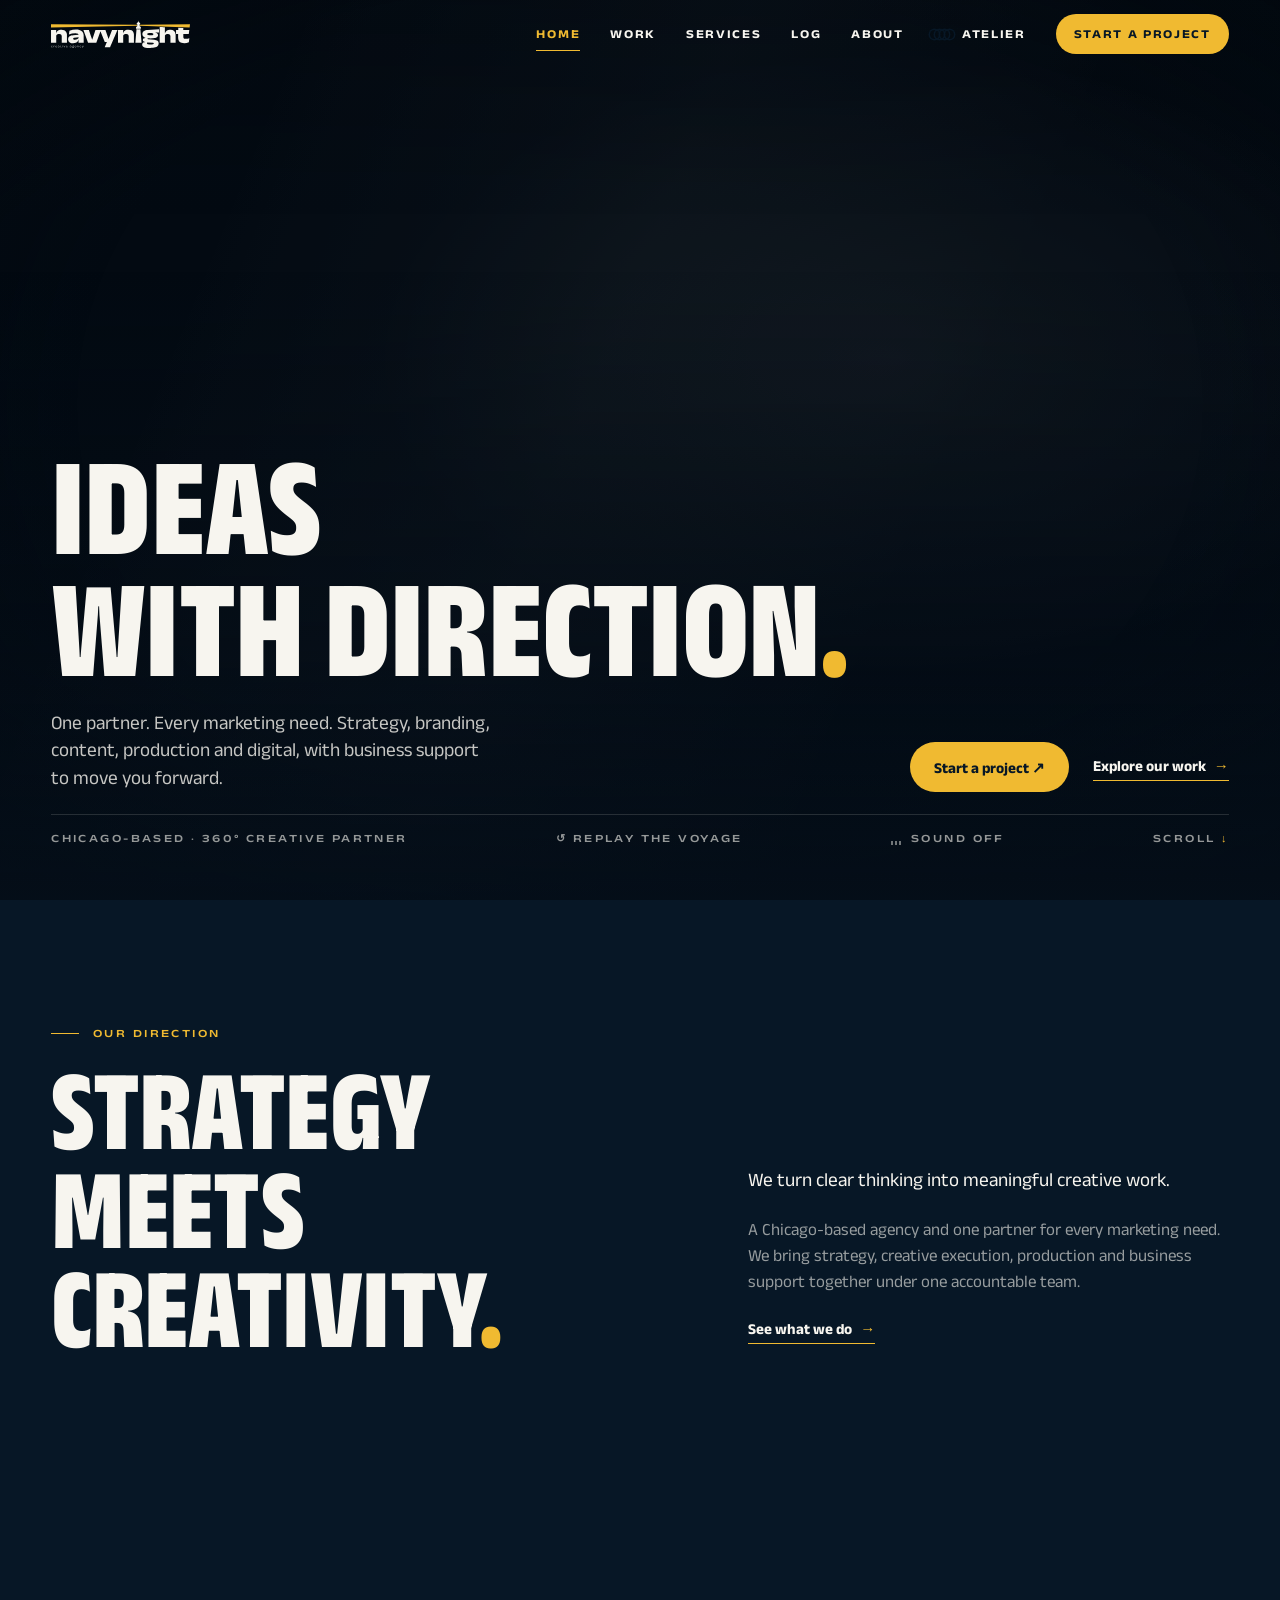
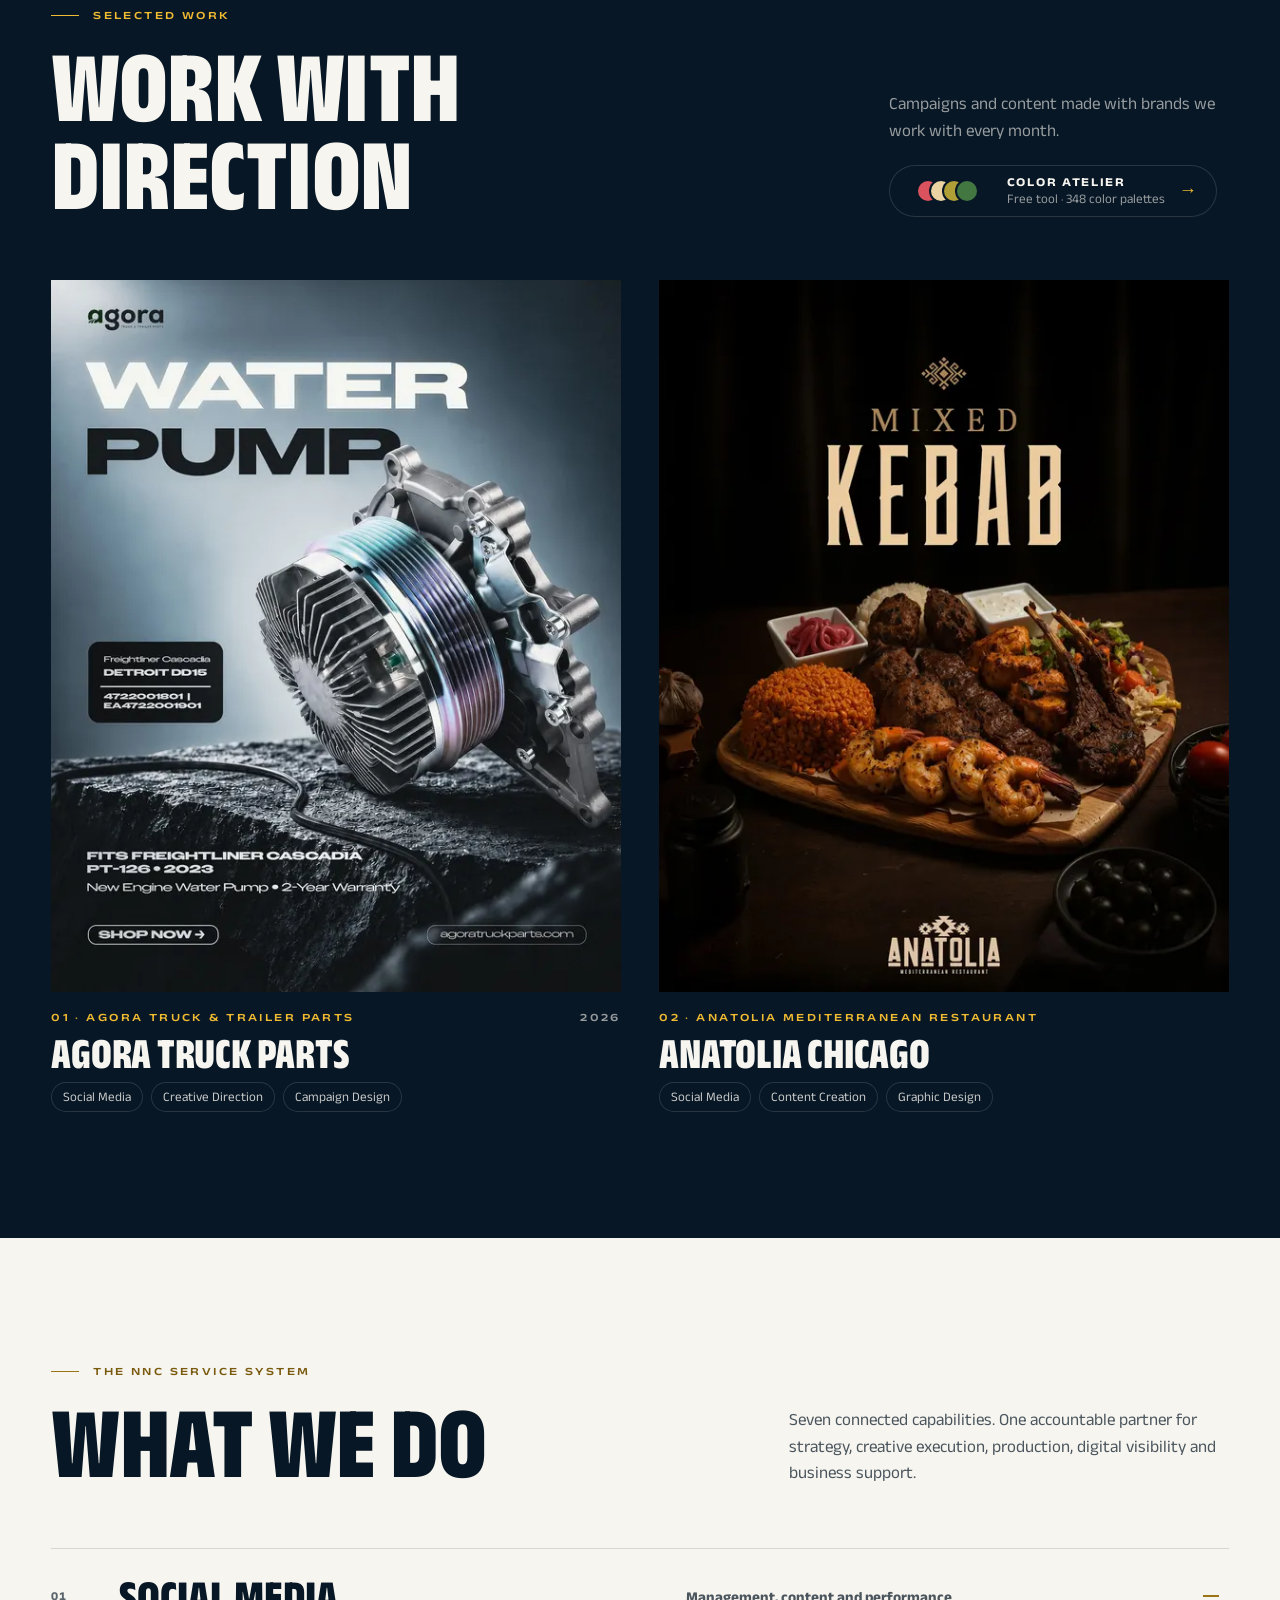
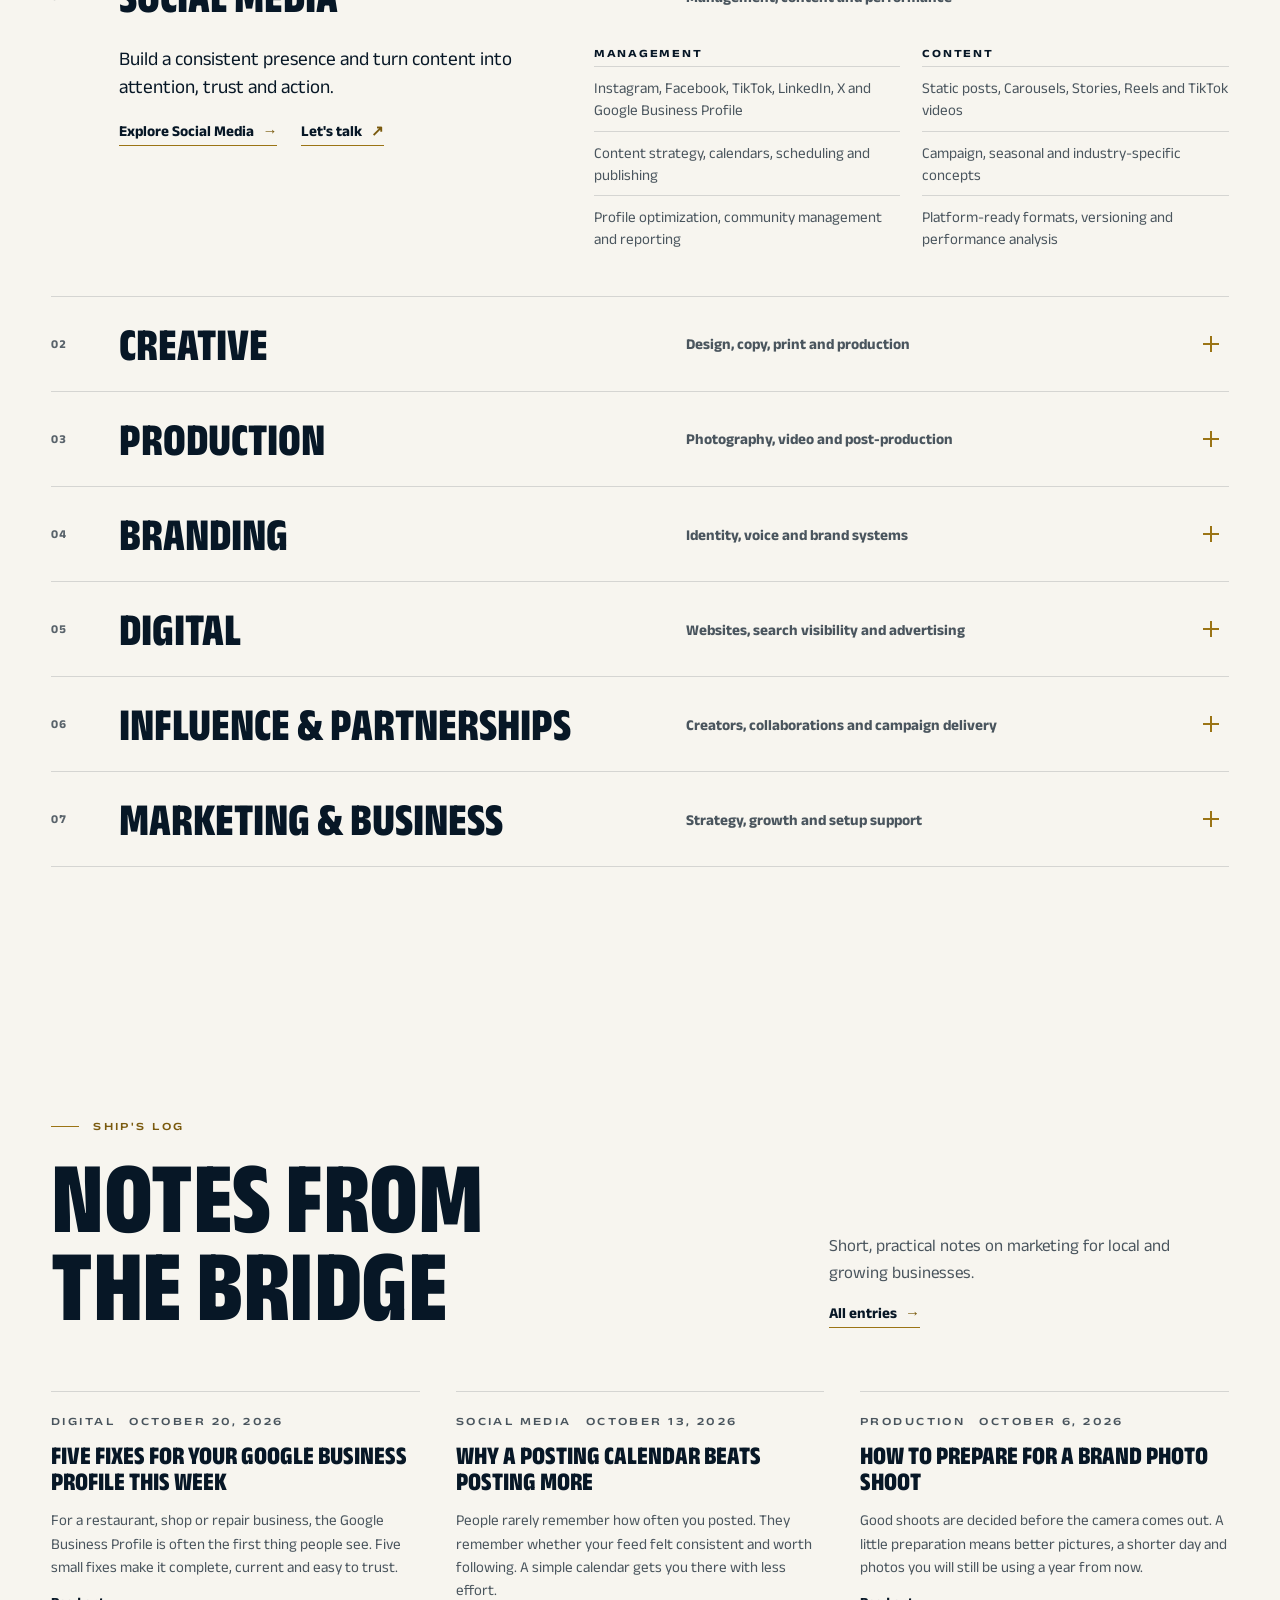
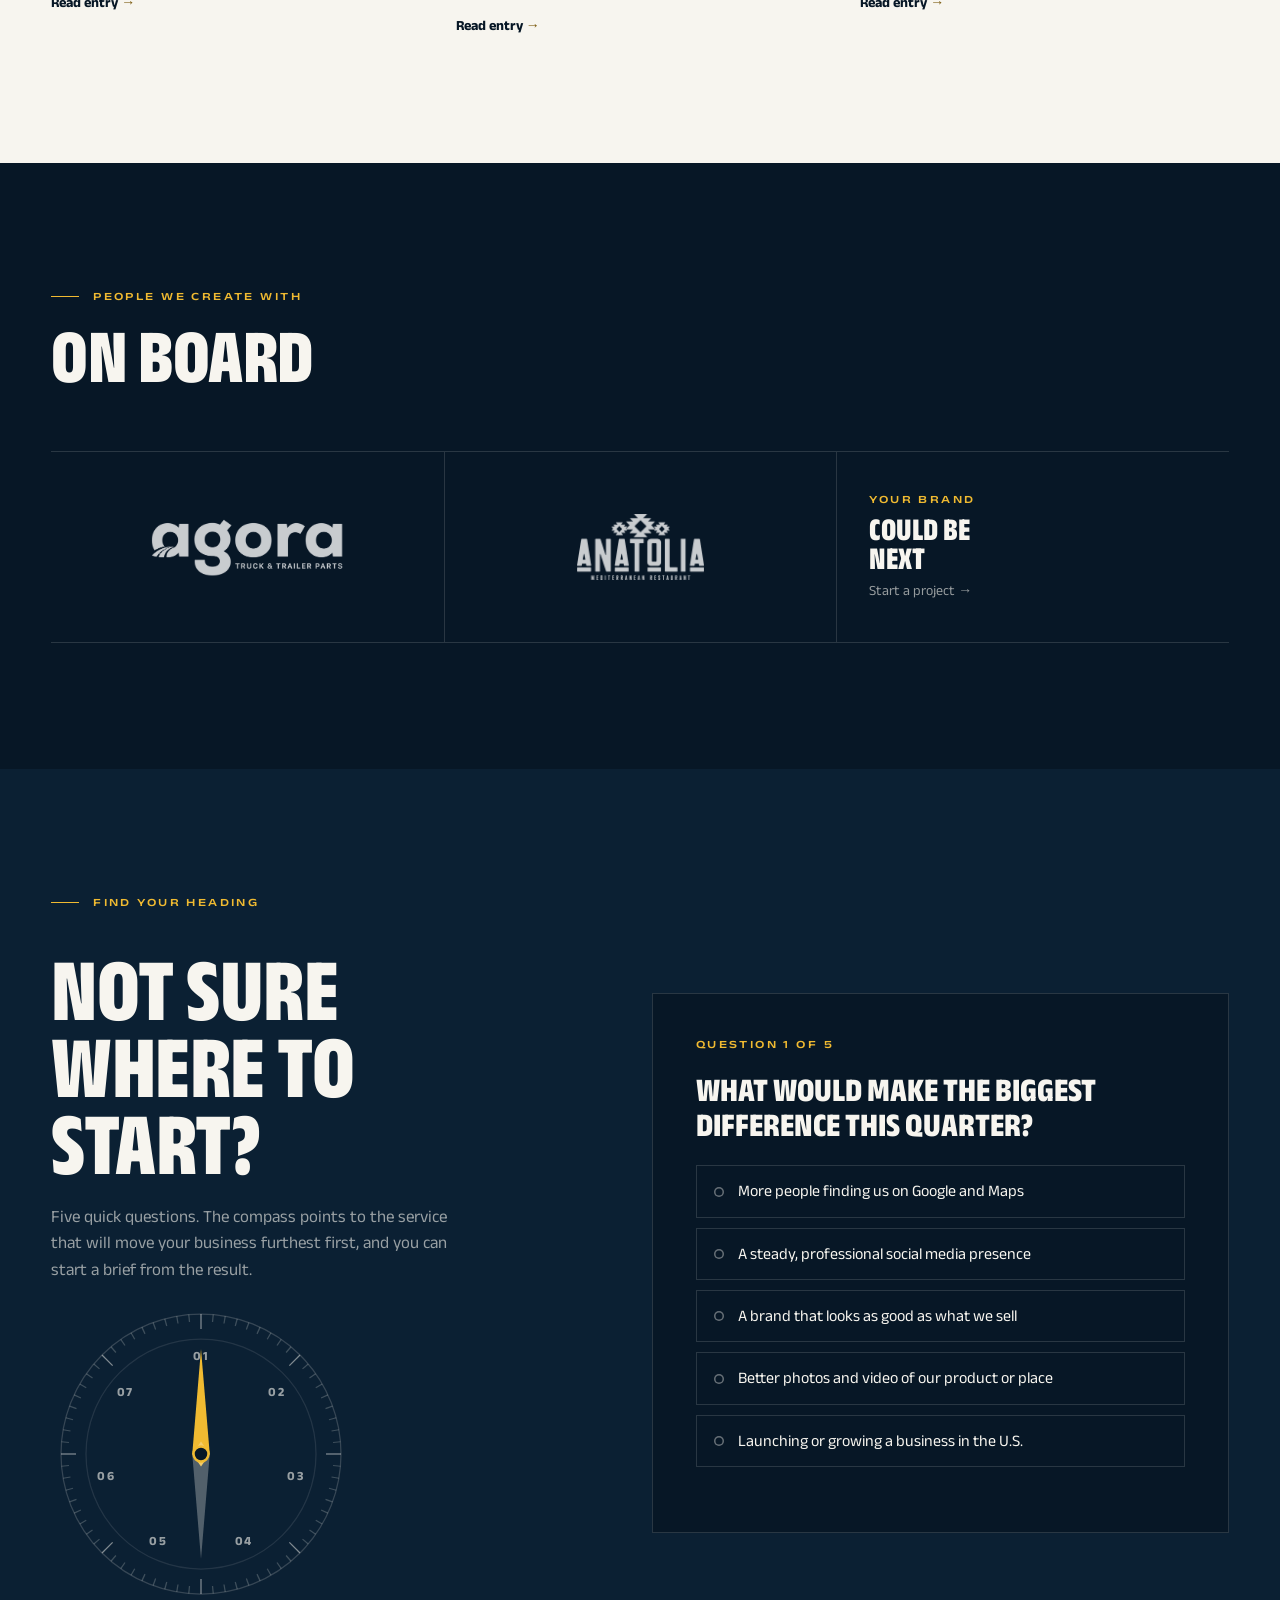
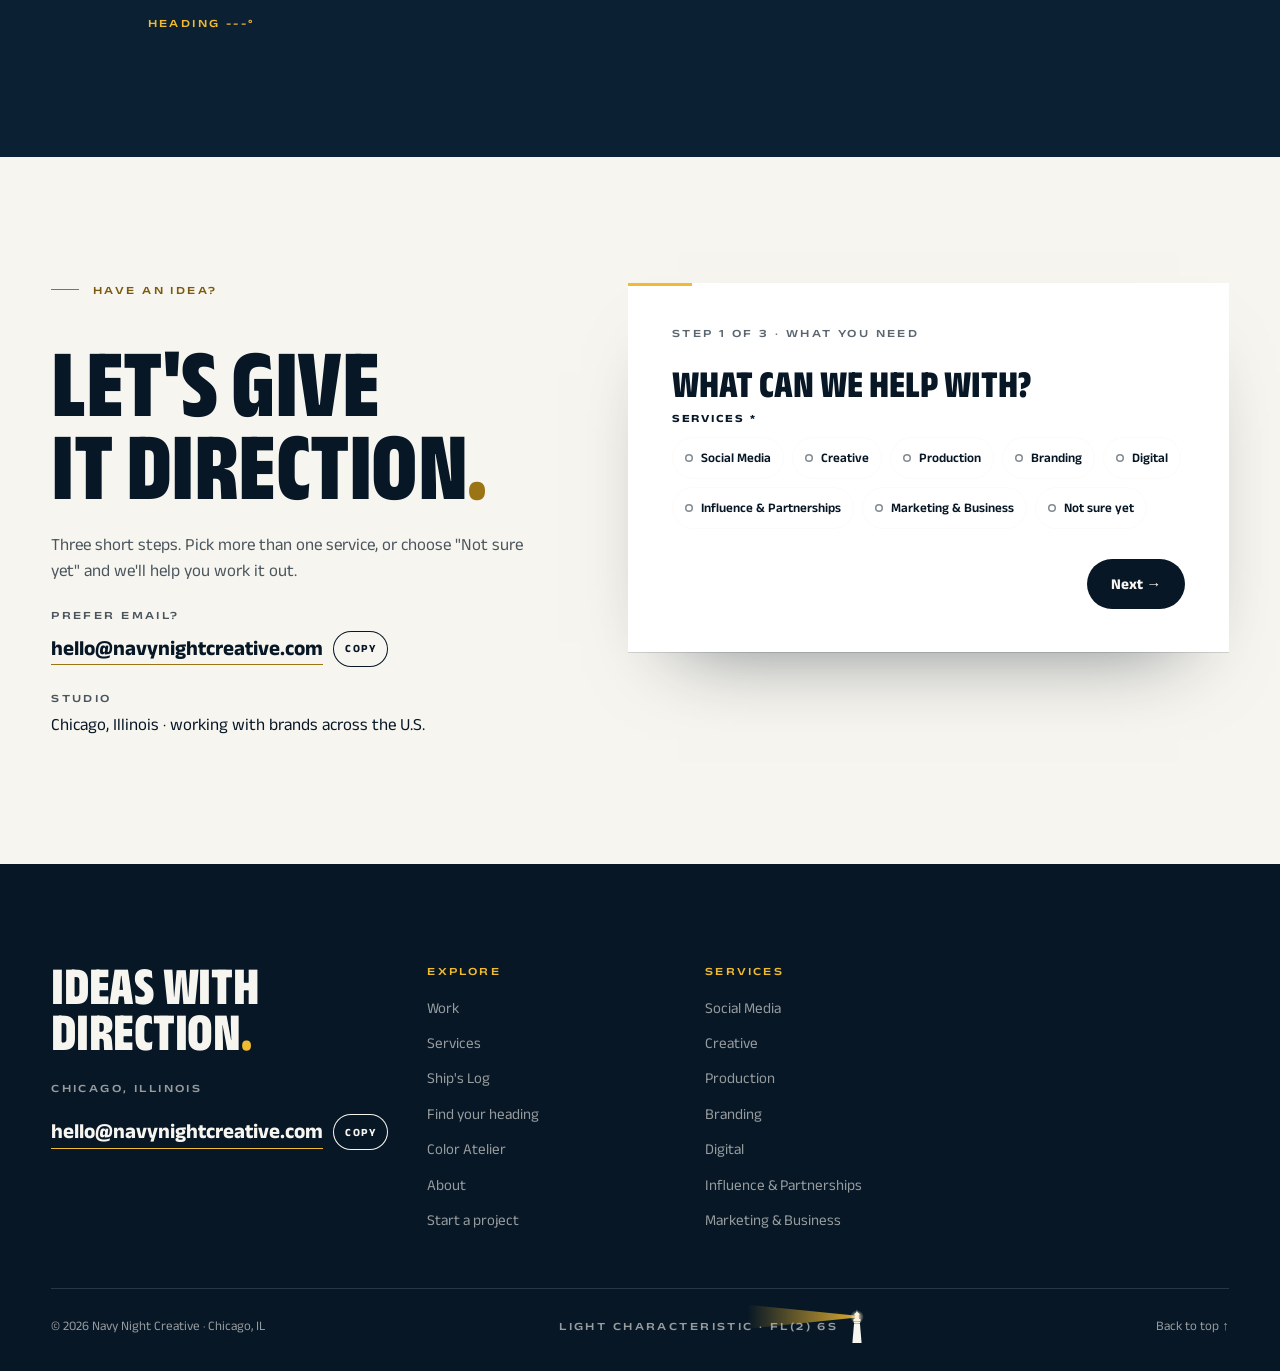
<file: index.html>
<!doctype html>
<html lang="en">
<head>
<meta charset="utf-8">
<meta name="viewport" content="width=device-width, initial-scale=1, viewport-fit=cover">
<title>Navy Night Creative — Ideas With Direction</title>
<meta name="description" content="Navy Night Creative is a Chicago-based 360° agency. One partner for social media, creative, production, branding, digital, partnerships and marketing. Ideas with direction.">
<link rel="canonical" href="https://yavasemirhan.github.io/NNC-demo/">
<meta name="theme-color" content="#071726">
<meta property="og:type" content="website">
<meta property="og:title" content="Navy Night Creative — Ideas With Direction">
<meta property="og:description" content="One partner for social media, creative, production, branding, digital, partnerships and marketing.">
<meta property="og:image" content="https://yavasemirhan.github.io/NNC-demo/assets/video/poster.jpg">
<link rel="icon" href="assets/img/lighthouse.svg" type="image/svg+xml">
<link rel="preload" as="image" href="assets/video/poster.webp" type="image/webp" media="(max-width: 820px)">
<link rel="preload" as="image" href="assets/img/hero/voyage-final-desktop.webp" type="image/webp" media="(min-width: 701px)">
<link rel="preload" as="image" href="assets/img/hero/voyage-final-mobile.webp" type="image/webp" media="(max-width: 700px)">
<link rel="preconnect" href="https://fonts.googleapis.com">
<link rel="preconnect" href="https://fonts.gstatic.com" crossorigin>
<link rel="stylesheet" href="https://fonts.googleapis.com/css2?family=Anek+Latin:wdth,wght@75..125,300..800&display=swap">
<link rel="stylesheet" href="assets/css/style.css">
<link rel="stylesheet" href="assets/css/hero-quality.css?v=20261031d">
<script type="application/ld+json">
{"@context":"https://schema.org","@type":"Organization","name":"Navy Night Creative","url":"https://navynightcreative.com","logo":"https://navynightcreative.com/brand/logo-light.svg","email":"hello@navynightcreative.com","address":{"@type":"PostalAddress","addressLocality":"Chicago","addressRegion":"IL","addressCountry":"US"},"areaServed":"US","slogan":"Ideas With Direction","description":"One partner for social media, creative, production, branding, digital, partnerships and marketing."}
</script>
<script>window.NNC_THREE_SRC=["assets/vendor/three/three.min.js", "assets/vendor/three/CopyShader.js", "assets/vendor/three/LuminosityHighPassShader.js", "assets/vendor/three/EffectComposer.js", "assets/vendor/three/RenderPass.js", "assets/vendor/three/ShaderPass.js", "assets/vendor/three/UnrealBloomPass.js"];window.NNC_STATIC_LOG=true;</script>
<script>document.documentElement.classList.add("intro-on")</script>
</head>
<body>
<a class="skip" href="#main">Skip to content</a>

<header class="site-head" id="head">
  <div class="wrap head-in">
    <a class="brand" href="#top" aria-label="Navy Night Creative, home"><img src="assets/img/logo-light.svg" alt="Navy Night Creative" width="150" height="30"></a>
    <nav class="nav" aria-label="Main">
      <a href="#top" data-nav="top">Home</a>
      <a href="#work" data-nav="work">Work</a>
      <a href="#services" data-nav="services">Services</a>
      <a href="#journal" data-nav="journal">Log</a>
      <a href="#about" data-nav="about">About</a>
      <a class="nav-atl" href="color-atelier/#k-262"><span class="atl-dots" aria-hidden="true"><i></i><i></i><i></i><i></i></span>Atelier</a>
      <a class="btn" href="#contact" data-nav="contact">Start a project</a>
    </nav>
    <button class="burger" id="burger" aria-expanded="false" aria-controls="mnav"><i aria-hidden="true"></i>Menu</button>
  </div>
</header>

<div class="mnav" id="mnav" hidden>
  <div class="mnav-top">
    <img src="assets/img/logo-light.svg" alt="" width="150" height="30" style="height:28px;width:auto">
    <button class="burger" id="mclose" style="display:inline-flex">Close</button>
  </div>
  <ol>
    <li><a href="#top"><small>01</small>Home</a></li>
    <li><a href="#work"><small>02</small>Work</a></li>
    <li><a href="#services"><small>03</small>Services</a></li>
    <li><a href="#journal"><small>04</small>Ship's Log</a></li>
    <li><a href="#about"><small>05</small>About</a></li>
    <li><a href="color-atelier/"><small>06</small>Color Atelier</a></li>
    <li><a href="#contact"><small>07</small>Contact</a></li>
  </ol>
  <a class="btn" href="#contact">Start a project ↗</a>
</div>

<div class="pt" id="pt" aria-hidden="true" hidden><span class="pt-beam"></span></div>
<div id="main">
<main id="view-home">

  <section class="hero" id="top" aria-label="Navy Night Creative">
    <canvas id="scene" aria-hidden="true"></canvas>
    <video class="hero-vid" id="heroVid" muted playsinline preload="metadata" poster="assets/video/poster.webp" aria-hidden="true" hidden></video>
    <picture class="cinematic-final" id="cinematicFinal" aria-hidden="true">
      <source media="(max-width: 700px)" srcset="assets/img/hero/voyage-final-mobile.webp">
      <img src="assets/img/hero/voyage-final-desktop.webp" alt="" width="1672" height="941" decoding="async" fetchpriority="high">
    </picture>
    <svg class="lh-fallback" viewBox="0 0 125.31 461.37" aria-hidden="true"><g fill="#f7f5ef"><path  d="M125.05,461.37H0s.16-3.23.16-3.23l15.04-177.89,7.28-83.31c26.65-5.31,53.28-5.38,79.95.09l22.62,264.33Z"></path><path  d="M79.83,165.91c-21.81-1.48-44.68-.95-66.16,4.92l.02-31.43c0-.73,1.14-1.74,1.68-1.66.68.09,1.42.82,1.91,1.71,3.92-1.06,7.73-2.11,11.83-2.5l.45-7.05c2.42-1.13,5.16-1.33,8.13-1.88.84-13.55.45-26.9.26-40.33l.21-4.51c-2.5.36-4.52.74-6.98,1.75-1.71-3.1,0-7.38-1.22-8.94-.51-.65-1.92-1.01-3-1.49-.95-2.1-1.01-5.19.06-7.19l29.12-25.02c.62-1.64.62-3.55.67-5.24,1.46-.18,2.32-.72,2.45-2.13s-.16-2.29-1.85-2.63c-.99-4.66-.45-9.68,3.73-12.25l.94-15.06.74-.02.88,14.92c4.27,2.66,4.83,7.18,4.04,12.34-1.3.51-1.9.76-2.05,2.14-.2,1.9.61,1.98,2.23,2.69.68,1.22.67,3.27.63,4.86l29.55,25.18c.77,2.33.94,5.25-.06,7.46-1.14.5-2.78.7-3.23,1.42-1.29,2.08.84,5.23-.91,8.95-2.28-.79-4.21-1.33-7.01-1.67l-.03,43.5c1.44,3.2,8.34.96,8.5,3.89l.35,6.2c4.15.5,8.01,1.29,11.93,2.48.54-.56,1.2-1.37,1.71-1.45s1.47.69,2,1.27v31.5c-10.87-2.64-20.79-4.13-31.52-4.71Z"></path><path  d="M73.2,190.12c-7.14-.48-14.27-.48-21.41,0-9.84.85-19.43,1.19-29.41,4.02-.61-7.74-3.64-14.2-9.24-19.99,8.75-3.19,17.42-3.67,26.31-4.91,15.16-1.22,30.64-1.29,45.79,0,8.9,1.25,17.55,1.75,26.67,4.85-5.37,5.72-9.08,12.19-9.36,20.1-9.77-2.62-19.43-3.24-29.35-4.06Z"></path></g></svg>
    <div class="hero-mist" aria-hidden="true"></div>
    <div class="vignette" aria-hidden="true"></div>
    <div class="flash" id="flash" aria-hidden="true"></div>

    <div class="letterbox t" aria-hidden="true"></div><div class="letterbox b" aria-hidden="true"></div>

    <div class="log" id="log" aria-live="polite">
      <span class="label stamp" id="logStamp">Ship's log · 02:14</span>
      <span class="line" id="logLine"></span>
    </div>
    <button class="snd snd-intro" id="sndIntro" type="button" aria-pressed="false" hidden><span class="snd-bars" aria-hidden="true"><i></i><i></i><i></i></span><span class="snd-l">Sound off</span></button>
    <button class="skip-intro" id="skipIntro" type="button">Skip intro →</button>

    <div class="hero-scrim" aria-hidden="true"></div>
    <div class="hero-ui" id="heroUi">
      <div class="wrap">
        <h1 class="hero-h big reveal-item" id="heroH">Ideas<br>with direction<em>.</em></h1>
        <div class="hero-row reveal-item">
          <p class="lede">One partner. Every marketing need. Strategy, branding, content, production and digital, with business support to move you forward.</p>
          <div class="hero-ctas"><a class="btn" href="#contact">Start a project ↗</a><a class="arrow-link" href="#work">Explore our work <span>→</span></a></div>
        </div>
        <div class="hero-meta label reveal-item">
          <span>Chicago-based · 360° creative partner</span>
          <button class="replay label" id="replay" type="button" data-new>↺ Replay the voyage</button>
          <button class="snd label" id="sndBtn" type="button" aria-pressed="false"><span class="snd-bars" aria-hidden="true"><i></i><i></i><i></i></span><span class="snd-l">Sound off</span></button>
          <a href="#direction" style="text-decoration:none">Scroll <span class="gold">↓</span></a>
        </div>
      </div>
    </div>
  </section>

  <section class="sec mani" id="direction" aria-labelledby="mani-h">
    <div class="wrap">
      <div class="mani-in">
        <div><span class="label gold eyebrow">Our direction</span><h2 class="big" id="mani-h">Strategy<br>meets<br>creativity<em>.</em></h2></div>
        <div class="mani-side">
          <p class="lede">We turn clear thinking into meaningful creative work.</p>
          <p class="muted">A Chicago-based agency and one partner for every marketing need. We bring strategy, creative execution, production and business support together under one accountable team.</p>
          <a class="arrow-link" href="#services">See what we do <span>→</span></a>
        </div>
      </div>
    </div>
  </section>

  <section class="sec" id="work" aria-labelledby="work-h">
    <div class="wrap">
      <div class="sec-head">
        <div><span class="label gold eyebrow">Selected work</span><h2 class="big" id="work-h">Work with<br>direction</h2></div>
        <div style="display:grid;gap:22px;justify-items:start"><p class="muted" style="max-width:34ch">Campaigns and content made with brands we work with every month.</p><a class="atl" href="color-atelier/#k-262"><span class="atl-dots" aria-hidden="true"><i></i><i></i><i></i><i></i></span><span class="atl-t"><b>Color Atelier</b><small>Free tool · 348 color palettes</small></span><span class="arw" aria-hidden="true">→</span></a></div>
      </div>
      <div class="work-grid" id="workGrid"></div>
    </div>
  </section>

  <section class="sec cream" id="services" aria-labelledby="svc-h">
    <div class="wrap">
      <div class="sec-head">
        <div><span class="label eyebrow">The NNC service system</span><h2 class="big" id="svc-h">What we do</h2></div>
        <p class="muted" style="max-width:44ch">Seven connected capabilities. One accountable partner for strategy, creative execution, production, digital visibility and business support.</p>
      </div>
      <div id="svcList"></div>
    </div>
  </section>

  <section class="sec cream" id="journal" aria-labelledby="jr-h">
    <div class="wrap">
      <div class="sec-head">
        <div><span class="label eyebrow">Ship's Log</span><h2 class="big" id="jr-h">Notes from<br>the bridge</h2></div>
        <div style="display:grid;gap:16px;justify-items:start"><p class="muted" style="max-width:40ch">Short, practical notes on marketing for local and growing businesses.</p><a class="arrow-link" href="#log">All entries <span>→</span></a></div>
      </div>
      <div class="jr-grid" id="jrGrid"></div>
    </div>
  </section>

  <section class="sec" id="clients" aria-labelledby="cl-h">
    <div class="wrap">
      <div class="sec-head"><div><span class="label gold eyebrow">People we create with</span><h2 class="big" id="cl-h" style="font-size:clamp(2.6rem,6vw,5rem)">On board</h2></div></div>
      <div class="logos">
        <a href="#case-agora" aria-label="Agora Truck &amp; Trailer Parts case study"><img src="assets/img/clients/agora.webp" alt="Agora Truck &amp; Trailer Parts" width="520" height="173" loading="lazy" decoding="async"></a>
        <a href="#case-anatolia" aria-label="Anatolia Mediterranean Restaurant case study"><img src="assets/img/clients/anatolia.webp" alt="Anatolia Mediterranean Restaurant" width="520" height="271" loading="lazy" decoding="async"></a>
        <a class="next" href="#contact"><span class="label gold">Your brand</span><b>Could be<br>next</b><span class="muted" style="font-size:14px">Start a project →</span></a>
      </div>
    </div>
  </section>

  <section class="sec cmp" id="compass" aria-labelledby="cmp-h">
    <div class="wrap cmp-in">
      <div class="cmp-side">
        <span class="label gold eyebrow">Find your heading</span>
        <h2 class="big" id="cmp-h">Not sure<br>where to start?</h2>
        <p class="muted" style="max-width:40ch">Five quick questions. The compass points to the service that will move your business furthest first, and you can start a brief from the result.</p>
        <div class="cmp-dial" aria-hidden="true">
          <svg viewBox="-120 -120 240 240">
            <circle r="112" fill="none" stroke="currentColor" stroke-opacity=".18"/>
            <circle r="92" fill="none" stroke="currentColor" stroke-opacity=".1"/>
            <g id="cmpTicks" stroke="currentColor"></g>
            <g id="cmpLabels"></g>
            <g id="cmpNeedle" style="transition:transform 1.1s cubic-bezier(.2,.8,.2,1)"><path d="M0 -84 L7 0 L0 10 L-7 0Z" fill="#f0ba31"/><path d="M0 84 L7 0 L0 -10 L-7 0Z" fill="currentColor" fill-opacity=".3"/></g>
            <circle r="6" fill="#071726" stroke="#f0ba31" stroke-width="2"/>
          </svg>
          <span class="label cmp-hdg" id="cmpHdg">Heading ---°</span>
        </div>
      </div>
      <div class="cmp-card" id="cmpCard" aria-live="polite"></div>
    </div>
  </section>

  <section class="sec cream" id="contact" aria-labelledby="ct-h">
    <div class="wrap contact-in">
      <div class="contact-side">
        <span class="label eyebrow" style="color:var(--gold-ink)">Have an idea?</span>
        <h2 class="big" id="ct-h">Let's give<br>it direction<span style="color:var(--gold-deep)">.</span></h2>
        <p class="muted">Three short steps. Pick more than one service, or choose "Not sure yet" and we'll help you work it out.</p>
        <div style="display:grid;gap:8px">
          <span class="label" style="color:var(--navy-72)">Prefer email?</span>
          <div class="mail-row"><a href="mailto:hello@navynightcreative.com">hello@navynightcreative.com</a><button class="copy-btn" type="button" data-copy="hello@navynightcreative.com">Copy</button></div>
        </div>
        <div style="display:grid;gap:6px"><span class="label" style="color:var(--navy-72)">Studio</span><span>Chicago, Illinois · working with brands across the U.S.</span></div>
      </div>
      <div class="planner" id="planner">
        <form id="brief" novalidate>
          <p class="label step-count" id="stepCount" aria-live="polite">Step 1 of 3 · What you need</p>
          <fieldset class="pstep" data-step="0">
            <legend>What can we help with?</legend>
            <div>
              <span class="qlabel" id="q-svc">Services <span aria-hidden="true">*</span></span>
              <div class="chips" id="svc-chips" role="group" aria-labelledby="q-svc"></div>
              <p class="err" id="err-svc" role="alert"></p>
            </div>
          </fieldset>
          <fieldset class="pstep" data-step="1" hidden>
            <legend>Scope and timing</legend>
            <div data-note="Bütçe aralıkları patronla belirlenecek; istenirse bu soru kaldırılır.">
              <span class="qlabel" id="q-bud">Budget range</span>
              <div class="chips" role="radiogroup" aria-labelledby="q-bud">
                <label class="chip"><input type="radio" name="budget" id="b1" value="Under $2,500"><span>Under $2,500</span></label>
                <label class="chip"><input type="radio" name="budget" id="b2" value="$2,500 to $5,000"><span>$2,500 to $5,000</span></label>
                <label class="chip"><input type="radio" name="budget" id="b3" value="$5,000 to $10,000"><span>$5,000 to $10,000</span></label>
                <label class="chip"><input type="radio" name="budget" id="b4" value="$10,000+"><span>$10,000+</span></label>
                <label class="chip"><input type="radio" name="budget" id="b5" value="Not sure yet"><span>Not sure yet</span></label>
              </div>
            </div>
            <div>
              <span class="qlabel" id="q-time">When do you want to start?</span>
              <div class="chips" role="radiogroup" aria-labelledby="q-time">
                <label class="chip"><input type="radio" name="timeline" id="t1" value="As soon as possible"><span>As soon as possible</span></label>
                <label class="chip"><input type="radio" name="timeline" id="t2" value="Within a month"><span>Within a month</span></label>
                <label class="chip"><input type="radio" name="timeline" id="t3" value="In 1 to 3 months"><span>In 1 to 3 months</span></label>
                <label class="chip"><input type="radio" name="timeline" id="t4" value="Just exploring"><span>Just exploring</span></label>
              </div>
            </div>
            <div class="chips"><label class="chip"><input type="checkbox" name="ongoing" id="ongoing" value="yes"><span>I'm looking for an ongoing monthly partner</span></label></div>
          </fieldset>
          <fieldset class="pstep" data-step="2" hidden>
            <legend>About you</legend>
            <div class="fields">
              <div class="field"><label for="f-name">Name *</label><input id="f-name" name="name" autocomplete="name" placeholder="Your name"><p class="err" id="err-name"></p></div>
              <div class="field"><label for="f-email">Email *</label><input id="f-email" name="email" type="email" autocomplete="email" placeholder="you@company.com"><p class="err" id="err-email"></p></div>
              <div class="field"><label for="f-company">Company</label><input id="f-company" name="company" autocomplete="organization" placeholder="Your company"></div>
              <div class="field"><label for="f-site">Website or Instagram</label><input id="f-site" name="site" placeholder="yourbrand.com or @yourbrand"></div>
              <div class="field full"><label for="f-msg">Message *</label><textarea id="f-msg" name="message" placeholder="What are you working on, and what would a good result look like?"></textarea><p class="err" id="err-msg"></p></div>
              <div class="hp" aria-hidden="true"><label for="f-hp">Leave empty</label><input id="f-hp" name="hp" tabindex="-1" autocomplete="off"></div>
            </div>
            <p class="proto" data-note="Canlı sitede mevcut form uç noktası ve güvenlik kontrolü (Turnstile) korunacak. Bu prototip gönderim yapmıyor.">Security check runs here on the live site.</p>
          </fieldset>
          <div class="pnav">
            <button type="button" class="btn ghost" id="p-back" hidden>← Back</button>
            <span class="saved" id="saved" aria-live="polite"></span>
            <button type="button" class="btn dark" id="p-next">Next →</button>
            <button type="submit" class="btn" id="p-send" hidden>Send brief ↗</button>
          </div>
        </form>
        <div class="done-view" id="done" hidden tabindex="-1">
          <span class="label" style="color:var(--gold-ink)">Brief ready</span>
          <h3 class="h3" id="done-h" style="font-size:2.4rem">Thanks.</h3>
          <p class="muted">Here is the brief we'll start from. Copy it if you want to keep a record.</p>
          <pre id="done-brief"></pre>
          <div class="mail-row"><button class="btn dark" type="button" id="copy-brief">Copy brief</button><button class="btn ghost" type="button" id="restart">Start another</button></div>
          <p class="proto">Prototype preview: this form does not send yet. On the live site it posts to the existing contact form.</p>
        </div>
      </div>
    </div>
  </section>
</main>
<main id="view-page" hidden></main>
</div>

<footer class="foot">
  <div class="wrap">
    <div class="foot-top">
      <div style="display:grid;gap:18px;align-content:start">
        <h2 class="big foot-big">Ideas with<br>direction<span class="gold">.</span></h2>
        <p class="label" style="color:var(--cream-60)">Chicago, Illinois</p>
        <div class="mail-row"><a href="mailto:hello@navynightcreative.com">hello@navynightcreative.com</a><button class="copy-btn" type="button" data-copy="hello@navynightcreative.com">Copy</button></div>
      </div>
      <div><h3>Explore</h3><ul><li><a href="#work">Work</a></li><li><a href="#services">Services</a></li><li><a href="#journal">Ship's Log</a></li><li><a href="#compass">Find your heading</a></li><li><a href="color-atelier/">Color Atelier</a></li><li><a href="#about">About</a></li><li><a href="#contact">Start a project</a></li></ul></div>
      <div><h3>Services</h3><ul id="foot-svcs"></ul></div>
      <div class="review-only" style="align-content:start"><h3>Follow</h3>
        <ul data-note="Sosyal medya linkleri işletmeden alınacak."><li><a href="#top">Instagram</a></li><li><a href="#top">LinkedIn</a></li><li><a href="#top">TikTok</a></li></ul>
      </div>
    </div>
    <div class="foot-bottom"><span>© 2026 Navy Night Creative · Chicago, IL</span><span class="sig-note"><span class="label">Light characteristic · Fl(2) 6s</span><span class="mini-lh"><span class="mb"></span><span class="lamp"></span><svg viewBox="0 0 125.31 461.37" aria-hidden="true"><g fill="currentColor"><path  d="M125.05,461.37H0s.16-3.23.16-3.23l15.04-177.89,7.28-83.31c26.65-5.31,53.28-5.38,79.95.09l22.62,264.33Z"></path><path  d="M79.83,165.91c-21.81-1.48-44.68-.95-66.16,4.92l.02-31.43c0-.73,1.14-1.74,1.68-1.66.68.09,1.42.82,1.91,1.71,3.92-1.06,7.73-2.11,11.83-2.5l.45-7.05c2.42-1.13,5.16-1.33,8.13-1.88.84-13.55.45-26.9.26-40.33l.21-4.51c-2.5.36-4.52.74-6.98,1.75-1.71-3.1,0-7.38-1.22-8.94-.51-.65-1.92-1.01-3-1.49-.95-2.1-1.01-5.19.06-7.19l29.12-25.02c.62-1.64.62-3.55.67-5.24,1.46-.18,2.32-.72,2.45-2.13s-.16-2.29-1.85-2.63c-.99-4.66-.45-9.68,3.73-12.25l.94-15.06.74-.02.88,14.92c4.27,2.66,4.83,7.18,4.04,12.34-1.3.51-1.9.76-2.05,2.14-.2,1.9.61,1.98,2.23,2.69.68,1.22.67,3.27.63,4.86l29.55,25.18c.77,2.33.94,5.25-.06,7.46-1.14.5-2.78.7-3.23,1.42-1.29,2.08.84,5.23-.91,8.95-2.28-.79-4.21-1.33-7.01-1.67l-.03,43.5c1.44,3.2,8.34.96,8.5,3.89l.35,6.2c4.15.5,8.01,1.29,11.93,2.48.54-.56,1.2-1.37,1.71-1.45s1.47.69,2,1.27v31.5c-10.87-2.64-20.79-4.13-31.52-4.71Z"></path><path  d="M73.2,190.12c-7.14-.48-14.27-.48-21.41,0-9.84.85-19.43,1.19-29.41,4.02-.61-7.74-3.64-14.2-9.24-19.99,8.75-3.19,17.42-3.67,26.31-4.91,15.16-1.22,30.64-1.29,45.79,0,8.9,1.25,17.55,1.75,26.67,4.85-5.37,5.72-9.08,12.19-9.36,20.1-9.77-2.62-19.43-3.24-29.35-4.06Z"></path></g></svg></span></span><a href="#top">Back to top ↑</a></div>
  </div>
</footer>

<dialog class="lb" id="lb" aria-label="Image viewer">
  <div class="lb-in">
    <div class="lb-top"><span class="label" id="lb-title"></span><button class="lb-btn" id="lb-close" aria-label="Close">✕</button></div>
    <div class="lb-stage"><img id="lb-img" alt=""></div>
    <div class="lb-bottom"><span id="lb-cap"></span><div class="lb-arrows"><button class="lb-btn" id="lb-prev" aria-label="Previous image">←</button><button class="lb-btn" id="lb-next" aria-label="Next image">→</button></div></div>
  </div>
</dialog>



<div class="toast" id="toast" role="status"></div>

<script src="assets/js/app.js?v=20261031d" defer></script>
</body>
</html>
</file>
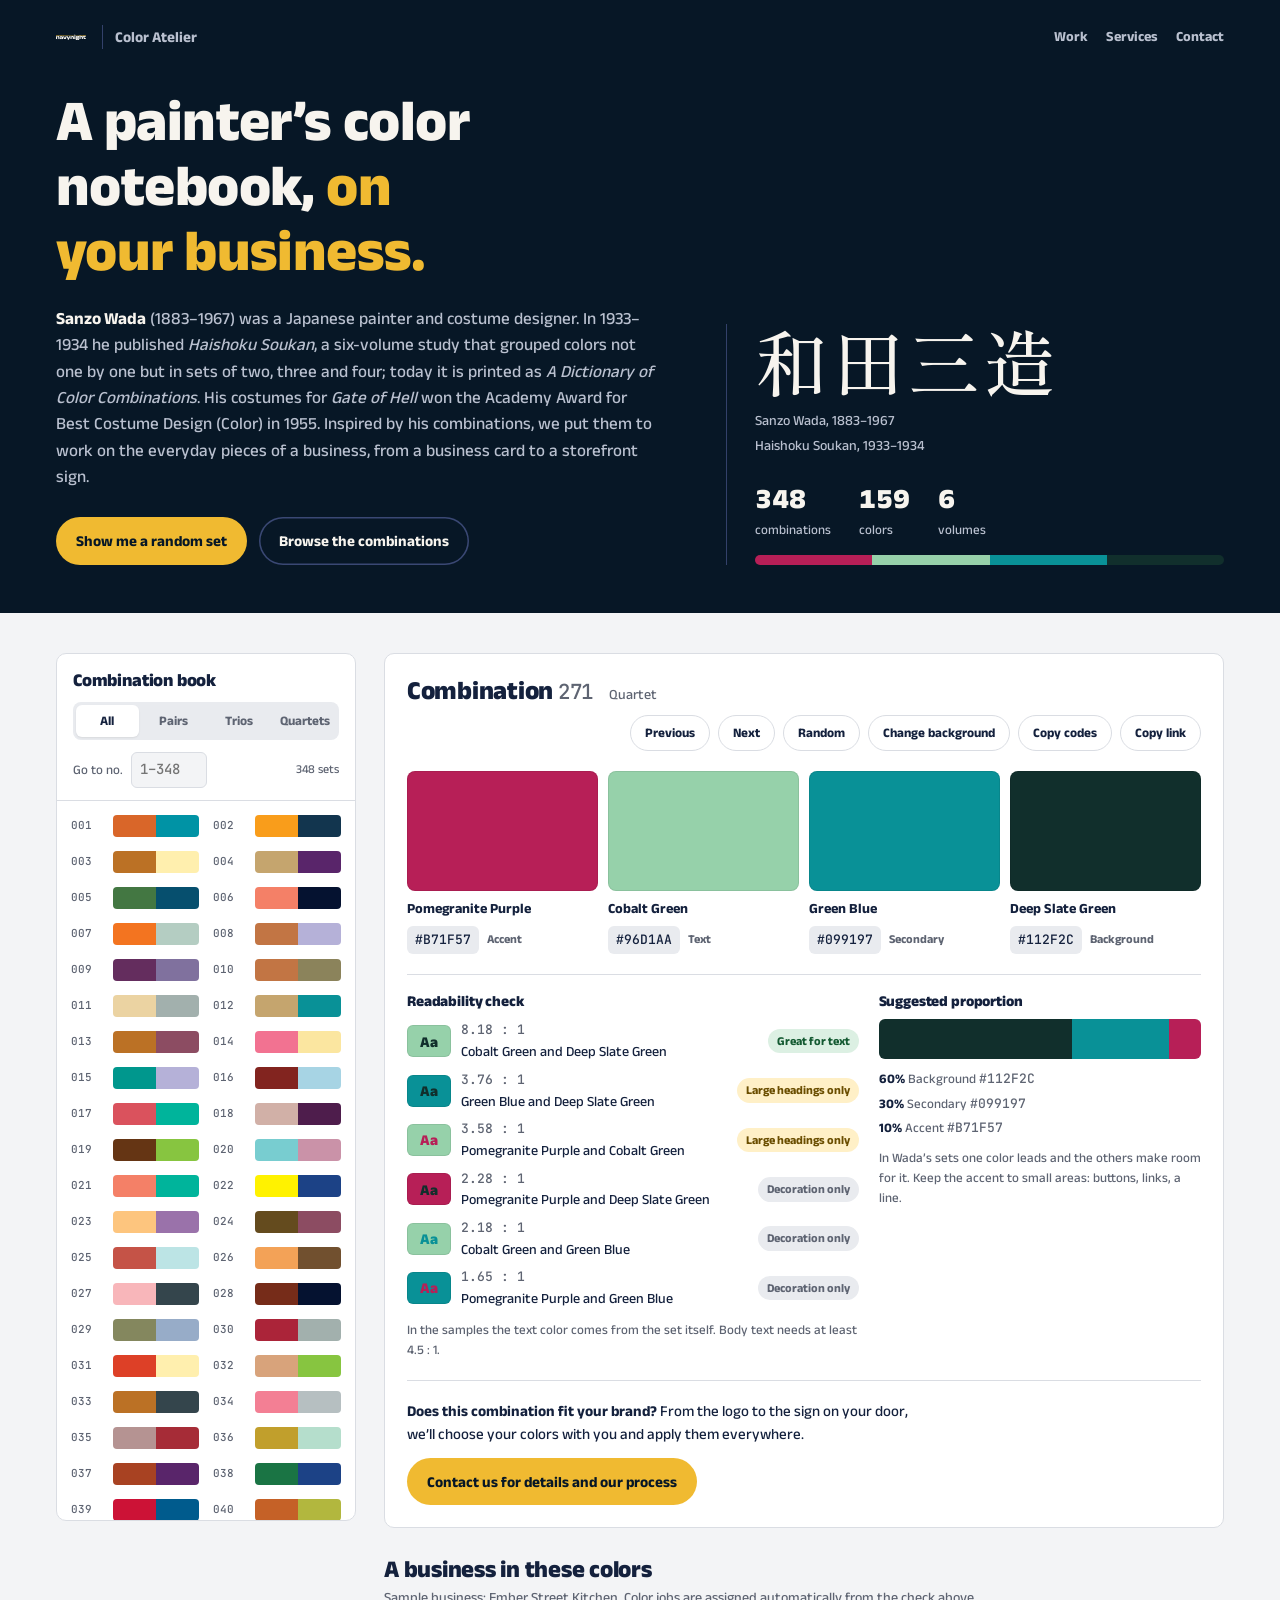
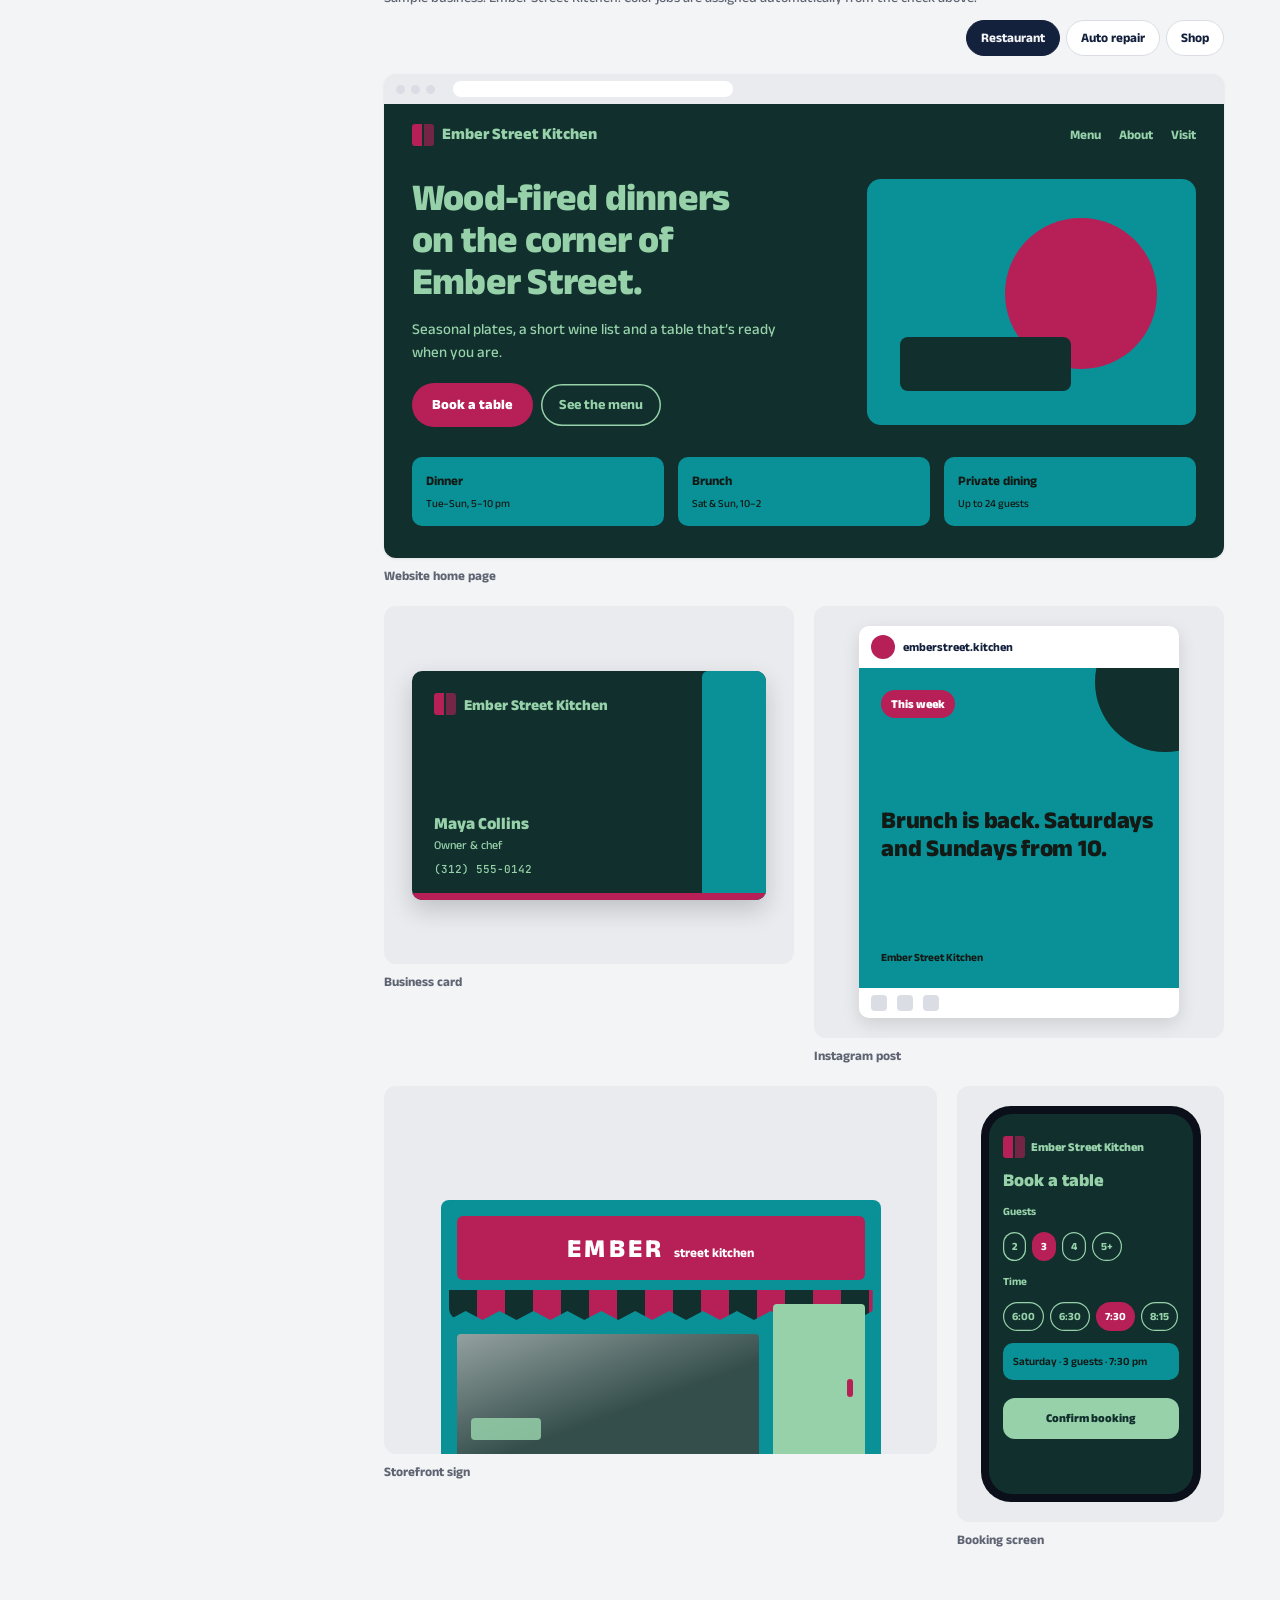
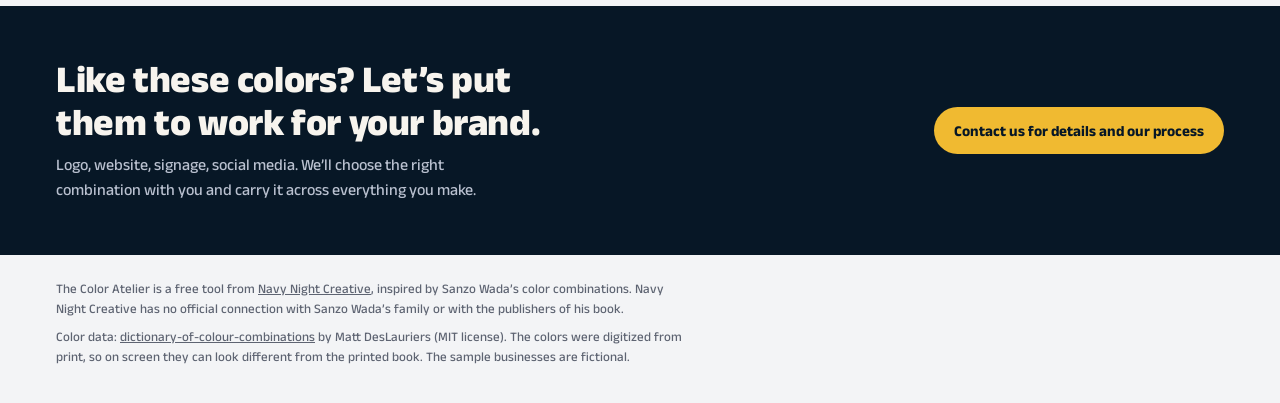
<file: color-atelier/index.html>
<!doctype html>
<html lang="en">
<head>
<meta charset="utf-8">
<meta name="viewport" content="width=device-width, initial-scale=1, viewport-fit=cover">
<title>Color Atelier · Navy Night Creative</title>
<meta name="description" content="A free color tool by Navy Night Creative, inspired by Sanzo Wada's combinations. Try 348 color sets on a website, business card, Instagram post, storefront sign and booking screen.">
<link rel="canonical" href="https://yavasemirhan.github.io/NNC-demo/color-atelier/">
<meta property="og:type" content="website">
<meta property="og:title" content="Color Atelier · Navy Night Creative">
<meta property="og:description" content="Try 348 color combinations, inspired by Sanzo Wada, on the everyday work of a real business.">
<meta name="theme-color" content="#071726">
<link rel="icon" href="../assets/img/lighthouse.svg" type="image/svg+xml">
<link rel="preconnect" href="https://fonts.googleapis.com">
<link rel="preconnect" href="https://fonts.gstatic.com" crossorigin>
<link rel="stylesheet" href="https://fonts.googleapis.com/css2?family=Anek+Latin:wdth,wght@75..125,400..800&family=JetBrains+Mono:wght@500&family=Shippori+Mincho:wght@600&display=swap">
<style>
body{margin:0}
img{max-width:100%}
[hidden]{display:none!important}
/* Layout: a navy story band, then the combination book on the left and the selected set with five sample pieces on the right. The interface stays quiet; the combinations carry the color. */
:root{
  --navy:#14213D; --coral:#FF6B4A; --on-coral:#14213D; --coral-ink:#C8462B;
  --bg:#F3F4F6; --panel:#FFFFFF; --ink:#14213D; --muted:#5E6472; --line:#DADDE3; --chip:#E9EBEF;
  --on-navy:#F7F4EE; --on-navy-muted:#B9C0CF;
  --f-display:"Anek Latin",system-ui,-apple-system,"Segoe UI",sans-serif;
  --f-body:"Anek Latin",system-ui,-apple-system,"Segoe UI",sans-serif;
  --f-mono:"JetBrains Mono",ui-monospace,"SF Mono",Menlo,Consolas,monospace;
  --f-jp:"Shippori Mincho","Hiragino Mincho ProN","Yu Mincho",serif;
  --r:10px;
}
@media (prefers-color-scheme: dark){:root:not([data-theme="light"]){
  --bg:#0E1424; --panel:#162036; --ink:#EEF0F4; --muted:#A3AABB; --line:#2A3550; --chip:#1F2A44; --coral-ink:#FF8A70; color-scheme:dark}}
:root[data-theme="dark"]{--bg:#0E1424; --panel:#162036; --ink:#EEF0F4; --muted:#A3AABB; --line:#2A3550; --chip:#1F2A44; --coral-ink:#FF8A70; color-scheme:dark}

*{box-sizing:border-box}
body{background:var(--bg);color:var(--ink);font-family:var(--f-body);font-weight:500;font-size:16px;line-height:1.55;-webkit-font-smoothing:antialiased}
.wrap{max-width:1200px;margin:0 auto;padding-left:max(16px,env(safe-area-inset-left,0px));padding-right:max(16px,env(safe-area-inset-right,0px))}
h1,h2,h3{font-family:var(--f-display);font-weight:800;line-height:1.12;text-wrap:balance;margin:0;letter-spacing:-.01em}
button{font:inherit;color:inherit;cursor:pointer}
:focus-visible{outline:3px solid var(--coral);outline-offset:2px}
.mono{font-family:var(--f-mono);font-variant-numeric:tabular-nums}

/* story band */
.hero{background:var(--navy);color:var(--on-navy)}
.hero .wrap{padding-block:22px 48px;display:grid;gap:36px}
.topnav{display:flex;align-items:center;justify-content:space-between;gap:16px;flex-wrap:wrap}
.topnav nav{display:flex;gap:18px;flex-wrap:wrap}
.topnav nav a{color:var(--on-navy-muted);text-decoration:none;font-weight:700;font-size:14px}
.topnav nav a:hover{color:var(--on-navy)}
.nnc-logo{width:132px;height:auto;display:block}
.brand a{display:flex}
.brand{display:flex;align-items:center;gap:10px;font-weight:800;font-size:19px;letter-spacing:-.02em}
.brand svg{width:30px;height:30px}
.brand span{color:var(--on-navy-muted);font-weight:700;font-size:15px;letter-spacing:0;margin-left:6px;padding-left:12px;border-left:1px solid #33416A}
.hero-grid{display:grid;grid-template-columns:minmax(0,1.25fr) minmax(0,1fr);gap:48px;align-items:end}
.hero h1{font-size:clamp(34px,5.2vw,58px);max-width:15ch}
.hero h1 em{font-style:normal;color:var(--coral)}
.story{color:var(--on-navy-muted);max-width:60ch;margin:22px 0 0;font-size:17px}
.story strong{color:var(--on-navy);font-weight:700}
.hero-actions{display:flex;flex-wrap:wrap;gap:12px;margin-top:28px}
.btn{display:inline-flex;align-items:center;gap:8px;border:0;border-radius:999px;padding:12px 20px;font-weight:700;font-size:15px;text-decoration:none}
.btn-coral{background:var(--coral);color:var(--on-coral)}
.btn-ghost{background:transparent;color:var(--on-navy);box-shadow:inset 0 0 0 1.5px #3A4874}
.btn-ghost:hover{box-shadow:inset 0 0 0 1.5px var(--on-navy-muted)}
.wada-card{border-left:1px solid #33416A;padding-left:28px;display:grid;gap:14px}
.kanji{font-family:var(--f-jp);font-size:clamp(44px,6vw,72px);line-height:1;color:var(--on-navy);writing-mode:horizontal-tb;letter-spacing:.06em}
.wada-meta{color:var(--on-navy-muted);font-size:14px;display:grid;gap:4px}
.facts{display:flex;gap:28px;flex-wrap:wrap;margin-top:6px}
.facts div{display:grid}
.facts b{font-family:var(--f-display);font-weight:800;font-size:28px;color:var(--on-navy);font-variant-numeric:tabular-nums}
.facts small{color:var(--on-navy-muted);font-size:13px}
.hero-strip{display:flex;height:10px;border-radius:999px;overflow:hidden}
.hero-strip i{flex:1}

/* atelier */
.atelier{padding-block:40px 56px}
.atelier-grid{display:grid;grid-template-columns:300px minmax(0,1fr);gap:28px;align-items:start}
.book{background:var(--panel);border:1px solid var(--line);border-radius:var(--r);position:sticky;top:calc(env(safe-area-inset-top,0px) + 16px);display:flex;flex-direction:column;max-height:calc(100vh - 32px)}
.book-head{padding:16px 16px 12px;display:grid;gap:12px;border-bottom:1px solid var(--line)}
.book-head h2{font-size:18px}
.seg{display:grid;grid-template-columns:repeat(4,1fr);background:var(--chip);border-radius:8px;padding:3px;gap:3px}
.seg button{border:0;background:transparent;border-radius:6px;padding:6px 0;font-size:13px;font-weight:700;color:var(--muted)}
.seg button[aria-pressed="true"]{background:var(--panel);color:var(--ink);box-shadow:0 1px 2px rgba(0,0,0,.08)}
.jump{display:flex;gap:8px;align-items:center}
.jump label{font-size:13px;color:var(--muted)}
.jump input{width:76px;font:inherit;font-family:var(--f-mono);font-size:14px;padding:6px 8px;border:1px solid var(--line);border-radius:6px;background:var(--bg);color:var(--ink)}
.jump .count{margin-left:auto;font-size:12px;color:var(--muted)}
.list{list-style:none;margin:0;padding:8px;overflow-y:auto;display:grid;gap:2px;grid-template-columns:1fr 1fr}
.list button{width:100%;display:grid;grid-template-columns:34px 1fr;align-items:center;gap:8px;border:0;background:transparent;border-radius:6px;padding:6px}
.list button:hover{background:var(--chip)}
.list button[aria-pressed="true"]{background:var(--chip);box-shadow:inset 0 0 0 1.5px var(--ink)}
.list .no{font-family:var(--f-mono);font-size:11px;color:var(--muted);text-align:left}
.list .sw{display:flex;height:22px;border-radius:4px;overflow:hidden}
.list .sw i{flex:1}

.main{display:grid;gap:28px;min-width:0}
.current{background:var(--panel);border:1px solid var(--line);border-radius:var(--r);padding:22px;display:grid;gap:20px}
.current-head{display:flex;flex-wrap:wrap;align-items:baseline;gap:10px 16px}
.current-head h2{font-size:26px}
.current-head h2 .mono{font-size:.8em;color:var(--muted);font-weight:500}
.current-head .kind{color:var(--muted);font-size:14px}
.current-head .tools{margin-left:auto;display:flex;gap:8px;flex-wrap:wrap}
.tbtn{border:1px solid var(--line);background:var(--panel);border-radius:999px;padding:7px 14px;font-size:13px;font-weight:700}
.tbtn:hover{border-color:var(--ink)}
.swatches{display:grid;gap:10px;grid-template-columns:repeat(var(--n),minmax(0,1fr));perspective:900px}
.swatch{display:grid;gap:8px;min-width:0}
.swatch .chip-big{height:120px;border-radius:8px;box-shadow:inset 0 0 0 1px rgba(0,0,0,.08);transform-origin:top center}
.swatches.fold .chip-big{animation:fold .5s cubic-bezier(.3,.7,.2,1) both}
.swatches.fold .swatch:nth-child(2) .chip-big{animation-delay:.05s}
.swatches.fold .swatch:nth-child(3) .chip-big{animation-delay:.1s}
.swatches.fold .swatch:nth-child(4) .chip-big{animation-delay:.15s}
@keyframes fold{from{transform:rotateX(-70deg);opacity:.4}to{transform:none;opacity:1}}
@media (prefers-reduced-motion:reduce){.swatches.fold .chip-big{animation:none}}
.swatch .nm{font-weight:700;font-size:14px;line-height:1.3;overflow-wrap:anywhere}
.swatch .row{display:flex;align-items:center;gap:8px;flex-wrap:wrap}
.swatch .hex{border:0;background:var(--chip);border-radius:6px;padding:4px 8px;font-family:var(--f-mono);font-size:13px}
.swatch .hex:hover{box-shadow:inset 0 0 0 1px var(--ink)}
.role{font-size:12px;font-weight:700;color:var(--muted)}

.checks{display:grid;grid-template-columns:minmax(0,1.4fr) minmax(0,1fr);gap:20px;border-top:1px solid var(--line);padding-top:18px}
.checks h3{font-size:15px;margin-bottom:10px}
.pairs{display:grid;gap:6px}
.pair{display:grid;grid-template-columns:44px 1fr auto;gap:10px;align-items:center;font-size:14px}
.pair .aa::before{content:"Aa"}
.pair .aa{height:32px;border-radius:6px;display:grid;place-items:center;font-weight:800;font-size:15px;box-shadow:inset 0 0 0 1px rgba(0,0,0,.08)}
.pair .ratio{font-family:var(--f-mono);font-size:13px;color:var(--muted)}
.verdict{font-size:12px;font-weight:700;padding:3px 9px;border-radius:999px;white-space:nowrap}
.v-good{background:#DCF0E3;color:#145A32}
.v-ok{background:#FFF0C7;color:#6B4E00}
.v-deco{background:var(--chip);color:var(--muted)}
.ratio-bar{display:flex;height:40px;border-radius:6px;overflow:hidden;box-shadow:inset 0 0 0 1px rgba(0,0,0,.08)}
.ratio-bar i{display:block}
.ratio-legend{display:grid;gap:4px;margin-top:10px;font-size:13px;color:var(--muted)}
.ratio-legend b{color:var(--ink);font-weight:700}
.note{font-size:13px;color:var(--muted);margin:10px 0 0}

/* sample work */
.examples-head{display:flex;flex-wrap:wrap;align-items:end;gap:12px 20px}
.examples-head h2{font-size:24px}
.examples-head p{margin:4px 0 0;color:var(--muted);font-size:14px}
.sector{display:flex;gap:6px;flex-wrap:wrap;margin-left:auto}
.sector button{border:1px solid var(--line);background:var(--panel);border-radius:999px;padding:7px 14px;font-size:13px;font-weight:700}
.sector button[aria-pressed="true"]{background:var(--ink);color:var(--bg);border-color:var(--ink)}
.mocks{display:grid;grid-template-columns:repeat(6,minmax(0,1fr));gap:20px}
.mock{display:grid;gap:8px;min-width:0}
.mock figcaption{font-size:13px;font-weight:700;color:var(--muted)}
.m-web{grid-column:span 6}
.m-card,.m-post{grid-column:span 3}
.m-sign{grid-column:span 4}
.m-phone{grid-column:span 2}

/* sample work takes its colors from the set variables */
.p{--b:#fff;--t:#111;--a:#f60;--s:#eee;--at:#fff;--ts:#111;font-family:var(--f-display)}
.frame{border-radius:12px;overflow:hidden;background:var(--chip);box-shadow:0 1px 3px rgba(0,0,0,.08)}
.browser-bar{height:30px;display:flex;align-items:center;gap:6px;padding:0 12px;background:var(--chip)}
.browser-bar i{width:9px;height:9px;border-radius:50%;background:var(--line)}
.browser-bar span{margin-left:12px;flex:1;max-width:280px;height:16px;border-radius:999px;background:var(--panel)}
.web{background:var(--b);color:var(--t);padding:18px 28px 32px;display:grid;gap:30px}
.web nav{display:flex;align-items:center;gap:20px;font-size:13px;font-weight:700}
.web nav .logo{display:flex;align-items:center;gap:8px;font-size:16px;font-weight:800;margin-right:auto}
.mark{width:22px;height:22px;display:grid;grid-template-columns:1fr 1fr;gap:2px}
.mark i{background:var(--a);border-radius:3px 0 0 3px}
.mark i+i{border-radius:0 3px 3px 0;opacity:.6}
.web nav .navlinks{display:flex;gap:18px}
.web-hero{display:grid;grid-template-columns:minmax(0,1.3fr) minmax(0,1fr);gap:28px;align-items:center}
.web-hero .h{margin:0;font-weight:800;font-size:clamp(24px,3.2vw,38px);line-height:1.1;letter-spacing:-.02em;text-wrap:balance}
.web-hero p{margin:14px 0 20px;font-size:15px;font-weight:500;max-width:42ch;font-family:var(--f-body)}
.pbtn{display:inline-block;background:var(--a);color:var(--at);border-radius:999px;padding:11px 20px;font-weight:800;font-size:14px}
.pbtn-o{display:inline-block;margin-left:8px;color:var(--t);border-radius:999px;padding:10px 18px;font-weight:700;font-size:14px;box-shadow:inset 0 0 0 1.5px var(--t)}
.web-art{aspect-ratio:4/3;max-width:100%;background:var(--s);border-radius:14px;position:relative;overflow:hidden}
.web-art::before{content:"";position:absolute;width:46%;aspect-ratio:1;border-radius:50%;background:var(--a);right:12%;top:16%}
.web-art::after{content:"";position:absolute;left:10%;bottom:14%;width:52%;height:22%;border-radius:8px;background:var(--b)}
.web-row{display:grid;grid-template-columns:repeat(3,1fr);gap:14px}
.web-row div{background:var(--s);color:var(--ts);border-radius:10px;padding:14px;font-size:13px;font-weight:700}
.web-row div small{display:block;font-weight:500;margin-top:4px;font-family:var(--f-body)}

.card-stage{background:var(--chip);border-radius:12px;padding:28px;display:grid;place-items:center}
.bcard{width:100%;max-width:360px;aspect-ratio:85/55;background:var(--b);color:var(--t);border-radius:10px;box-shadow:0 10px 24px rgba(0,0,0,.18);display:grid;grid-template-columns:1fr auto;padding:22px;position:relative;overflow:hidden}
.bcard::after{content:"";position:absolute;left:0;bottom:0;height:7px;width:100%;background:var(--a)}
.bcard .who{display:grid;align-content:space-between}
.bcard .biz{display:flex;align-items:center;gap:8px;font-weight:800;font-size:15px}
.bcard .name{font-weight:800;font-size:17px}
.bcard .title{font-size:12px;font-weight:500;font-family:var(--f-body)}
.bcard .contact{font-size:11px;font-family:var(--f-mono);margin-top:6px}
.bcard .side{width:64px;border-radius:6px;background:var(--s);margin:-22px -22px -22px 0}

.post-stage{background:var(--chip);border-radius:12px;padding:20px;display:grid;place-items:center}
.ig{width:100%;max-width:320px;background:var(--panel);border-radius:10px;overflow:hidden;box-shadow:0 6px 18px rgba(0,0,0,.12)}
.ig-top{display:flex;align-items:center;gap:8px;padding:9px 12px;font-size:12px;font-weight:700;color:var(--ink);font-family:var(--f-body)}
.ig-top .av{width:24px;height:24px;border-radius:50%;background:var(--a)}
.ig-img{aspect-ratio:1;background:var(--s);color:var(--ts);padding:22px;display:grid;align-content:space-between;position:relative;overflow:hidden}
.ig-img .tag{justify-self:start;background:var(--a);color:var(--at);font-size:12px;font-weight:800;padding:5px 10px;border-radius:999px}
.ig-img .h{margin:0;font-size:24px;line-height:1.15;font-weight:800;letter-spacing:-.01em;position:relative}
.ig-img .corner{position:absolute;right:-56px;top:-56px;width:140px;height:140px;border-radius:50%;background:var(--b)}
.ig-img .sig{position:relative;font-size:11px;font-weight:700}
.ig-bot{height:30px;display:flex;gap:10px;align-items:center;padding:0 12px}
.ig-bot i{width:16px;height:16px;border-radius:4px;background:var(--line)}

.sign-stage{background:var(--chip);border-radius:12px;padding:24px 24px 0;display:grid;place-items:end center;min-height:300px}
.shop{width:100%;max-width:440px;background:var(--s);border-radius:8px 8px 0 0;padding:16px 16px 0;display:grid;gap:0}
.shop .board{background:var(--a);color:var(--at);border-radius:6px;padding:12px 16px;display:flex;align-items:baseline;justify-content:center;gap:10px}
.shop .board b{font-size:26px;letter-spacing:.12em;font-weight:800}
.shop .board span{font-size:13px;font-weight:700;font-family:var(--f-body)}
.awning{height:30px;margin:10px -8px 0;background:repeating-linear-gradient(90deg,var(--b) 0 28px,var(--a) 28px 56px);border-radius:0 0 12px 12px;clip-path:polygon(0 0,100% 0,100% 70%,96% 100%,92% 70%,88% 100%,84% 70%,80% 100%,76% 70%,72% 100%,68% 70%,64% 100%,60% 70%,56% 100%,52% 70%,48% 100%,44% 70%,40% 100%,36% 70%,32% 100%,28% 70%,24% 100%,20% 70%,16% 100%,12% 70%,8% 100%,4% 70%,0 100%)}
.facade{display:grid;grid-template-columns:1fr 92px;gap:14px;padding-top:14px}
.window{height:120px;border-radius:4px 4px 0 0;background:linear-gradient(160deg,rgba(255,255,255,.55),rgba(255,255,255,.15) 60%),var(--b);position:relative}
.window::after{content:"";position:absolute;left:14px;bottom:14px;padding:0;width:70px;height:22px;border-radius:4px;background:var(--t);opacity:.85}
.door{height:150px;margin-top:-30px;background:var(--t);border-radius:4px 4px 0 0;position:relative}
.door::after{content:"";position:absolute;right:12px;top:50%;width:6px;height:18px;border-radius:3px;background:var(--a)}

.phone-stage{background:var(--chip);border-radius:12px;padding:20px 12px;display:grid;place-items:center;min-height:300px}
.phone{width:100%;max-width:220px;background:#0B0F19;border-radius:30px;padding:8px}
.screen{background:var(--b);color:var(--t);border-radius:23px;padding:22px 14px 16px;display:grid;gap:12px;min-height:380px;align-content:start}
.screen .sbiz{display:flex;align-items:center;gap:6px;font-size:12px;font-weight:800}
.screen .h{margin:0;font-size:18px;font-weight:800;line-height:1.15}
.screen .q{font-size:11px;font-weight:700;font-family:var(--f-body)}
.chips{display:flex;flex-wrap:wrap;gap:6px}
.chips span{font-size:11px;font-weight:700;padding:6px 9px;border-radius:999px;box-shadow:inset 0 0 0 1.2px var(--t)}
.chips span.on{background:var(--a);color:var(--at);box-shadow:none}
.screen .go{margin-top:6px;text-align:center;background:var(--t);color:var(--b);border-radius:12px;padding:11px;font-size:12px;font-weight:800}
.screen .info{background:var(--s);color:var(--ts);border-radius:10px;padding:10px;font-size:11px;font-weight:600;font-family:var(--f-body)}

/* call to action */
.cta{background:var(--navy);color:var(--on-navy)}
.cta .wrap{padding-block:52px;display:flex;flex-wrap:wrap;gap:24px 40px;align-items:center;justify-content:space-between}
.cta h2{font-size:clamp(26px,3.4vw,38px);max-width:22ch}
.cta p{color:var(--on-navy-muted);margin:10px 0 0;max-width:52ch}
footer{color:var(--muted);font-size:13px}
footer .wrap{padding-block:24px 36px;display:grid;gap:8px}
footer p{margin:0;max-width:90ch}
footer a{color:inherit}
/* comfortable tap targets on phones */
@media (max-width:760px){nav[aria-label="Navy Night Creative"] a{display:inline-flex;align-items:center;min-height:44px;padding:0 4px}footer a{display:inline-block;padding:6px 0}}

.toast{position:fixed;left:50%;bottom:calc(20px + env(safe-area-inset-bottom,0px));transform:translate(-50%,20px);background:var(--navy);color:var(--on-navy);padding:10px 18px;border-radius:999px;font-weight:700;font-size:14px;opacity:0;pointer-events:none;transition:.2s;z-index:20}
.toast.show{opacity:1;transform:translate(-50%,0)}

@media (max-width:980px){
  .atelier-grid{grid-template-columns:minmax(0,1fr)}
  .book{position:static;max-height:none;order:2}
  .list{max-height:360px;grid-template-columns:repeat(auto-fill,minmax(130px,1fr))}
  .hero-grid{grid-template-columns:minmax(0,1fr);gap:28px}
  .wada-card{border-left:0;padding-left:0;border-top:1px solid #33416A;padding-top:22px}
  .m-sign,.m-phone{grid-column:span 3}
}
@media (max-width:680px){
  .mocks{grid-template-columns:minmax(0,1fr)}
  .m-web,.m-card,.m-post,.m-sign,.m-phone{grid-column:auto}
  .web-hero{grid-template-columns:minmax(0,1fr)}
  .web nav .navlinks{display:none}
  .web-row{grid-template-columns:minmax(0,1fr)}
  .checks{grid-template-columns:minmax(0,1fr)}
  .swatches{grid-template-columns:repeat(2,minmax(0,1fr))}
  .swatch .chip-big{height:80px}
  .current{padding:16px}
  .current-head .tools{margin-left:0}
}

/* brand and hook */
.brand b{font-weight:800}
.brandmark{width:26px;height:26px;display:grid;grid-template-columns:1fr 1fr;gap:2px}
.brandmark i{background:var(--on-navy);border-radius:4px 0 0 4px}
.brandmark i+i{background:var(--coral);border-radius:0 4px 4px 0}
.hook{display:flex;flex-wrap:wrap;align-items:center;justify-content:space-between;gap:12px 20px;border-top:1px solid var(--line);padding-top:18px}
.hook p{margin:0;max-width:56ch;font-size:15px}
.hookbar{position:fixed;left:0;right:0;bottom:0;z-index:15;background:var(--navy);color:var(--on-navy);box-shadow:0 -8px 24px rgba(0,0,0,.18);padding-bottom:env(safe-area-inset-bottom,0px);animation:rise .35s cubic-bezier(.3,.7,.2,1)}
.hookbar-in{max-width:1200px;margin:0 auto;padding-block:14px;padding-left:max(16px,env(safe-area-inset-left,0px));padding-right:max(16px,env(safe-area-inset-right,0px));display:flex;flex-wrap:wrap;align-items:center;gap:10px 18px}
.hookbar p{margin:0;flex:1 1 280px;color:var(--on-navy-muted)}
.hookbar p b{color:var(--on-navy)}
.hookbar-in{position:relative;padding-right:max(52px,env(safe-area-inset-right,0px))}
.hook-close{position:absolute;top:8px;right:max(8px,env(safe-area-inset-right,0px));border:0;background:transparent;color:var(--on-navy-muted);font-size:24px;line-height:1;padding:4px 8px;border-radius:6px}
.hook-close:hover{color:var(--on-navy)}
@keyframes rise{from{transform:translateY(100%)}to{transform:none}}
@media (prefers-reduced-motion:reduce){.hookbar{animation:none}}
.hookbar:not([hidden]) ~ .toast{bottom:calc(120px + env(safe-area-inset-bottom,0px))}
body.has-hook footer .wrap{padding-bottom:140px}
</style>

</head>
<body>
<header class="hero">
  <div class="wrap">
    <div class="topnav">
      <div class="brand"><a href="../index.html" aria-label="Navy Night Creative, home"><svg class="nnc-logo" role="img" aria-label="Navy Night Creative" id="katman_2" data-name="katman 2" xmlns="http://www.w3.org/2000/svg" viewBox="0 0 528.54 106.37">
  <defs>
    <style>
      .cls-1 {
        fill: #f0ba31;
      }

      .cls-2 {
        font-family: AnekLatinExpanded-Regular, 'Anek Latin Expanded';
        font-size: 10.73px;
      }

      .cls-2, .cls-3 {
        fill: #f7f5ef;
      }

      .cls-4 {
        letter-spacing: .18em;
      }

      .cls-5 {
        letter-spacing: .2em;
      }

      .cls-6 {
        letter-spacing: .19em;
      }

      .cls-7 {
        letter-spacing: .2em;
      }

      .cls-8 {
        letter-spacing: .2em;
      }

      .cls-9 {
        letter-spacing: .18em;
      }

      .cls-10 {
        fill: #f7f5ef;
      }
    </style>
  </defs>
  <g id="katman_1" data-name="katman 1">
    <g>
      <g>
        <path class="cls-3" d="M204.49,83.99l-16.44-41.01-15.8,43.52-31.31.03-17.69-48.14,20.75-.04c4.38,11.97,7.52,23.83,12.65,36.57,5.1-12.51,8.01-24.33,12.4-36.55l37.98-.03,11.86,33.82,13.24-33.81h20.61s-27.74,65.06-27.74,65.06h-20.35s7.9-19.36,7.9-19.36l-8.06-.07Z"/>
        <path class="cls-3" d="M406.09,80.16c3.91,3.84,4.11,9.95,2.04,15.17-5.58,14.09-39.22,11.81-52.81,8.7-3.69-.84-6.72-3.56-7.79-6.16-1.47-3.59-1.06-7.53,1.48-10.16,2.66-2.75,6.34-2.95,10.12-3.72-2.95-1.06-5.92-1.3-8.04-3.46-2.55-2.6-2.27-7.36.37-9.79,2.41-2.23,5.44-2.11,8.7-2.76-5.61-1.68-10.51-5.02-11.93-9.84-1.73-5.85-.59-12.14,4.16-15.64,4.42-3.26,9.8-4.63,15.35-4.94l43.1-2.42v12.68s-15.06.1-15.06.1c3.55,1.52,6.83,1.24,9.25,4.01s2.5,6.72.97,10.23c-4.08,9.33-27.68,8.06-38.04,7.43-.67-.04-1.21,1.28-1.02,1.81.21.56,1.15,1.39,1.95,1.45l23.51,1.98c4.91.41,10.01,1.71,13.71,5.33ZM389.23,53.15c-.74-5.06-14.23-4.4-20.13-3.09-2.04.45-3.28,2.01-3.25,3.78s1.38,3.22,3.42,3.61c6.6,1.24,20.89,2.06,19.97-4.3ZM390.86,88.79c-.17-1.11-1.53-1.89-2.91-1.98l-21.65-1.43c-1.33.82-1.69,3.13-1.22,4.22.41.96,1.69,2.14,3.11,2.43,6.75,1.41,23.52,2.27,22.67-3.24Z"/>
        <polygon class="cls-1" points="328.06 18.45 328.07 21.63 .09 28.5 .09 16.47 328.06 18.45"/>
        <path class="cls-3" d="M454.16,86.52l-.08-25.34c-.47-5.1-3.85-8.11-8.76-8.26-4.98-.15-9.45,1.5-12.13,6.09l-.02,27.5-19.88.02V26.79s19.7.7,19.7.7l.12,23.48c2.43-9.6,10.31-14.84,20.07-14.19,11.45-.89,20.18,6.4,20.65,18.1l.14,31.63h-19.81Z"/>
        <path class="cls-3" d="M71.25,85.06c-7.77-4.42-8.38-16.79-1.86-22.29,4.18-3.53,9.71-4.67,14.87-5.11l20.73-1.76c-1.06-3.34-4.25-4.6-7.55-4.98-9.94-1.3-19.38.96-29.29,4.05l1.95-14.03c12.24-4.28,25.49-5.88,37.97-3.03,9.6,2.19,15.67,9.31,16.11,19.13l.22,29.48h-19.7s.31-12.19.31-12.19c-1.9,5.85-4.79,10.47-10.65,12.25-7.32,2.23-15.98,2.54-23.11-1.52ZM105.21,65.77l-17.46,1.76c-1.97.2-3.41,1.65-3.47,3.24-.29,7.29,22.75,3.53,20.94-4.99Z"/>
        <path class="cls-3" d="M287.07,52.95c-5.22-.29-10.02,1.4-12.5,5.88v27.68s-19.83,0-19.83,0v-48.16s19.85.06,19.85.06c-.18,4.85-.71,8.53-.33,12.96,1.92-7.45,6.47-12.49,13.79-13.98,6.22-1.27,12.83-1.09,18.49,1.97,5.62,3.04,7.93,8.77,8.78,15.07l.07,32.08h-19.83s-.06-25.46-.06-25.46c-.52-4.85-3.49-7.83-8.42-8.1Z"/>
        <path class="cls-3" d="M32.21,52.93c-5.18-.24-9.67,1.47-12.32,5.86v27.72s-19.82,0-19.82,0v-48.14s19.8-.01,19.8-.01l-.33,12.8c1.95-6.4,5.41-11.37,11.92-13.27,6.14-1.79,12.9-1.8,18.86.68,6.43,2.68,9.35,8.7,10.29,15.57l.09,32.37h-19.83s-.05-25.33-.05-25.33c-.5-4.93-3.61-8.03-8.6-8.26Z"/>
        <path class="cls-3" d="M526.06,69.28l-1.9,15.45c-8.89,3.44-18.68,4.13-27.91,1.99-14.9-3.46-12.71-20.15-12.79-33.25l-8.01-.03v-15.07s8.48-.02,8.48-.02l-.05-9.05,19.27.71-.27,8.31,22.97.03-1.99,15.09h-20.71s.14,11.72.14,11.72c.04,3.26,2.22,5.75,5.31,6.11,5.87.96,11.21.05,17.46-2Z"/>
        <polygon class="cls-1" points="337.11 21.55 337.17 17.99 528.54 16.47 527.03 28.39 337.11 21.55"/>
        <g>
          <path class="cls-10" d="M344.25,85.28v1.16h-23.36v-.08s.11-.18.11-.18c.02-.04-.16-.08-.16-.09l2.84-33.58,1.36-15.61c4.95-1,10.03-1.01,14.98.01l4.23,48.36Z"/>
          <path class="cls-10" d="M320.88,86.37l-.06.08h-.06v-.29l.07-.06s.18.06.16.09l-.11.18Z"/>
          <polygon class="cls-10" points="320.89 86.45 320.83 86.45 320.88 86.37 320.89 86.45"/>
          <path class="cls-10" d="M335.79,31.09c-4.09-.28-8.37-.18-12.4.92v-5.85c0-.17.18-.35.31-.35s.27.15.36.32c.74-.2,1.45-.4,2.22-.47l.08-1.32c.45-.21.97-.25,1.52-.35.16-2.54.08-5.04.05-7.56l.04-.84c-.47.06-.85.14-1.31.33-.32-.58,0-1.37-.23-1.68-.09-.12-.35-.18-.56-.27-.17-.4-.19-.97.01-1.35l5.46-4.69c.12-.31.12-.67.13-.98.27-.04.43-.13.46-.4s-.03-.43-.35-.49c-.19-.87-.08-1.81.7-2.3l.18-2.82h.14s.16,2.79.16,2.79c.84.53.93,1.48.72,2.39-.33-.02-.33.22-.35.43-.02.27.16.31.42.38.12.27.13.61.11.93l5.45,4.66c.32.27.28,1.18,0,1.44-.2.15-.48.12-.54.25-.2.5.16,1.02-.16,1.69-.42-.15-.79-.25-1.32-.32v8.15c.27.59,1.57.19,1.59.71l.06,1.18c.78.09,1.5.24,2.24.46.1-.11.22-.26.32-.27s.28.13.37.24v5.9c-2.04-.5-3.9-.77-5.91-.88Z"/>
          <path class="cls-10" d="M334.54,35.62c-1.34-.09-2.67-.09-4.01,0-1.84.16-3.64.22-5.51.75-.11-1.45-.68-2.66-1.73-3.75,1.64-.6,3.26-.69,4.93-.92,2.84-.23,5.74-.24,8.58,0,1.67.23,3.29.33,5,.91-1.01,1.07-1.7,2.28-1.75,3.77-1.83-.49-3.64-.61-5.5-.76Z"/>
        </g>
      </g>
      <g fill="#f7f5ef" transform="translate(0 103.34) scale(1 -1)"><path d="M3.69112 -0.16095Q2.17283 -0.16095 1.37612 0.53650Q0.57942 1.23395 0.57942 2.53764L0.57942 2.64494Q0.57942 3.92718 1.37612 4.61658Q2.17283 5.30598 3.68039 5.30598Q4.22762 5.30598 4.65950 5.22014Q5.09138 5.13431 5.41329 5.00286Q5.73518 4.87142 5.95515 4.73729L6.04636 3.88963Q5.66544 4.14178 5.11821 4.32956Q4.57098 4.51733 3.80915 4.51733Q2.70396 4.51733 2.12722 4.03448Q1.55048 3.55163 1.55048 2.63958L1.55048 2.54301Q1.55048 1.62559 2.13795 1.13201Q2.72542 0.63843 3.84671 0.63843Q4.61390 0.63843 5.16113 0.82889Q5.70836 1.01935 6.11610 1.27150L6.01953 0.41310Q5.67080 0.20387 5.09675 0.02146Q4.52269 -0.16095 3.69112 -0.16095Z"/><path d="M10.58410 2.83272L10.39632 3.51408L10.62166 3.53017Q10.86308 4.32419 11.46664 4.78290Q12.07020 5.24160 12.96080 5.24160Q13.27196 5.24160 13.49998 5.19064Q13.72799 5.13967 13.89430 5.07529L13.97478 4.19006Q13.76554 4.26518 13.49729 4.31614Q13.22904 4.36711 12.92324 4.36711Q12.11313 4.36711 11.50151 3.97546Q10.88990 3.58382 10.58410 2.83272ZM9.66668 0.00000L9.66668 5.13431L10.62702 5.13431L10.58410 3.34239L10.62702 3.29948L10.62702 0.00000Z"/><path d="M19.94842 -0.16095Q18.34428 -0.16095 17.53685 0.53382Q16.72942 1.22859 16.72942 2.50545L16.72942 2.63422Q16.72942 3.88963 17.50734 4.59244Q18.28527 5.29526 19.74991 5.29526Q20.74780 5.29526 21.41843 4.98140Q22.08905 4.66755 22.42973 4.09886Q22.77041 3.53017 22.77041 2.77371L22.77041 2.74152Q22.77041 2.61812 22.75700 2.48400Q22.74358 2.34987 22.71676 2.24257L21.82081 2.24257Q21.83690 2.36597 21.84226 2.51619Q21.84763 2.66641 21.84763 2.80590Q21.84763 3.33703 21.61157 3.72599Q21.37551 4.11496 20.90875 4.32687Q20.44200 4.53879 19.74991 4.53879Q18.72520 4.53879 18.20748 4.06130Q17.68975 3.58382 17.68975 2.75761L17.68975 2.67713L17.68975 2.57520L17.68975 2.40352Q17.68975 2.01187 17.82120 1.68461Q17.95264 1.35735 18.23698 1.11860Q18.52133 0.87986 18.98004 0.75378Q19.43874 0.62770 20.09327 0.62770Q20.82291 0.62770 21.45330 0.80207Q22.08369 0.97643 22.65238 1.30906L22.54508 0.49358Q22.04613 0.18241 21.40234 0.01073Q20.75853 -0.16095 19.94842 -0.16095ZM17.16935 2.24257L17.16935 2.96148L22.52898 2.96148L22.52898 2.24257Z"/><path d="M30.74280 0.00000L30.78572 1.53975L30.75890 1.73826L30.75890 2.93465L30.75890 3.08487Q30.75890 3.77160 30.28946 4.13642Q29.82002 4.50124 28.83286 4.50124Q28.00665 4.50124 27.36017 4.29200Q26.71369 4.08277 26.22547 3.83061L26.33277 4.63536Q26.59566 4.78022 26.97657 4.93312Q27.35749 5.08602 27.85375 5.18795Q28.35001 5.28989 28.96699 5.28989Q29.71809 5.28989 30.24385 5.12089Q30.76963 4.95190 31.09153 4.64609Q31.41343 4.34028 31.55828 3.92718Q31.70313 3.51408 31.70313 3.02049L31.70313 0.00000ZM28.09785 -0.15022Q27.07850 -0.15022 26.50445 0.24143Q25.93040 0.63307 25.93040 1.36807L25.93040 1.42172Q25.93040 2.22111 26.56615 2.58593Q27.20190 2.95075 28.53778 3.04732L30.86620 3.21364L30.88229 2.55911L28.60753 2.38742Q27.65256 2.31231 27.27433 2.12454Q26.89609 1.93677 26.89609 1.50220L26.89609 1.45928Q26.89609 1.06227 27.27164 0.85035Q27.64719 0.63843 28.35001 0.63843Q29.04746 0.63843 29.55714 0.84230Q30.06681 1.04618 30.38066 1.39222Q30.69452 1.73826 30.79109 2.14064L30.94130 1.45392L30.75353 1.45392Q30.65160 1.03544 30.34579 0.67063Q30.03999 0.30580 29.49276 0.07779Q28.94552 -0.15022 28.09785 -0.15022Z"/><path d="M38.05969 -0.14486Q37.22812 -0.14486 36.73454 0.08584Q36.24096 0.31654 36.02099 0.78061Q35.80103 1.24468 35.80103 1.94749L35.80103 4.56562L36.75600 4.56562L36.75600 2.04406Q36.75600 1.33588 37.09668 0.99789Q37.43735 0.65990 38.27966 0.65990Q38.75178 0.65990 39.20781 0.76451Q39.66383 0.86913 40.06084 1.06763L39.95891 0.24143Q39.58872 0.06438 39.09782 -0.04024Q38.60692 -0.14486 38.05969 -0.14486ZM34.65828 4.28664L34.65828 5.02700L40.05011 5.02700L39.94817 4.28664ZM35.81176 4.93580L35.81176 6.50238L36.76673 6.60431L36.72917 4.93580Z"/><path d="M43.53736 0.00000L43.53736 5.13431L44.49770 5.13431L44.49770 0.00000ZM44.01485 6.11610Q43.70368 6.11610 43.54809 6.25559Q43.39250 6.39508 43.39250 6.64187L43.39250 6.66333Q43.39250 6.91012 43.54809 7.04693Q43.70368 7.18373 44.01485 7.18373Q44.33138 7.18373 44.48965 7.04425Q44.64791 6.90475 44.64791 6.66333L44.64791 6.64187Q44.64791 6.39508 44.48965 6.25559Q44.33138 6.11610 44.01485 6.11610Z"/><path d="M51.17528 0.67063L53.31592 5.13431L54.34063 5.13431L51.85127 0.00000L50.32225 0.00000L47.81142 5.13431L48.84687 5.13431L51.00360 0.67063Z"/><path d="M60.26842 -0.16095Q58.66428 -0.16095 57.85685 0.53382Q57.04942 1.22859 57.04942 2.50545L57.04942 2.63422Q57.04942 3.88963 57.82735 4.59244Q58.60527 5.29526 60.06992 5.29526Q61.06780 5.29526 61.73843 4.98140Q62.40905 4.66755 62.74973 4.09886Q63.09041 3.53017 63.09041 2.77371L63.09041 2.74152Q63.09041 2.61812 63.07700 2.48400Q63.06358 2.34987 63.03676 2.24257L62.14081 2.24257Q62.15690 2.36597 62.16226 2.51619Q62.16763 2.66641 62.16763 2.80590Q62.16763 3.33703 61.93157 3.72599Q61.69551 4.11496 61.22875 4.32687Q60.76200 4.53879 60.06992 4.53879Q59.04520 4.53879 58.52748 4.06130Q58.00975 3.58382 58.00975 2.75761L58.00975 2.67713L58.00975 2.57520L58.00975 2.40352Q58.00975 2.01187 58.14120 1.68461Q58.27264 1.35735 58.55698 1.11860Q58.84133 0.87986 59.30004 0.75378Q59.75874 0.62770 60.41327 0.62770Q61.14292 0.62770 61.77330 0.80207Q62.40369 0.97643 62.97238 1.30906L62.86508 0.49358Q62.36613 0.18241 61.72234 0.01073Q61.07854 -0.16095 60.26842 -0.16095ZM57.48935 2.24257L57.48935 2.96148L62.84898 2.96148L62.84898 2.24257Z"/><path d="M76.23672 0.00000L76.27963 1.53975L76.25281 1.73826L76.25281 2.93465L76.25281 3.08487Q76.25281 3.77160 75.78337 4.13642Q75.31394 4.50124 74.32677 4.50124Q73.50056 4.50124 72.85408 4.29200Q72.20760 4.08277 71.71939 3.83061L71.82668 4.63536Q72.08957 4.78022 72.47048 4.93312Q72.85140 5.08602 73.34766 5.18795Q73.84392 5.28989 74.46090 5.28989Q75.21200 5.28989 75.73777 5.12089Q76.26354 4.95190 76.58544 4.64609Q76.90734 4.34028 77.05219 3.92718Q77.19705 3.51408 77.19705 3.02049L77.19705 0.00000ZM73.59177 -0.15022Q72.57242 -0.15022 71.99837 0.24143Q71.42431 0.63307 71.42431 1.36807L71.42431 1.42172Q71.42431 2.22111 72.06006 2.58593Q72.69581 2.95075 74.03170 3.04732L76.36011 3.21364L76.37620 2.55911L74.10144 2.38742Q73.14647 2.31231 72.76824 2.12454Q72.39001 1.93677 72.39001 1.50220L72.39001 1.45928Q72.39001 1.06227 72.76556 0.85035Q73.14111 0.63843 73.84392 0.63843Q74.54138 0.63843 75.05105 0.84230Q75.56073 1.04618 75.87458 1.39222Q76.18843 1.73826 76.28500 2.14064L76.43522 1.45392L76.24744 1.45392Q76.14551 1.03544 75.83970 0.67063Q75.53390 0.30580 74.98667 0.07779Q74.43944 -0.15022 73.59177 -0.15022Z"/><path d="M83.80576 1.78655Q82.30892 1.78655 81.54977 2.23184Q80.79063 2.67713 80.79063 3.49798L80.79063 3.55163Q80.79063 4.10959 81.09107 4.47441Q81.39151 4.83923 82.00043 5.02700Q82.60936 5.21478 83.52141 5.24160L87.35202 5.36500L87.35202 4.62463L85.38307 4.65682L85.38843 4.61927Q85.87128 4.54952 86.17440 4.38589Q86.47752 4.22225 86.61702 3.97278Q86.75651 3.72331 86.75651 3.41214L86.75651 3.36386Q86.75651 2.58056 86.02150 2.18356Q85.28650 1.78655 83.80576 1.78655ZM83.75211 -1.30370L83.85404 -1.30370Q84.53540 -1.30370 85.03970 -1.23395Q85.54402 -1.16420 85.82031 -0.98716Q86.09661 -0.81012 86.09661 -0.50431L86.09661 -0.48285Q86.09661 -0.14486 85.79617 0.01341Q85.49573 0.17168 84.82511 0.21460L82.55571 0.34336L82.91517 0.37555Q82.52352 0.33799 82.20967 0.24947Q81.89581 0.16095 81.71072 -0.00805Q81.52563 -0.17705 81.52563 -0.45603L81.52563 -0.46675Q81.52563 -0.78865 81.79924 -0.97106Q82.07286 -1.15348 82.57180 -1.22859Q83.07075 -1.30370 83.75211 -1.30370ZM83.68773 -2.06016Q82.74349 -2.06016 82.04604 -1.93408Q81.34858 -1.80801 80.97304 -1.50757Q80.59749 -1.20713 80.59749 -0.67599L80.59749 -0.65990Q80.59749 -0.30580 80.77990 -0.07511Q80.96231 0.15559 81.26811 0.28435Q81.57391 0.41310 81.94410 0.44529L81.93337 0.47212Q81.45589 0.53650 81.21446 0.72964Q80.97304 0.92278 80.97304 1.25005L80.97304 1.25541Q80.97304 1.48074 81.07229 1.64169Q81.17154 1.80264 81.39419 1.89653Q81.61684 1.99042 81.98166 2.01187L81.98166 2.16209L83.22634 1.85629L82.74349 1.86702Q82.24990 1.86166 82.05945 1.76509Q81.86899 1.66851 81.86899 1.48611L81.86899 1.48611Q81.86899 1.27687 82.13992 1.17494Q82.41085 1.07300 83.11904 1.03008L84.94850 0.91741Q86.02150 0.85303 86.52849 0.52041Q87.03549 0.18777 87.03549 -0.51504L87.03549 -0.53114Q87.03549 -1.10519 86.63847 -1.44318Q86.24147 -1.78118 85.52524 -1.92067Q84.80901 -2.06016 83.84331 -2.06016ZM83.78966 2.48400Q84.51394 2.48400 84.96728 2.60202Q85.42062 2.72005 85.63790 2.95075Q85.85519 3.18145 85.85519 3.50871L85.85519 3.56236Q85.85519 3.87889 85.64059 4.10691Q85.42598 4.33492 84.98069 4.45563Q84.53540 4.57634 83.83795 4.57634L83.78430 4.57634Q83.07612 4.57634 82.62009 4.45831Q82.16407 4.34028 81.94678 4.11764Q81.72950 3.89499 81.72950 3.57309L81.72950 3.51408Q81.72950 3.19754 81.94678 2.96416Q82.16407 2.73079 82.62009 2.60739Q83.07612 2.48400 83.78966 2.48400Z"/><path d="M93.36842 -0.16095Q91.76428 -0.16095 90.95685 0.53382Q90.14942 1.22859 90.14942 2.50545L90.14942 2.63422Q90.14942 3.88963 90.92734 4.59244Q91.70527 5.29526 93.16991 5.29526Q94.16780 5.29526 94.83843 4.98140Q95.50905 4.66755 95.84973 4.09886Q96.19041 3.53017 96.19041 2.77371L96.19041 2.74152Q96.19041 2.61812 96.17700 2.48400Q96.16358 2.34987 96.13676 2.24257L95.24080 2.24257Q95.25690 2.36597 95.26226 2.51619Q95.26763 2.66641 95.26763 2.80590Q95.26763 3.33703 95.03157 3.72599Q94.79551 4.11496 94.32875 4.32687Q93.86200 4.53879 93.16991 4.53879Q92.14520 4.53879 91.62748 4.06130Q91.10975 3.58382 91.10975 2.75761L91.10975 2.67713L91.10975 2.57520L91.10975 2.40352Q91.10975 2.01187 91.24120 1.68461Q91.37264 1.35735 91.65698 1.11860Q91.94133 0.87986 92.40004 0.75378Q92.85874 0.62770 93.51327 0.62770Q94.24291 0.62770 94.87330 0.80207Q95.50369 0.97643 96.07238 1.30906L95.96508 0.49358Q95.46613 0.18241 94.82233 0.01073Q94.17853 -0.16095 93.36842 -0.16095ZM90.58935 2.24257L90.58935 2.96148L95.94898 2.96148L95.94898 2.24257Z"/><path d="M104.65638 0.00000L104.65638 2.72005Q104.65638 3.24046 104.48738 3.63747Q104.31838 4.03448 103.92942 4.25981Q103.54046 4.48514 102.87520 4.48514Q102.26895 4.48514 101.81829 4.28127Q101.36763 4.07740 101.08597 3.73136Q100.80431 3.38531 100.70237 2.95612L100.55215 3.68039L100.73993 3.68039Q100.84723 4.10422 101.15035 4.46905Q101.45347 4.83387 101.96851 5.05919Q102.48355 5.28453 103.21319 5.28453Q104.08232 5.28453 104.61078 4.98945Q105.13923 4.69437 105.37797 4.14446Q105.61671 3.59455 105.61671 2.82735L105.61671 0.00000ZM99.79032 0.00000L99.79032 5.13431L100.75066 5.13431L100.70774 3.58919L100.75066 3.47652L100.75066 0.00000Z"/><path d="M112.28112 -0.16095Q110.76283 -0.16095 109.96612 0.53650Q109.16942 1.23395 109.16942 2.53764L109.16942 2.64494Q109.16942 3.92718 109.96612 4.61658Q110.76283 5.30598 112.27039 5.30598Q112.81762 5.30598 113.24950 5.22014Q113.68139 5.13431 114.00329 5.00286Q114.32519 4.87142 114.54515 4.73729L114.63636 3.88963Q114.25544 4.14178 113.70821 4.32956Q113.16098 4.51733 112.39915 4.51733Q111.29396 4.51733 110.71722 4.03448Q110.14048 3.55163 110.14048 2.63958L110.14048 2.54301Q110.14048 1.62559 110.72795 1.13201Q111.31542 0.63843 112.43671 0.63843Q113.20390 0.63843 113.75113 0.82889Q114.29836 1.01935 114.70610 1.27150L114.60953 0.41310Q114.26081 0.20387 113.68675 0.02146Q113.11270 -0.16095 112.28112 -0.16095Z"/><path d="M121.29083 0.84767L120.72751 0.51504L123.05055 5.13431L124.09673 5.13431L120.51827 -1.81337L119.48819 -1.81337L120.72751 0.60088L121.09233 0.19314L120.06761 0.19314L117.55143 5.13431L118.59760 5.13431L120.72214 0.84767Z"/></g>
    </g>
  </g>
</svg></a><span>Color Atelier</span></div>
      <nav aria-label="Navy Night Creative"><a href="../index.html#work">Work</a><a href="../index.html#services">Services</a><a href="../index.html#contact">Contact</a></nav>
    </div>
    <div class="hero-grid">
      <div>
        <h1>A painter’s color notebook, <em>on your business.</em></h1>
        <p class="story"><strong>Sanzo Wada</strong> (1883–1967) was a Japanese painter and costume designer. In 1933–1934 he published <em>Haishoku Soukan</em>, a six-volume study that grouped colors not one by one but in sets of two, three and four; today it is printed as <em>A Dictionary of Color Combinations</em>. His costumes for <em>Gate of Hell</em> won the Academy Award for Best Costume Design (Color) in 1955. Inspired by his combinations, we put them to work on the everyday pieces of a business, from a business card to a storefront sign.</p>
        <div class="hero-actions">
          <button class="btn btn-coral" id="heroRandom" type="button">Show me a random set</button>
          <a class="btn btn-ghost" href="#atelier">Browse the combinations</a>
        </div>
      </div>
      <div class="wada-card">
        <div class="kanji" lang="ja">和田三造</div>
        <div class="wada-meta"><span>Sanzo Wada, 1883–1967</span><span>Haishoku Soukan, 1933–1934</span></div>
        <div class="facts">
          <div><b>348</b><small>combinations</small></div>
          <div><b>159</b><small>colors</small></div>
          <div><b>6</b><small>volumes</small></div>
        </div>
        <div class="hero-strip" id="heroStrip" aria-hidden="true"></div>
      </div>
    </div>
  </div>
</header>

<main class="atelier" id="atelier">
  <div class="wrap atelier-grid">
    <aside class="book" aria-label="Combination book">
      <div class="book-head">
        <h2>Combination book</h2>
        <div class="seg" role="group" aria-label="Number of colors">
          <button type="button" data-n="0" aria-pressed="true">All</button>
          <button type="button" data-n="2" aria-pressed="false">Pairs</button>
          <button type="button" data-n="3" aria-pressed="false">Trios</button>
          <button type="button" data-n="4" aria-pressed="false">Quartets</button>
        </div>
        <div class="jump">
          <label for="jumpInput">Go to no.</label>
          <input id="jumpInput" type="number" min="1" max="348" inputmode="numeric" placeholder="1–348">
          <span class="count" id="count"></span>
        </div>
      </div>
      <ul class="list" id="list"></ul>
    </aside>

    <div class="main">
      <section class="current" aria-live="polite">
        <div class="current-head">
          <h2>Combination <span class="mono" id="curNo"></span></h2>
          <span class="kind" id="curKind"></span>
          <div class="tools">
            <button class="tbtn" type="button" id="prevBtn" aria-label="Previous combination">Previous</button>
            <button class="tbtn" type="button" id="nextBtn" aria-label="Next combination">Next</button>
            <button class="tbtn" type="button" id="randBtn">Random</button>
            <button class="tbtn" type="button" id="rotBtn">Change background</button>
            <button class="tbtn" type="button" id="copyAll">Copy codes</button>
            <button class="tbtn" type="button" id="copyLink">Copy link</button>
          </div>
        </div>
        <div class="swatches" id="swatches"></div>
        <div class="checks">
          <div>
            <h3>Readability check</h3>
            <div class="pairs" id="pairs"></div>
            <p class="note" id="contrastNote"></p>
          </div>
          <div>
            <h3>Suggested proportion</h3>
            <div class="ratio-bar" id="ratioBar"></div>
            <div class="ratio-legend" id="ratioLegend"></div>
            <p class="note">In Wada’s sets one color leads and the others make room for it. Keep the accent to small areas: buttons, links, a line.</p>
          </div>
        </div>
        <div class="hook">
          <p><b>Does this combination fit your brand?</b> From the logo to the sign on your door, we’ll choose your colors with you and apply them everywhere.</p>
          <a class="btn btn-coral js-contact" href="#talk" data-cfg="ctaButon"></a>
        </div>
      </section>

      <section aria-labelledby="exTitle">
        <div class="examples-head">
          <div>
            <h2 id="exTitle">A business in these colors</h2>
            <p id="exSub"></p>
          </div>
          <div class="sector" role="group" aria-label="Sample business" id="sectorBtns"></div>
        </div>
        <div class="mocks p" id="mocks" style="margin-top:18px">
          <figure class="mock m-web" style="margin:0">
            <div class="frame">
              <div class="browser-bar" aria-hidden="true"><i></i><i></i><i></i><span></span></div>
              <div class="web">
                <nav><span class="logo"><span class="mark"><i></i><i></i></span><span data-t="biz"></span></span><span class="navlinks" data-t="nav"></span></nav>
                <div class="web-hero">
                  <div><p class="h" data-t="webH"></p><p data-t="webP"></p><span class="pbtn" data-t="btn"></span><span class="pbtn-o" data-t="btn2"></span></div>
                  <div class="web-art" aria-hidden="true"></div>
                </div>
                <div class="web-row" data-t="row"></div>
              </div>
            </div>
            <figcaption>Website home page</figcaption>
          </figure>
          <figure class="mock m-card" style="margin:0">
            <div class="card-stage">
              <div class="bcard">
                <div class="who">
                  <div class="biz"><span class="mark"><i></i><i></i></span><span data-t="biz"></span></div>
                  <div><div class="name" data-t="person"></div><div class="title" data-t="role"></div><div class="contact" data-t="phone"></div></div>
                </div>
                <div class="side" aria-hidden="true"></div>
              </div>
            </div>
            <figcaption>Business card</figcaption>
          </figure>
          <figure class="mock m-post" style="margin:0">
            <div class="post-stage">
              <div class="ig">
                <div class="ig-top"><span class="av"></span><span data-t="handle"></span></div>
                <div class="ig-img"><span class="corner" aria-hidden="true"></span><span class="tag" data-t="tag"></span><p class="h" data-t="post"></p><span class="sig" data-t="biz"></span></div>
                <div class="ig-bot" aria-hidden="true"><i></i><i></i><i></i></div>
              </div>
            </div>
            <figcaption>Instagram post</figcaption>
          </figure>
          <figure class="mock m-sign" style="margin:0">
            <div class="sign-stage">
              <div class="shop">
                <div class="board"><b data-t="sign"></b><span data-t="signSub"></span></div>
                <div class="awning" aria-hidden="true"></div>
                <div class="facade" aria-hidden="true"><div class="window"></div><div class="door"></div></div>
              </div>
            </div>
            <figcaption>Storefront sign</figcaption>
          </figure>
          <figure class="mock m-phone" style="margin:0">
            <div class="phone-stage">
              <div class="phone"><div class="screen">
                <div class="sbiz"><span class="mark"><i></i><i></i></span><span data-t="biz"></span></div>
                <p class="h" data-t="phTitle"></p>
                <div class="q" data-t="q1"></div><div class="chips" data-t="c1"></div>
                <div class="q" data-t="q2"></div><div class="chips" data-t="c2"></div>
                <div class="info" data-t="info"></div>
                <div class="go" data-t="phBtn"></div>
              </div></div>
            </div>
            <figcaption data-t="phCap"></figcaption>
          </figure>
        </div>
      </section>
    </div>
  </div>
</main>

<section class="cta" id="talk">
  <div class="wrap">
    <div>
      <h2 data-cfg="ctaBaslik"></h2>
      <p data-cfg="ctaAciklama"></p>
    </div>
    <a class="btn btn-coral js-contact" href="#talk" data-cfg="ctaButon"></a>
  </div>
</section>

<footer>
  <div class="wrap">
    <p>The Color Atelier is a free tool from <a href="../index.html"><span data-cfg="firma"></span></a>, inspired by Sanzo Wada’s color combinations. <span data-cfg="firma"></span> has no official connection with Sanzo Wada’s family or with the publishers of his book.</p>
    <p>Color data: <a href="https://github.com/mattdesl/dictionary-of-colour-combinations" target="_blank" rel="noopener">dictionary-of-colour-combinations</a> by Matt DesLauriers (MIT license). The colors were digitized from print, so on screen they can look different from the printed book. The sample businesses are fictional.</p>
  </div>
</footer>

<div class="hookbar" id="hookbar" hidden>
  <div class="hookbar-in">
    <p><b>You’ve tried <span id="hookCount">3</span> combinations.</b> Let’s pick the one that fits your brand, together.</p>
    <a class="btn btn-coral js-contact" href="#talk" data-cfg="ctaButon"></a>
    <button type="button" class="hook-close" id="hookClose" aria-label="Close">×</button>
  </div>
</div>
<div class="toast" id="toast" role="status"></div>

<script>
/* =====================================================================
   SETTINGS (CONFIG): to adapt this page for another company, edit only this block.
   ===================================================================== */
const CONFIG = {
  firmaAdi: 'Navy Night Creative',

  // Contact page. Empty = buttons say "Contact link coming soon".
  // Here it opens the project form on the Navy Night Creative site, with Branding selected.
  iletisimLinki: '../index.html#contact',

  // true: the chosen combination is added to the link (?combination=271&colors=...),
  // so the enquiry arrives with the set the visitor liked.
  kombinasyonuLinkeEkle: true,
  linkParametresi: 'combination',

  // After how many different combinations the bottom banner appears. 0 = never.
  hookEsik: 3,

  // koyu: background of the top and bottom bands (must be dark). vurgu: buttons and highlights.
  renkler: { koyu: '#071726', vurgu: '#F0BA31' },

  cta: {
    baslik: 'Like these colors? Let’s put them to work for your brand.',
    aciklama: 'Logo, website, signage, social media. We’ll choose the right combination with you and carry it across everything you make.',
    buton: 'Contact us for details and our process'
  },

  // First combination shown (1–348).
  baslangicKombinasyonu: 271,

  // Fictional sample businesses used in the mock-ups.
  ornekIsletmeler: {
    restaurant:{etiket:'Restaurant',biz:'Ember Street Kitchen',handle:'emberstreet.kitchen',nav:['Menu','About','Visit'],
      webH:'Wood-fired dinners on the corner of Ember Street.',webP:'Seasonal plates, a short wine list and a table that’s ready when you are.',btn:'Book a table',btn2:'See the menu',
      row:[['Dinner','Tue–Sun, 5–10 pm'],['Brunch','Sat & Sun, 10–2'],['Private dining','Up to 24 guests']],
      person:'Maya Collins',role:'Owner & chef',phone:'(312) 555-0142',tag:'This week',post:'Brunch is back. Saturdays and Sundays from 10.',
      sign:'EMBER',signSub:'street kitchen',phTitle:'Book a table',q1:'Guests',c1:['2','3','4','5+'],c1on:1,
      q2:'Time',c2:['6:00','6:30','7:30','8:15'],c2on:2,info:'Saturday · 3 guests · 7:30 pm',phBtn:'Confirm booking',phCap:'Booking screen'},
    auto:{etiket:'Auto repair',biz:'Keel & Axle Auto Care',handle:'keelandaxle',nav:['Services','Parts','Contact'],
      webH:'Honest repairs, done right the first time.',webP:'Book a service online, and we’ll text you when your car is ready.',btn:'Book a service',btn2:'Call the shop',
      row:[['Oil & filter','Most cars in 30 min'],['Brakes','Free inspection'],['Diagnostics','Same-day results']],
      person:'Dan Moretti',role:'Service manager',phone:'(312) 555-0187',tag:'Service tip',post:'Squeaky brakes? Book a free check before it gets expensive.',
      sign:'KEEL & AXLE',signSub:'auto care',phTitle:'Book a service',q1:'Service',c1:['Oil','Brakes','Tires','Check-up'],c1on:1,
      q2:'Drop-off time',c2:['7:30','9:00','11:30','2:00'],c2on:1,info:'Brakes · Thursday · 9:00 am',phBtn:'Confirm drop-off',phCap:'Booking screen'},
    shop:{etiket:'Shop',biz:'Lantern Goods Co.',handle:'lanterngoods',nav:['Shop','Our story','Help'],
      webH:'Everyday goods, made to last.',webP:'Small-batch homeware and gifts, shipped from our shop in two days.',btn:'Shop now',btn2:'Visit the store',
      row:[['Free shipping','On orders over $50'],['Gift wrap','Add at checkout'],['Pickup','Ready in 2 hours']],
      person:'Priya Shah',role:'Founder',phone:'(312) 555-0119',tag:'New in',post:'The spring candle collection just landed in store and online.',
      sign:'LANTERN',signSub:'goods co.',phTitle:'Your order',q1:'Size',c1:['S','M','L','XL'],c1on:1,
      q2:'Delivery',c2:['Pickup','2-day','Next day'],c2on:1,info:'Linen apron · M · 2-day shipping',phBtn:'Check out',phCap:'Checkout screen'}
  }
};
/* ===================== END OF SETTINGS ===================== */

const DATA = {"c":[["Hermosa Pink","#f9c1ce"],["Corinthian Pink","#f8b6ba"],["Cameo Pink","#e0b3b6"],["Fawn","#d1b0a7"],["Light Brown Drab","#b59392"],["Coral Red","#f58e84"],["Fresh Color","#f6917e"],["Grenadine Pink","#f48067"],["Eosine Pink","#f37f94"],["Spinel Red","#f27291"],["Old Rose","#d46d7a"],["Eugenia Red | A","#e2625e"],["Eugenia Red | B","#da525d"],["Raw Sienna","#bb7125"],["Vinaceous Tawny","#c56127"],["Jasper Red","#eb5324"],["Spectrum Red","#e31f26"],["Red Orange","#dd4027"],["Etruscan Red","#c55347"],["Burnt Sienna","#ae5224"],["Ochre Red","#ab544d"],["Scarlet","#cb2f43"],["Carmine","#cc1236"],["Indian Lake","#c53c69"],["Rosolanc Purple","#b73f74"],["Pomegranite Purple","#b71f57"],["Hydrangea Red","#a94151"],["Brick Red","#a84222"],["Carmine Red","#a62c37"],["Pompeian Red","#ab2439"],["Red","#a72144"],["Brown","#7c4226"],["Hay's Russet","#793327"],["Vandyke Red","#82241f"],["Pansy Purple","#7d133a"],["Pale Burnt Lake","#802626"],["Violet Red","#642d5e"],["Vistoris Lake","#6d4145"],["Sulpher Yellow","#f5ecc2"],["Pale Lemon Yellow","#ffefae"],["Naples Yellow","#fbe6a0"],["Ivory Buff","#ebd3a2"],["Seashell Pink","#fdd4bd"],["Light Pinkish Cinnamon","#fcc79b"],["Pinkish Cinnamon","#eeb480"],["Cinnamon Buff","#fdc57e"],["Cream Yellow","#fdbf68"],["Golden Yellow","#f3a257"],["Vinaceous Cinnamon","#eea78c"],["Ochraceous Salmon","#d8a37b"],["Isabella Color","#c5a56e"],["Maple","#c59f6b"],["Olive Buff","#c1c494"],["Ecru","#c2ae93"],["Yellow","#fff200"],["Lemon Yellow","#f8ed43"],["Apricot Yellow","#ffdd00"],["Pyrite Yellow","#cab356"],["Olive Ocher","#d6b43e"],["Yellow Ocher","#e2b540"],["Orange Yellow","#fcb315"],["Yellow Orange","#f99d1b"],["Apricot Orange","#f68c50"],["Orange","#f37420"],["Peach Red","#f15a30"],["English Red","#d96629"],["Cinnamon Rufous","#c27544"],["Orange Rufous","#c16b27"],["Sulphine Yellow","#c19f2c"],["Khaki","#bc892b"],["Citron Yellow","#b2b73e"],["Citrine","#b09f36"],["Buffy Citrine","#96874d"],["Dark Citrine","#8b835b"],["Light Grayish Olive","#848061"],["Krongbergs Green","#84875e"],["Olive","#837e31"],["Orange Citrine","#986f2d"],["Sudan Brown","#a36752"],["Olive Green","#6b7140"],["Light Brownish Olive","#806e4b"],["Deep Grayish Olive","#635a3a"],["Pale Raw Umber","#71502f"],["Sepia","#644b1e"],["Madder Brown","#762c19"],["Mars Brown Tobacco","#653514"],["Vandyke Brown","#4b3317"],["Turquoise Green","#b5decc"],["Glaucous Green","#b4cdc2"],["Dark Greenish Glaucous","#b7c2a9"],["Yellow Green","#afd472"],["Light Green Yellow","#c7d14f"],["Night Green","#87c540"],["Olive Yellow","#a6a159"],["Artemesia Green","#709390"],["Andover Green","#6d7e77"],["Rainette Green","#8fa071"],["Chromium Green","#719470"],["Pistachio Green","#648f7b"],["Sea Green","#00b49b"],["Benzol Green","#00978d"],["Light Porcelain Green","#00908a"],["Green","#489b6e"],["Dull Viridian Green","#009465"],["Oil Green","#819238"],["Diamine Green","#1a7444"],["Cossack Green","#437742"],["Lincoln Green","#555832"],["Blackish Olive","#42533e"],["Deep Slate Olive","#253122"],["Nile Blue","#bce4e5"],["Pale King's Blue","#a7d4e4"],["Light Glaucous Blue","#a5c8d1"],["Salvia Blue","#97acc8"],["Cobalt Green","#96d1aa"],["Calamine BLue","#78cdd0"],["Venice Green","#62c6bf"],["Cerulian Blue","#0093a5"],["Peacock Blue","#00939b"],["Green Blue","#099197"],["Olympic Blue","#5a82b3"],["Blue","#006eb8"],["Antwarp Blue","#007190"],["Helvetia Blue","#005b8d"],["Dark Medici Blue","#547076"],["Dusky Green","#004f46"],["Deep Lyons Blue","#1c4286"],["Violet Blue","#40456a"],["Vandar Poel's Blue","#064f6e"],["Dark Tyrian Blue","#12354e"],["Dull Violet Black","#1e0e3f"],["Deep Indigo","#051230"],["Deep Slate Green","#112f2c"],["Grayish Lavender - A","#b5b1d8"],["Grayish Lavender - B","#c0a9b3"],["Laelia Pink","#ca92a8"],["Lilac","#b984af"],["Eupatorium Purple","#bf5892"],["Light Mauve","#9a72aa"],["Aconite Violet","#a36aa5"],["Dull Blue Violet","#80719e"],["Dark Soft Violet","#66629c"],["Blue Violet","#6450a1"],["Purple Drab","#84565b"],["Deep Violet / Plumbeous","#70727c"],["Veronia Purple","#8c4c62"],["Dark Slate Purple","#704357"],["Taupe Brown","#7a4456"],["Violet Carmine","#713b4c"],["Violet","#4f4086"],["Red Violet","#59256a"],["Cotinga Purple","#501345"],["Dusky Madder Violet","#4e1d4c"],["White","#ffffff"],["Neutral Gray","#b6bfc1"],["Mineral Gray","#a2b0ad"],["Warm Gray","#a1a39a"],["Slate Color","#34454c"],["Black","#111314"]],"k":[[65,117],[61,129],[13,39],[50,150],[106,128],[7,131],[63,88],[66,133],[36,140],[66,73],[41,155],[50,119],[13,145],[9,40],[100,133],[33,111],[12,99],[3,152],[85,92],[115,135],[7,99],[54,126],[45,138],[83,145],[18,110],[47,82],[1,157],[84,131],[75,113],[29,155],[17,39],[49,92],[13,157],[8,154],[4,28],[68,87],[27,150],[105,126],[22,123],[14,70],[73,115],[59,149],[1,139],[101,120],[42,55],[63,158],[18,134],[24,123],[111,121],[41,152],[28,121],[38,158],[61,152],[100,112],[10,153],[134,149],[147,157],[32,99],[8,71],[39,129],[91,151],[54,158],[37,117],[139,141],[68,115],[58,79],[120,129],[4,54],[156,158],[13,107],[29,49],[38,111],[82,96],[87,119],[111,127],[39,156],[12,128],[44,116],[84,119],[38,138],[47,156],[32,152],[52,127],[42,132],[14,122],[13,99],[1,70],[42,121],[61,127],[8,139],[37,67],[5,100],[71,112],[41,125],[32,130],[59,76],[1,18],[84,127],[39,117],[72,140],[2,126],[41,67],[66,152],[28,38],[2,97],[122,130],[56,74],[8,27],[39,108],[31,86],[39,90],[7,158],[42,86],[60,122],[40,64],[2,142],[22,158],[59,86],[112,129],[2,29],[31,49,107],[22,46,100],[5,55,147],[35,59,93],[3,117,127],[41,59,126],[45,98,141],[1,116,138],[56,69,113],[13,28,149],[13,65,118],[38,47,71],[33,71,99],[8,138,150],[38,106,113],[21,103,150],[18,45,98],[47,55,116],[113,131,154],[47,122,157],[63,90,129],[26,68,113],[121,136,156],[24,63,158],[31,70,130],[69,81,105],[9,33,87],[58,60,117],[58,63,132],[42,70,88],[38,61,128],[18,32,112],[8,60,70],[22,54,121],[15,100,131],[58,114,149],[34,58,120],[55,66,92],[69,115,133],[68,82,124],[31,44,123],[10,96,136],[56,87,122],[17,60,149],[2,9,37],[7,40,132],[53,111,128],[55,128,145],[1,39,156],[24,60,150],[35,61,88],[66,122,150],[55,84,87],[1,134,147],[44,52,142],[0,42,115],[35,72,133],[41,112,119],[17,47,126],[45,138,154],[28,149,151],[13,86,131],[144,145,150],[9,41,74],[4,18,39],[32,49,121],[123,134,139],[96,113,114],[55,109,116],[41,65,158],[4,59,121],[46,86,144],[7,40,101],[15,42,120],[9,39,154],[70,111,142],[8,141,154],[19,56,102],[20,80,126],[28,52,97],[7,76,114],[87,114,157],[39,48,107],[24,66,112],[35,48,149],[1,47,66],[78,88,158],[38,119,122],[41,61,113],[45,55,107],[62,93,131],[29,77,113],[48,56,111],[41,78,149],[46,121,137],[15,102,158],[35,49,105],[123,133,144],[15,97,125],[25,49,139],[28,154,158],[59,61,67],[4,49,87],[9,124,147],[22,125,146],[37,46,149],[0,112,117],[28,39,154],[47,109,154],[7,87,114],[2,32,120],[22,44,131],[28,72,127],[45,82,111],[41,61,134],[69,126,143],[28,84,113],[49,151,156],[4,57,88],[6,54,117],[17,39,50,124],[8,19,105,158],[13,41,79,157],[4,14,95,122],[28,104,129,157],[1,27,38,45],[13,56,100,126],[8,69,133,146],[32,53,58,124],[57,64,99,110],[30,54,105,157],[12,13,68,119],[55,62,151,157],[1,38,76,135],[13,57,115,158],[48,63,103,158],[16,60,121,139],[35,44,76,122],[55,119,123,156],[10,48,88,99],[30,39,115,156],[12,41,71,106],[19,44,87,157],[1,17,89,117],[10,56,93,130],[16,41,96,100],[46,61,100,121],[4,13,109,110],[13,35,139,158],[12,38,79,106],[25,114,119,132],[39,63,87,113],[0,34,78,154],[64,73,120,138],[18,53,84,147],[8,42,90,158],[9,24,76,130],[46,58,106,125],[13,48,53,129],[12,107,135,147],[39,100,114,122],[12,51,114,136],[20,35,97,116],[11,56,99,125],[4,19,64,87],[19,60,118,127],[8,57,111,115],[61,83,147,158],[55,91,127,130],[37,39,107,114],[91,99,114,115],[39,44,50,53],[13,87,94,102],[38,46,106,113],[46,54,121,130],[38,49,82,157],[19,61,79,127],[13,55,64,158],[23,48,104,122],[7,46,87,115],[16,41,96,139],[46,53,110,122],[40,64,109,154],[32,46,73,100],[44,56,70,87],[55,100,103,110],[22,133,139,151],[3,21,65,114],[47,62,127,128],[38,44,76,109],[29,46,89,91],[19,61,94,123],[22,54,105,158],[8,32,126,152],[7,38,47,137],[33,103,149,150],[43,53,55,87],[80,108,125,132],[13,56,61,106],[5,38,104,112],[4,38,109,113],[16,27,137,142],[45,70,84,158],[29,120,139,154],[12,40,59,132],[38,64,90,92],[8,13,53,134],[27,62,86,101],[46,134,151,157],[52,110,113,119],[23,130,138,149],[5,21,109,125],[19,55,114,121],[42,76,90,122],[33,61,149,157],[8,32,39,108],[37,135,148,158],[28,60,125,134],[49,65,112,127],[64,99,154,158],[7,106,109,112],[1,46,77,109],[19,41,81,128],[45,126,139,158],[32,110,116,142],[24,87,91,95],[93,99,123,136],[52,106,109,151]]};
const COLORS = DATA.c, COMBOS = DATA.k;

/* color math */
const hexToRgb = h => [1,3,5].map(i => parseInt(h.slice(i,i+2),16));
const lin = c => { c/=255; return c<=0.04045 ? c/12.92 : Math.pow((c+0.055)/1.055,2.4); };
function lum(h){ const [r,g,b]=hexToRgb(h).map(lin); return 0.2126*r+0.7152*g+0.0722*b; }
function contrast(a,b){ const x=lum(a), y=lum(b); return (Math.max(x,y)+0.05)/(Math.min(x,y)+0.05); }
function chroma(h){
  const [r,g,b]=hexToRgb(h).map(lin);
  const X=(0.4124*r+0.3576*g+0.1805*b)/0.95047, Y=0.2126*r+0.7152*g+0.0722*b, Z=(0.0193*r+0.1192*g+0.9505*b)/1.08883;
  const f=t=>t>0.008856?Math.cbrt(t):7.787*t+16/116;
  const a=500*(f(X)-f(Y)), bb=200*(f(Y)-f(Z));
  return Math.hypot(a,bb);
}
function mix(h1,h2,t){
  const a=hexToRgb(h1), b=hexToRgb(h2);
  return '#'+a.map((v,i)=>Math.round(v+(b[i]-v)*t).toString(16).padStart(2,'0')).join('');
}
const DARK='#050505', LIGHT='#FFFFFF';

/* give every color a job: background, text, accent, secondary */
function assignRoles(cols, bgIdx){
  const bg = cols[bgIdx];
  const others = cols.filter((_,i)=>i!==bgIdx);
  const byContrast = [...others].sort((x,y)=>contrast(y,bg)-contrast(x,bg));
  const best = byContrast[0];
  const textFromSet = contrast(best,bg) >= 4.5;
  /* if no color in the set reads well enough, the best one is darkened or lightened, keeping its hue */
  let text = best, shiftedFrom = null;
  if(!textFromSet){
    const toward = contrast(DARK,bg) >= contrast(LIGHT,bg) ? DARK : LIGHT;
    for(let t=0.05; t<=1.0001; t+=0.05){ text = mix(best, toward, Math.min(t,1)); if(contrast(text,bg)>=4.5) break; }
    shiftedFrom = best;
  }
  let rest = textFromSet ? others.filter(c=>c!==best) : [...others];
  rest.sort((x,y)=>chroma(y)-chroma(x));
  const accent = rest[0] || best;
  const surface = rest.find(c=>c!==accent) || mix(bg, accent, 0.16);
  const surfaceFromSet = rest.length > 1;
  const pool = [...cols, LIGHT, DARK].filter(c=>c!==accent);
  const setOnAccent = cols.filter(c=>c!==accent).sort((x,y)=>contrast(y,accent)-contrast(x,accent))[0];
  const onAccent = setOnAccent && contrast(setOnAccent,accent) >= 4.5 ? setOnAccent
                  : (contrast(DARK,accent) >= contrast(LIGHT,accent) ? DARK : LIGHT);
  /* text that sits on the secondary color: the best readable color from the set, otherwise a shade of the text color */
  let textOnSurface = [...cols, text].sort((x,y)=>contrast(y,surface)-contrast(x,surface))[0];
  if(contrast(textOnSurface,surface) < 4.5){
    const toward = contrast(DARK,surface) >= contrast(LIGHT,surface) ? DARK : LIGHT;
    for(let t=0.05; t<=1.0001; t+=0.05){ textOnSurface = mix(text, toward, Math.min(t,1)); if(contrast(textOnSurface,surface)>=4.5) break; }
  }
  return {bg,text,accent,surface,onAccent,textOnSurface,textFromSet,surfaceFromSet,shiftedFrom};
}

const SECTORS = CONFIG.ornekIsletmeler;
const SECTOR_KEYS = Object.keys(SECTORS);

/* durum */
const store = { get(k){try{return localStorage.getItem(k)}catch(e){return null}}, set(k,v){try{localStorage.setItem(k,v)}catch(e){}} };
let state = { idx: 0, bgIdx: null, filter: 0, sector: store.get('atelier-sector') || SECTOR_KEYS[0] };
if(!SECTORS[state.sector]) state.sector=SECTOR_KEYS[0];

const $ = s => document.querySelector(s);
const pad = n => String(n).padStart(3,'0');
const colorsOf = i => COMBOS[i].map(ci=>COLORS[ci]);
const kindName = n => n===2?'Pair':n===3?'Trio':'Quartet';

function defaultBg(cols){
  /* background: first one that leaves a readable text color in the set, then the calmest */
  const h=cols.map(c=>c[1]);
  let best=0, bestScore=-Infinity;
  h.forEach((c,i)=>{
    const maxC=Math.max(...h.filter((_,j)=>j!==i).map(o=>contrast(o,c)));
    const score=(maxC>=4.5?1000:0)+maxC*2-chroma(c)*0.5;
    if(score>bestScore){ bestScore=score; best=i; }
  });
  return best;
}

/* the book */
function renderList(){
  const ul=$('#list'); ul.innerHTML='';
  let shown=0;
  const frag=document.createDocumentFragment();
  COMBOS.forEach((combo,i)=>{
    if(state.filter && combo.length!==state.filter) return;
    shown++;
    const li=document.createElement('li');
    const b=document.createElement('button');
    b.type='button'; b.dataset.i=i;
    b.setAttribute('aria-pressed', i===state.idx);
    b.setAttribute('aria-label', 'Combination '+pad(i+1));
    b.innerHTML='<span class="no">'+pad(i+1)+'</span><span class="sw">'+combo.map(ci=>'<i style="background:'+COLORS[ci][1]+'"></i>').join('')+'</span>';
    li.appendChild(b); frag.appendChild(li);
  });
  ul.appendChild(frag);
  $('#count').textContent = shown+' sets';
}
function markList(){
  document.querySelectorAll('#list button').forEach(b=>b.setAttribute('aria-pressed', Number(b.dataset.i)===state.idx));
}

/* the selected set */
function verdict(r){
  if(r>=7) return ['v-good','Great for text'];
  if(r>=4.5) return ['v-good','Good for text'];
  if(r>=3) return ['v-ok','Large headings only'];
  return ['v-deco','Decoration only'];
}
function renderCurrent(animate){
  const cols = colorsOf(state.idx);
  const hexes = cols.map(c=>c[1]);
  if(state.bgIdx===null || state.bgIdx>=cols.length) state.bgIdx = defaultBg(cols);
  const R = assignRoles(hexes, state.bgIdx);

  $('#curNo').textContent = pad(state.idx+1);
  $('#curKind').textContent = kindName(cols.length);

  const nameOf = h => (cols.find(c=>c[1]===h)||['this'])[0];
  const roleOf = h => {
    const r=[]; if(h===R.bg) r.push('Background'); if(h===R.text) r.push('Text'); if(h===R.shiftedFrom) r.push('Text (shade)'); if(h===R.accent) r.push('Accent'); if(h===R.surface) r.push('Secondary');
    return r.length? r.join(' · ') : 'Support';
  };
  const sw=$('#swatches');
  sw.style.setProperty('--n', cols.length);
  sw.innerHTML = cols.map(c=>'<div class="swatch"><div class="chip-big" style="background:'+c[1]+'"></div><div class="nm">'+c[0]+'</div><div class="row"><button type="button" class="hex" data-copy="'+c[1].toUpperCase()+'" aria-label="Copy '+c[1].toUpperCase()+'">'+c[1].toUpperCase()+'</button><span class="role">'+roleOf(c[1])+'</span></div></div>').join('');
  if(animate && !matchMedia('(prefers-reduced-motion: reduce)').matches){ sw.classList.remove('fold'); void sw.offsetWidth; sw.classList.add('fold'); }

  /* readability: every pair in the set */
  const rows=[];
  for(let i=0;i<cols.length;i++) for(let j=i+1;j<cols.length;j++){
    const a=hexes[i], b=hexes[j];
    const [bgc,fgc] = lum(a)>lum(b)?[a,b]:[b,a];
    const r=contrast(a,b); const [cls,txt]=verdict(r);
    rows.push({r,html:'<div class="pair"><span class="aa" aria-hidden="true" style="background:'+bgc+';color:'+fgc+'"></span><span><span class="ratio">'+r.toFixed(2)+' : 1</span><br>'+cols[i][0]+' and '+cols[j][0]+'</span><span class="verdict '+cls+'">'+txt+'</span></div>'});
  }
  rows.sort((x,y)=>y.r-x.r);
  $('#pairs').innerHTML = rows.map(x=>x.html).join('');
  $('#contrastNote').textContent = R.textFromSet
    ? 'In the samples the text color comes from the set itself. Body text needs at least 4.5 : 1.'
    : 'The colors in this set don’t read well enough side by side for body text. In the samples, text uses a '+(lum(R.text)<lum(R.shiftedFrom)?'darker':'lighter')+' shade of '+nameOf(R.shiftedFrom)+' ('+R.text.toUpperCase()+', '+contrast(R.text,R.bg).toFixed(2)+' : 1).';

  /* proportion */
  const parts=[[R.bg,60,'Background'],[R.surface,30,'Secondary'+(R.surfaceFromSet?'':' (a mix of background and accent)')],[R.accent,10,'Accent']];
  $('#ratioBar').innerHTML = parts.map(p=>'<i style="background:'+p[0]+';width:'+p[1]+'%"></i>').join('');
  $('#ratioLegend').innerHTML = parts.map(p=>'<span><b>'+p[1]+'%</b> '+p[2]+' <span class="mono">'+p[0].toUpperCase()+'</span></span>').join('');

  /* sample work */
  const m=$('#mocks');
  m.style.setProperty('--b',R.bg); m.style.setProperty('--t',R.text); m.style.setProperty('--a',R.accent);
  m.style.setProperty('--s',R.surface); m.style.setProperty('--at',R.onAccent); m.style.setProperty('--ts',R.textOnSurface);
  window.__roles = R;

  $('#heroStrip').innerHTML = hexes.map(h=>'<i style="background:'+h+'"></i>').join('');
  markList();
  updateContactLinks();
}

function renderSector(){
  const S=SECTORS[state.sector];
  document.querySelectorAll('.sector button').forEach(b=>b.setAttribute('aria-pressed', b.dataset.s===state.sector));
  $('#exSub').textContent = 'Sample business: '+S.biz+'. Color jobs are assigned automatically from the check above.';
  const set=(k,v)=>document.querySelectorAll('[data-t="'+k+'"]').forEach(el=>el.textContent=v);
  ['biz','webH','webP','btn','btn2','person','role','phone','tag','post','sign','signSub','phTitle','q1','q2','info','phBtn','phCap'].forEach(k=>set(k,S[k]));
  set('handle', S.handle);
  document.querySelectorAll('[data-t="nav"]').forEach(el=>el.innerHTML=S.nav.map(n=>'<span>'+n+'</span>').join(''));
  document.querySelectorAll('[data-t="row"]').forEach(el=>el.innerHTML=S.row.map(r=>'<div>'+r[0]+'<small>'+r[1]+'</small></div>').join(''));
  const chips=(arr,on)=>arr.map((c,i)=>'<span'+(i===on?' class="on"':'')+'>'+c+'</span>').join('');
  $('[data-t="c1"]').innerHTML=chips(S.c1,S.c1on);
  $('[data-t="c2"]').innerHTML=chips(S.c2,S.c2on);
}

/* navigation */
function go(i, animate=true, push=true){
  state.idx = (i+COMBOS.length)%COMBOS.length; state.bgIdx=null;
  renderCurrent(animate);
  bumpHook();
  if(push){ const h='#k-'+(state.idx+1); if(location.hash!==h){ try{ history.replaceState(null,'',h); }catch(e){ location.hash=h; } } }
}
function randomIdx(){
  const pool = COMBOS.map((c,i)=>i).filter(i=>!state.filter || COMBOS[i].length===state.filter);
  let r; do{ r=pool[Math.floor(Math.random()*pool.length)]; }while(pool.length>1 && r===state.idx);
  return r;
}
function stepFiltered(dir){
  let i=state.idx;
  for(let n=0;n<COMBOS.length;n++){ i=(i+dir+COMBOS.length)%COMBOS.length; if(!state.filter || COMBOS[i].length===state.filter) break; }
  go(i);
}
function readHash(){
  const m=/^#k-(\d{1,3})$/.exec(location.hash);
  if(m){ const n=Number(m[1]); if(n>=1 && n<=COMBOS.length) return n-1; }
  return null;
}

/* copying */
let toastT;
function toast(msg){ const t=$('#toast'); t.textContent=msg; t.classList.add('show'); clearTimeout(toastT); toastT=setTimeout(()=>t.classList.remove('show'),1800); }
function copy(text, okMsg){
  const fallback=()=>{ const ta=document.createElement('textarea'); ta.value=text; ta.style.position='fixed'; ta.style.opacity='0'; document.body.appendChild(ta); ta.select(); let ok=false; try{ ok=document.execCommand('copy'); }catch(e){} ta.remove(); toast(ok?okMsg:'Couldn’t copy: '+text); };
  if(navigator.clipboard && navigator.clipboard.writeText){ navigator.clipboard.writeText(text).then(()=>toast(okMsg)).catch(fallback); } else fallback();
}

/* events */
$('#list').addEventListener('click',e=>{ const b=e.target.closest('button[data-i]'); if(b) go(Number(b.dataset.i)); });
document.querySelectorAll('.seg button').forEach(b=>b.addEventListener('click',()=>{
  state.filter=Number(b.dataset.n);
  document.querySelectorAll('.seg button').forEach(x=>x.setAttribute('aria-pressed', x===b));
  renderList();
  if(state.filter && COMBOS[state.idx].length!==state.filter) stepFiltered(1);
}));
$('#jumpInput').addEventListener('change',e=>{ const n=parseInt(e.target.value,10); if(n>=1 && n<=COMBOS.length){ go(n-1); } else { toast('Enter a number from 1 to 348'); } });
$('#prevBtn').addEventListener('click',()=>stepFiltered(-1));
$('#nextBtn').addEventListener('click',()=>stepFiltered(1));
$('#randBtn').addEventListener('click',()=>go(randomIdx()));
$('#heroRandom').addEventListener('click',()=>{ go(randomIdx()); document.getElementById('atelier').scrollIntoView({behavior: matchMedia('(prefers-reduced-motion: reduce)').matches?'auto':'smooth'}); });
$('#rotBtn').addEventListener('click',()=>{ const n=COMBOS[state.idx].length; state.bgIdx=(state.bgIdx+1)%n; renderCurrent(false); });
$('#swatches').addEventListener('click',e=>{ const b=e.target.closest('[data-copy]'); if(b) copy(b.dataset.copy, b.dataset.copy+' copied'); });
$('#copyAll').addEventListener('click',()=>{ const t=colorsOf(state.idx).map(c=>c[1].toUpperCase()).join(', '); copy(t,'Color codes copied'); });
$('#copyLink').addEventListener('click',()=>{ const base=location.href.split('#')[0]; copy(base+'#k-'+(state.idx+1),'Link copied'); });
$('#sectorBtns').addEventListener('click',e=>{ const b=e.target.closest('button[data-s]'); if(!b) return; state.sector=b.dataset.s; store.set('atelier-sector',state.sector); renderSector(); });
window.addEventListener('hashchange',()=>{ const h=readHash(); if(h!==null && h!==state.idx) go(h,true,false); });
document.addEventListener('keydown',e=>{
  if(e.target.closest('input,textarea')) return;
  if(e.key==='ArrowRight'){ stepFiltered(1); } else if(e.key==='ArrowLeft'){ stepFiltered(-1); }
});

/* apply settings */
function applyConfig(){
  document.title = 'Color Atelier · ' + CONFIG.firmaAdi;
  const map = { firma: CONFIG.firmaAdi, ctaBaslik: CONFIG.cta.baslik, ctaAciklama: CONFIG.cta.aciklama, ctaButon: CONFIG.cta.buton };
  document.querySelectorAll('[data-cfg]').forEach(el=>{ const v=map[el.dataset.cfg]; if(v!==undefined) el.textContent=v; });
  const root=document.documentElement.style, k=CONFIG.renkler.koyu, v=CONFIG.renkler.vurgu;
  root.setProperty('--navy', k);
  root.setProperty('--coral', v);
  root.setProperty('--on-coral', contrast(k,v) >= contrast(LIGHT,v) ? k : LIGHT);
  $('#sectorBtns').innerHTML = SECTOR_KEYS.map(key=>'<button type="button" data-s="'+key+'" aria-pressed="false">'+SECTORS[key].etiket+'</button>').join('');
}

/* contact links */
function contactHref(){
  const base=(CONFIG.iletisimLinki||'').trim();
  if(!base) return '#talk';
  if(!CONFIG.kombinasyonuLinkeEkle) return base;
  const [u, frag] = base.split('#');
  const p=CONFIG.linkParametresi||'combination';
  return u + (u.includes('?')?'&':'?') + p + '=' + (state.idx+1) + '&colors=' + colorsOf(state.idx).map(c=>c[1].slice(1)).join('-') + (frag!==undefined ? '#'+frag : '');
}
function updateContactLinks(){
  const has=!!(CONFIG.iletisimLinki||'').trim();
  const external=/^https?:/i.test((CONFIG.iletisimLinki||'').trim());
  document.querySelectorAll('.js-contact').forEach(a=>{ a.href=contactHref(); if(has&&external){ a.target='_blank'; a.rel='noopener'; } });
}
document.addEventListener('click',e=>{
  const a=e.target.closest('.js-contact');
  if(a && !(CONFIG.iletisimLinki||'').trim()){ e.preventDefault(); toast('Contact link coming soon'); console.info('[Color Atelier] CONFIG.iletisimLinki is empty.'); }
});

/* hook: a small banner that rises after a few combinations */
const seen = new Set();
let hookClosed = false;
try{ hookClosed = sessionStorage.getItem('atelier-hook-closed')==='1'; }catch(e){}
function bumpHook(){
  seen.add(state.idx);
  if(!CONFIG.hookEsik || hookClosed || seen.size < CONFIG.hookEsik) return;
  $('#hookCount').textContent = seen.size;
  $('#hookbar').hidden = false;
  document.body.classList.add('has-hook');
}
$('#hookClose').addEventListener('click',()=>{
  hookClosed = true; $('#hookbar').hidden = true; document.body.classList.remove('has-hook');
  try{ sessionStorage.setItem('atelier-hook-closed','1'); }catch(e){}
});

/* start: the number in the link if there is one, otherwise the one in settings */
const fromHash = readHash();
const startN = Math.min(Math.max(parseInt(CONFIG.baslangicKombinasyonu,10)||1,1),COMBOS.length);
state.idx = fromHash!==null ? fromHash : startN-1;
seen.add(state.idx);
applyConfig(); renderList(); renderSector(); renderCurrent(false);
</script>
</body>
</html>
</file>
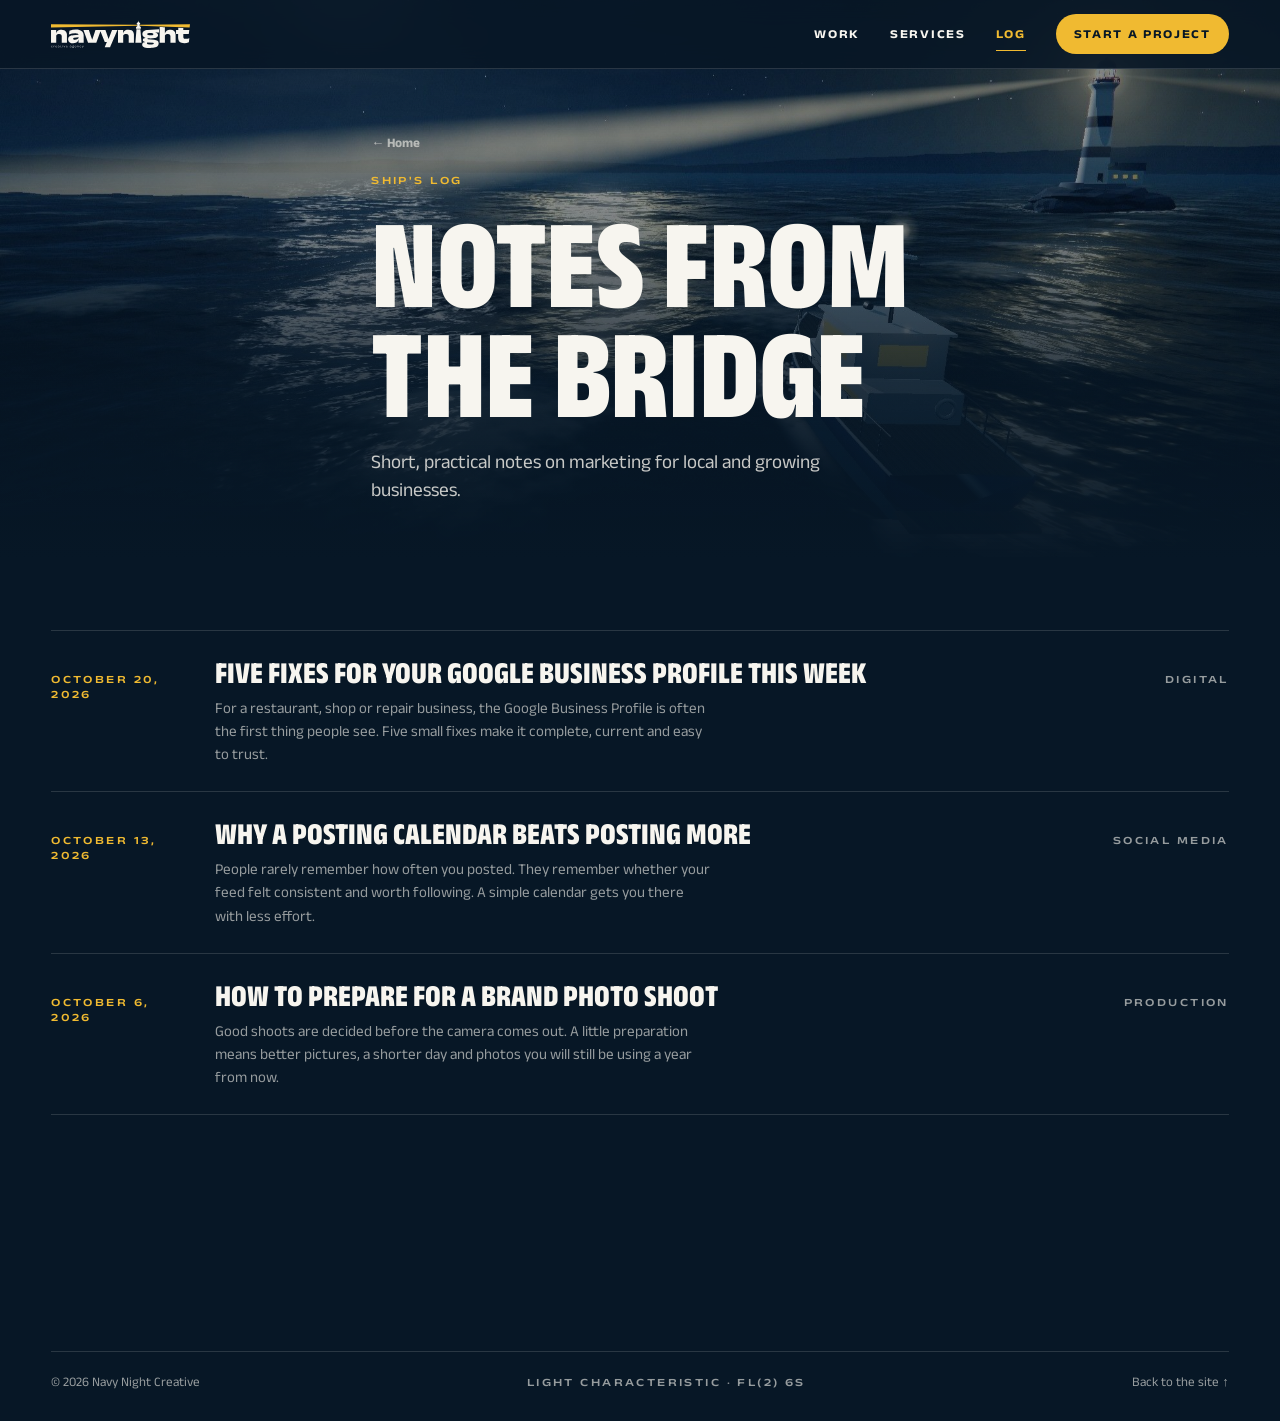
<file: log/index.html>
<!doctype html>
<html lang="en">
<head>
<meta charset="utf-8">
<meta name="viewport" content="width=device-width, initial-scale=1, viewport-fit=cover">
<title>Ship&#x27;s Log · Navy Night Creative</title>
<meta name="description" content="Short, practical notes on marketing for local and growing businesses.">
<link rel="canonical" href="https://yavasemirhan.github.io/NNC-demo/log/">
<meta name="theme-color" content="#071726">
<meta property="og:type" content="article">
<meta property="og:title" content="Ship&#x27;s Log · Navy Night Creative">
<meta property="og:description" content="Short, practical notes on marketing for local and growing businesses.">
<link rel="icon" href="../assets/img/lighthouse.svg" type="image/svg+xml">
<link rel="preconnect" href="https://fonts.googleapis.com">
<link rel="preconnect" href="https://fonts.gstatic.com" crossorigin>
<link rel="stylesheet" href="https://fonts.googleapis.com/css2?family=Anek+Latin:wdth,wght@75..125,300..800&display=swap">
<link rel="stylesheet" href="../assets/css/style.css">
</head>
<body>
<div class="pt" id="pt" aria-hidden="true"><span class="pt-beam"></span></div>
<script>/* page transition: the same lighthouse beam as the main site */
(function(){var pt=document.getElementById("pt"),b=pt.firstElementChild,ms=760;
if(matchMedia("(prefers-reduced-motion: reduce)").matches||!pt.animate){pt.hidden=true;return}
function beam(){b.animate([{transform:"translateX(110vw) skewX(-14deg)"},{transform:"translateX(-60vw) skewX(-14deg)"}],{duration:ms,easing:"cubic-bezier(.45,0,.25,1)"})}
pt.style.opacity=1;beam();pt.animate([{opacity:1},{opacity:1,offset:.25},{opacity:0}],{duration:ms*.8,easing:"ease-out"}).onfinish=function(){pt.hidden=true;pt.style.opacity=""};
document.addEventListener("click",function(e){var a=e.target.closest("a[href]");if(!a||e.defaultPrevented||e.button||e.metaKey||e.ctrlKey||e.shiftKey||e.altKey||a.target||a.hasAttribute("download"))return;
var u=new URL(a.href,location.href);if(u.origin!==location.origin||(u.pathname===location.pathname&&u.hash))return;
e.preventDefault();pt.hidden=false;beam();try{sessionStorage.setItem("nnc-pt","1")}catch(_){}
pt.animate([{opacity:0},{opacity:1}],{duration:ms*.45,easing:"cubic-bezier(.5,0,.3,1)",fill:"forwards"}).onfinish=function(){location.href=a.href}});
addEventListener("pageshow",function(e){if(e.persisted){pt.getAnimations().forEach(function(x){x.cancel()});pt.hidden=true}});})();</script>
<a class="skip" href="#main">Skip to content</a>
<header class="site-head solid">
  <div class="wrap head-in">
    <a class="brand" href="../index.html" aria-label="Navy Night Creative, home"><img src="../assets/img/logo-light.svg" alt="Navy Night Creative" width="150" height="30"></a>
    <nav class="nav static-nav" aria-label="Main">
      <a href="../index.html#work">Work</a><a href="../index.html#services">Services</a><a href="index.html" aria-current="true">Log</a>
      <a class="btn" href="../index.html#contact">Start a project</a>
    </nav>
  </div>
</header>
<main id="main">
<article><header class="ph short"><div class="ph-img" aria-hidden="true" style="background:url('../assets/img/headers/hdr-wide.jpg') center 42%/cover no-repeat"></div><div class="wrap ph-in"><a class="back" href="../index.html#journal">← Home</a><span class="label gold">Ship's Log</span><h1 class="big">Notes from<br>the bridge</h1>
  <p class="lede">Short, practical notes on marketing for local and growing businesses.</p></div></header><div style="height:clamp(32px,6vh,64px)"></div>
  <div class="wrap jr-list"><a class="jr-row" href="google-business-profile-fixes.html"><span class="label gold">October 20, 2026</span><div><h2 class="h3">Five fixes for your Google Business Profile this week</h2><p>For a restaurant, shop or repair business, the Google Business Profile is often the first thing people see. Five small fixes make it complete, current and easy to trust.</p></div><span class="label muted">Digital</span></a><a class="jr-row" href="posting-calendar.html"><span class="label gold">October 13, 2026</span><div><h2 class="h3">Why a posting calendar beats posting more</h2><p>People rarely remember how often you posted. They remember whether your feed felt consistent and worth following. A simple calendar gets you there with less effort.</p></div><span class="label muted">Social Media</span></a><a class="jr-row" href="brand-photo-shoot-prep.html"><span class="label gold">October 6, 2026</span><div><h2 class="h3">How to prepare for a brand photo shoot</h2><p>Good shoots are decided before the camera comes out. A little preparation means better pictures, a shorter day and photos you will still be using a year from now.</p></div><span class="label muted">Production</span></a></div></article>
</main>
<footer class="foot">
  <div class="wrap">
    <div class="foot-bottom"><span>© 2026 Navy Night Creative</span><span class="label">Light characteristic · Fl(2) 6s</span><a href="../index.html">Back to the site ↑</a></div>
  </div>
</footer>
</body>
</html>
</file>
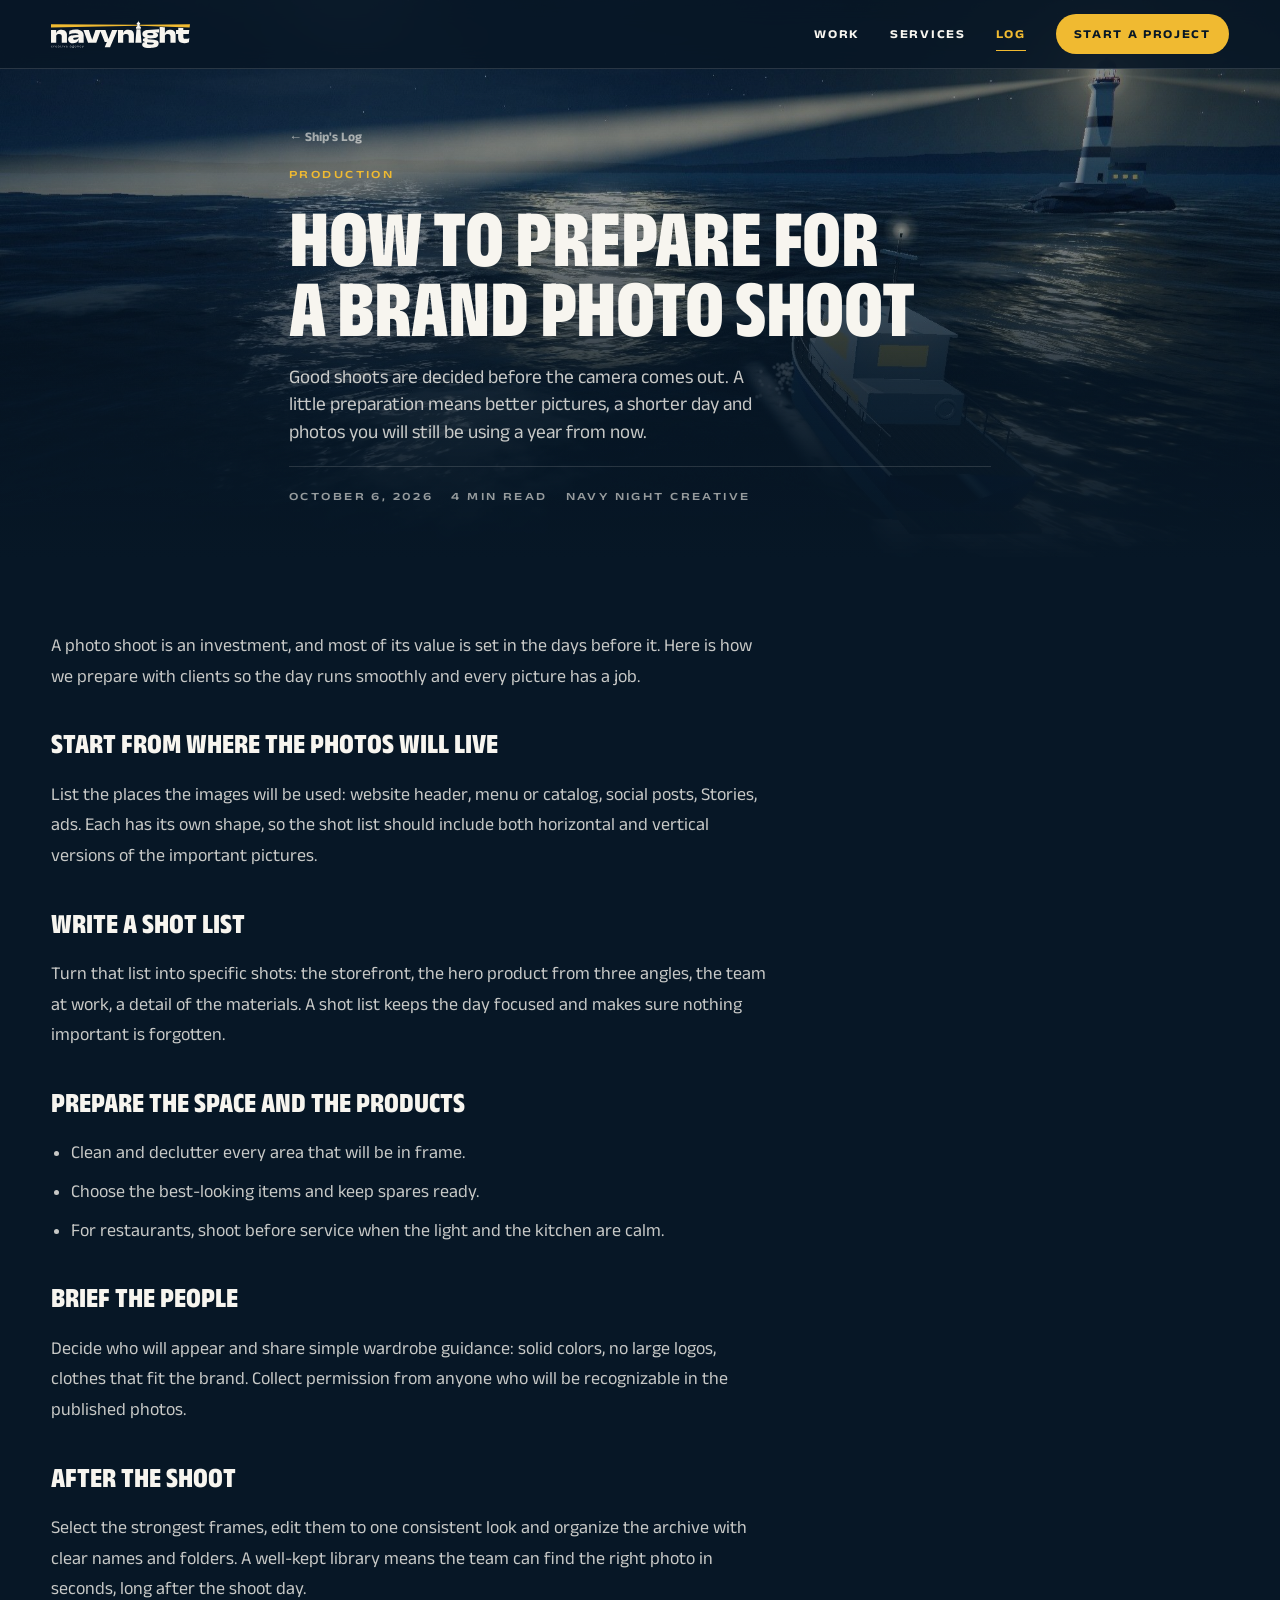
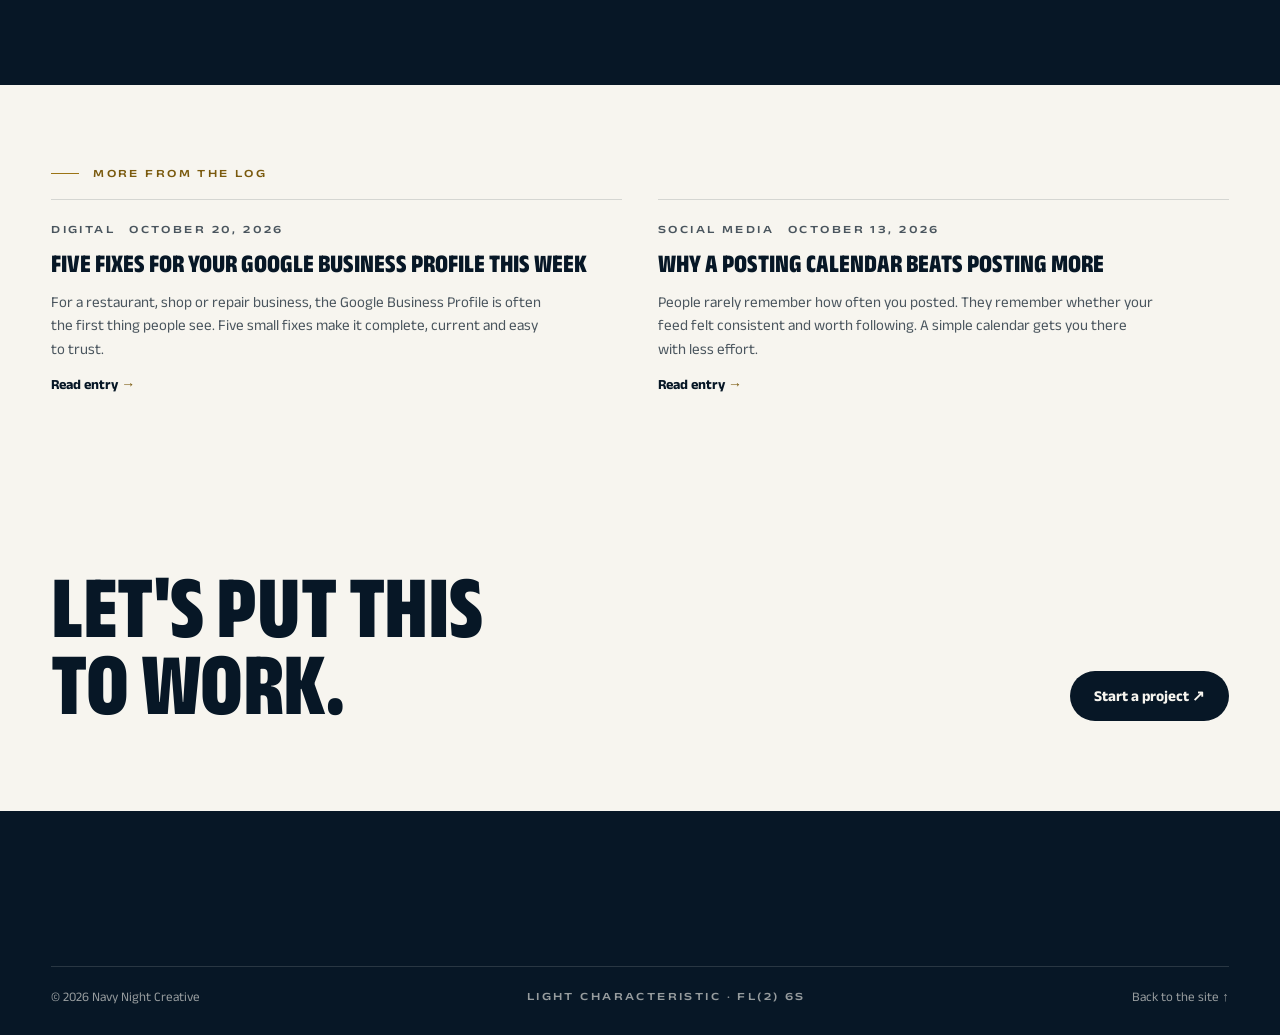
<file: log/brand-photo-shoot-prep.html>
<!doctype html>
<html lang="en">
<head>
<meta charset="utf-8">
<meta name="viewport" content="width=device-width, initial-scale=1, viewport-fit=cover">
<title>How to prepare for a brand photo shoot · Navy Night Creative</title>
<meta name="description" content="Good shoots are decided before the camera comes out. A little preparation means better pictures, a shorter day and photos you will still be using a year from now.">
<link rel="canonical" href="https://yavasemirhan.github.io/NNC-demo/log/brand-photo-shoot-prep.html">
<meta name="theme-color" content="#071726">
<meta property="og:type" content="article">
<meta property="og:title" content="How to prepare for a brand photo shoot · Navy Night Creative">
<meta property="og:description" content="Good shoots are decided before the camera comes out. A little preparation means better pictures, a shorter day and photos you will still be using a year from now.">
<link rel="icon" href="../assets/img/lighthouse.svg" type="image/svg+xml">
<link rel="preconnect" href="https://fonts.googleapis.com">
<link rel="preconnect" href="https://fonts.gstatic.com" crossorigin>
<link rel="stylesheet" href="https://fonts.googleapis.com/css2?family=Anek+Latin:wdth,wght@75..125,300..800&display=swap">
<link rel="stylesheet" href="../assets/css/style.css">
<script type="application/ld+json">{"@context": "https://schema.org", "@type": "Article", "headline": "How to prepare for a brand photo shoot", "description": "Good shoots are decided before the camera comes out. A little preparation means better pictures, a shorter day and photos you will still be using a year from now.", "datePublished": "2026-10-06", "author": {"@type": "Organization", "name": "Navy Night Creative"}, "publisher": {"@type": "Organization", "name": "Navy Night Creative"}, "mainEntityOfPage": "https://yavasemirhan.github.io/NNC-demo/log/brand-photo-shoot-prep.html"}</script>
</head>
<body>
<div class="pt" id="pt" aria-hidden="true"><span class="pt-beam"></span></div>
<script>/* page transition: the same lighthouse beam as the main site */
(function(){var pt=document.getElementById("pt"),b=pt.firstElementChild,ms=760;
if(matchMedia("(prefers-reduced-motion: reduce)").matches||!pt.animate){pt.hidden=true;return}
function beam(){b.animate([{transform:"translateX(110vw) skewX(-14deg)"},{transform:"translateX(-60vw) skewX(-14deg)"}],{duration:ms,easing:"cubic-bezier(.45,0,.25,1)"})}
pt.style.opacity=1;beam();pt.animate([{opacity:1},{opacity:1,offset:.25},{opacity:0}],{duration:ms*.8,easing:"ease-out"}).onfinish=function(){pt.hidden=true;pt.style.opacity=""};
document.addEventListener("click",function(e){var a=e.target.closest("a[href]");if(!a||e.defaultPrevented||e.button||e.metaKey||e.ctrlKey||e.shiftKey||e.altKey||a.target||a.hasAttribute("download"))return;
var u=new URL(a.href,location.href);if(u.origin!==location.origin||(u.pathname===location.pathname&&u.hash))return;
e.preventDefault();pt.hidden=false;beam();try{sessionStorage.setItem("nnc-pt","1")}catch(_){}
pt.animate([{opacity:0},{opacity:1}],{duration:ms*.45,easing:"cubic-bezier(.5,0,.3,1)",fill:"forwards"}).onfinish=function(){location.href=a.href}});
addEventListener("pageshow",function(e){if(e.persisted){pt.getAnimations().forEach(function(x){x.cancel()});pt.hidden=true}});})();</script>
<a class="skip" href="#main">Skip to content</a>
<header class="site-head solid">
  <div class="wrap head-in">
    <a class="brand" href="../index.html" aria-label="Navy Night Creative, home"><img src="../assets/img/logo-light.svg" alt="Navy Night Creative" width="150" height="30"></a>
    <nav class="nav static-nav" aria-label="Main">
      <a href="../index.html#work">Work</a><a href="../index.html#services">Services</a><a href="index.html" aria-current="true">Log</a>
      <a class="btn" href="../index.html#contact">Start a project</a>
    </nav>
  </div>
</header>
<main id="main">
<article>
  <header class="ph short"><div class="ph-img" aria-hidden="true" style="background:url('../assets/img/headers/hdr-wide.jpg') center 42%/cover no-repeat"></div><div class="wrap ph-in"><a class="back" href="index.html">← Ship's Log</a><span class="label gold">Production</span>
    <h1 class="big" style="font-size:clamp(2.6rem,6.4vw,5.4rem);max-width:18ch">How to prepare for a brand photo shoot</h1><p class="lede">Good shoots are decided before the camera comes out. A little preparation means better pictures, a shorter day and photos you will still be using a year from now.</p>
    <div class="art-meta label"><span>October 6, 2026</span><span>4 min read</span><span>Navy Night Creative</span></div></div></header>
  <div class="wrap"><div class="art art-body">
        <p>A photo shoot is an investment, and most of its value is set in the days before it. Here is how we prepare with clients so the day runs smoothly and every picture has a job.</p>
        <h2>Start from where the photos will live</h2>
        <p>List the places the images will be used: website header, menu or catalog, social posts, Stories, ads. Each has its own shape, so the shot list should include both horizontal and vertical versions of the important pictures.</p>
        <h2>Write a shot list</h2>
        <p>Turn that list into specific shots: the storefront, the hero product from three angles, the team at work, a detail of the materials. A shot list keeps the day focused and makes sure nothing important is forgotten.</p>
        <h2>Prepare the space and the products</h2>
        <ul><li>Clean and declutter every area that will be in frame.</li><li>Choose the best-looking items and keep spares ready.</li><li>For restaurants, shoot before service when the light and the kitchen are calm.</li></ul>
        <h2>Brief the people</h2>
        <p>Decide who will appear and share simple wardrobe guidance: solid colors, no large logos, clothes that fit the brand. Collect permission from anyone who will be recognizable in the published photos.</p>
        <h2>After the shoot</h2>
        <p>Select the strongest frames, edit them to one consistent look and organize the archive with clear names and folders. A well-kept library means the team can find the right photo in seconds, long after the shoot day.</p>
  </div></div>
  <section class="cream" style="padding-block:clamp(56px,9vh,100px)"><div class="wrap"><span class="label eyebrow">More from the log</span>
    <div class="jr-grid" style="grid-template-columns:repeat(2,minmax(0,1fr))"><a class="jr-card" href="google-business-profile-fixes.html"><div class="jr-meta label"><span>Digital</span><span>October 20, 2026</span></div><h3 class="h3">Five fixes for your Google Business Profile this week</h3><p>For a restaurant, shop or repair business, the Google Business Profile is often the first thing people see. Five small fixes make it complete, current and easy to trust.</p><span class="jr-more">Read entry <span>→</span></span></a><a class="jr-card" href="posting-calendar.html"><div class="jr-meta label"><span>Social Media</span><span>October 13, 2026</span></div><h3 class="h3">Why a posting calendar beats posting more</h3><p>People rarely remember how often you posted. They remember whether your feed felt consistent and worth following. A simple calendar gets you there with less effort.</p><span class="jr-more">Read entry <span>→</span></span></a></div></div></section>
</article>
<section class="cta-band cream"><div class="wrap"><h2 class="big">Let's put this<br>to work.</h2><a class="btn dark" href="../index.html#contact">Start a project ↗</a></div></section>
</main>
<footer class="foot">
  <div class="wrap">
    <div class="foot-bottom"><span>© 2026 Navy Night Creative</span><span class="label">Light characteristic · Fl(2) 6s</span><a href="../index.html">Back to the site ↑</a></div>
  </div>
</footer>
</body>
</html>
</file>
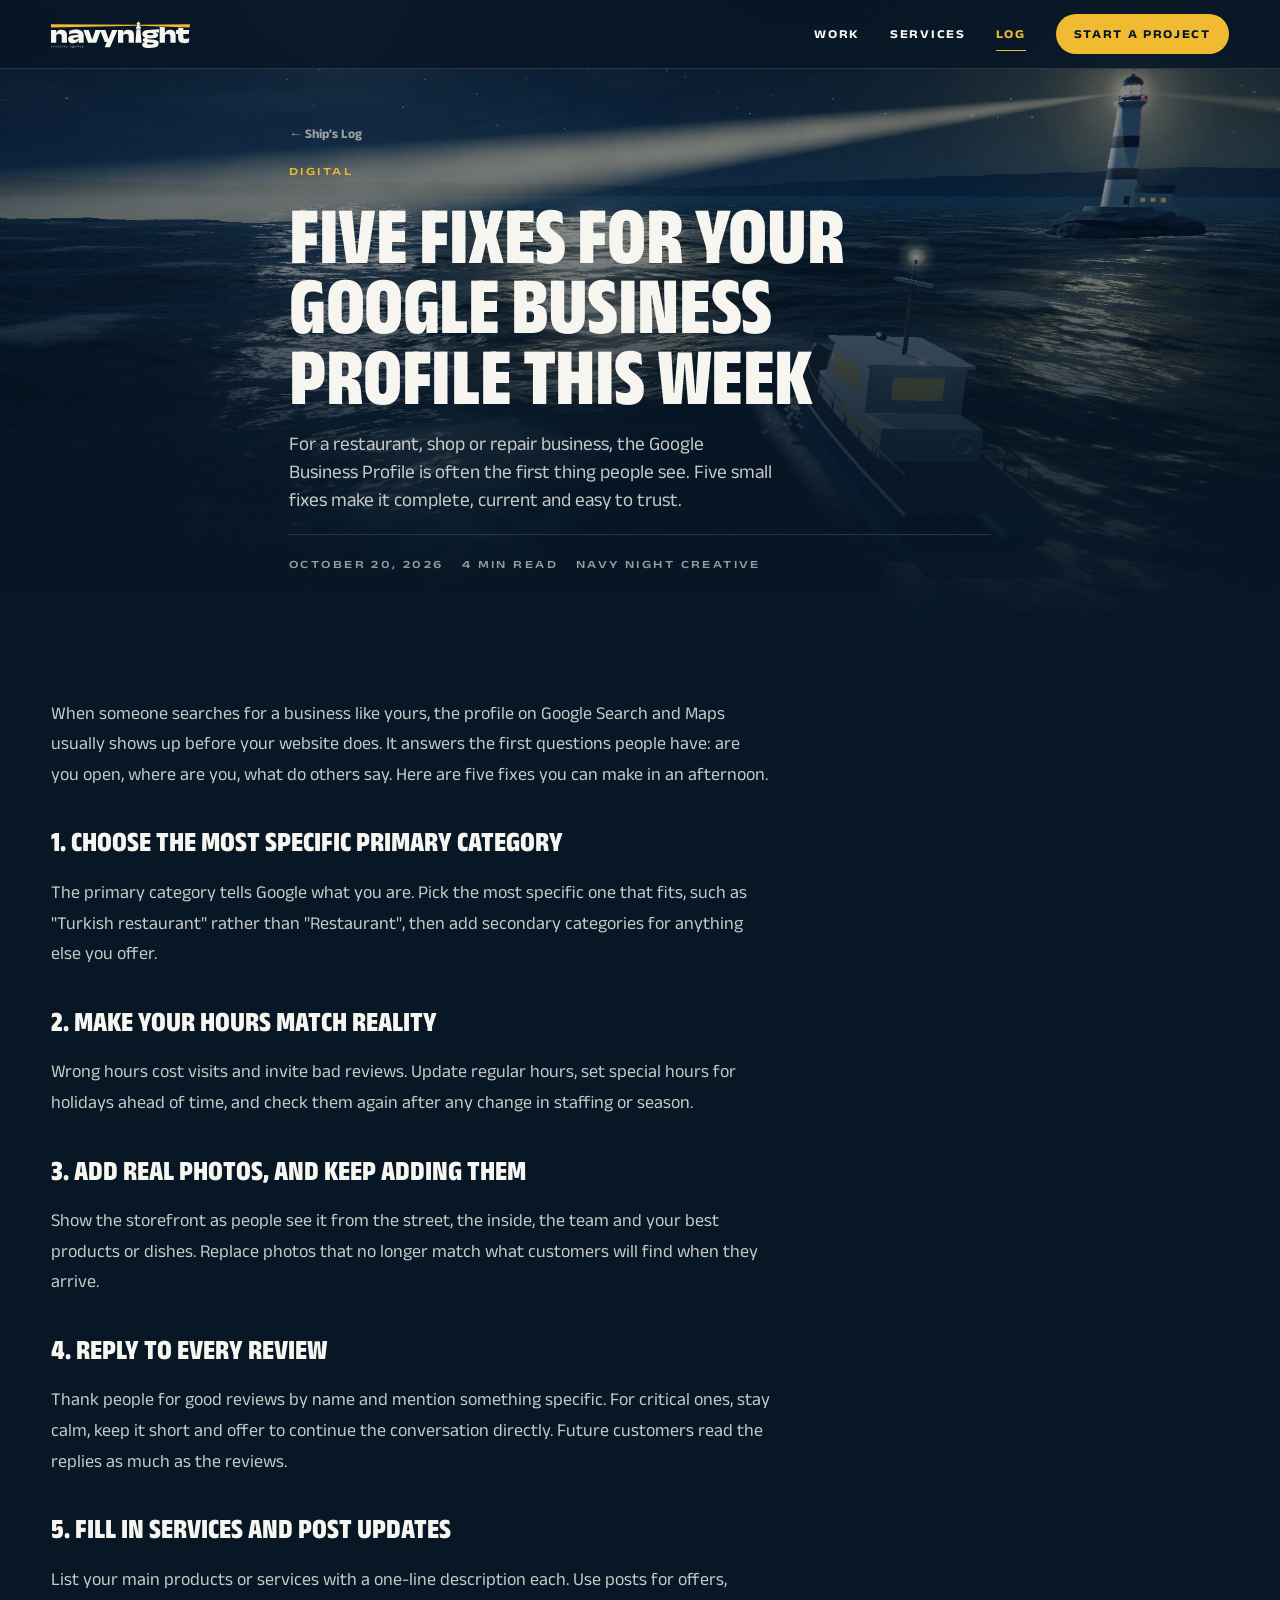
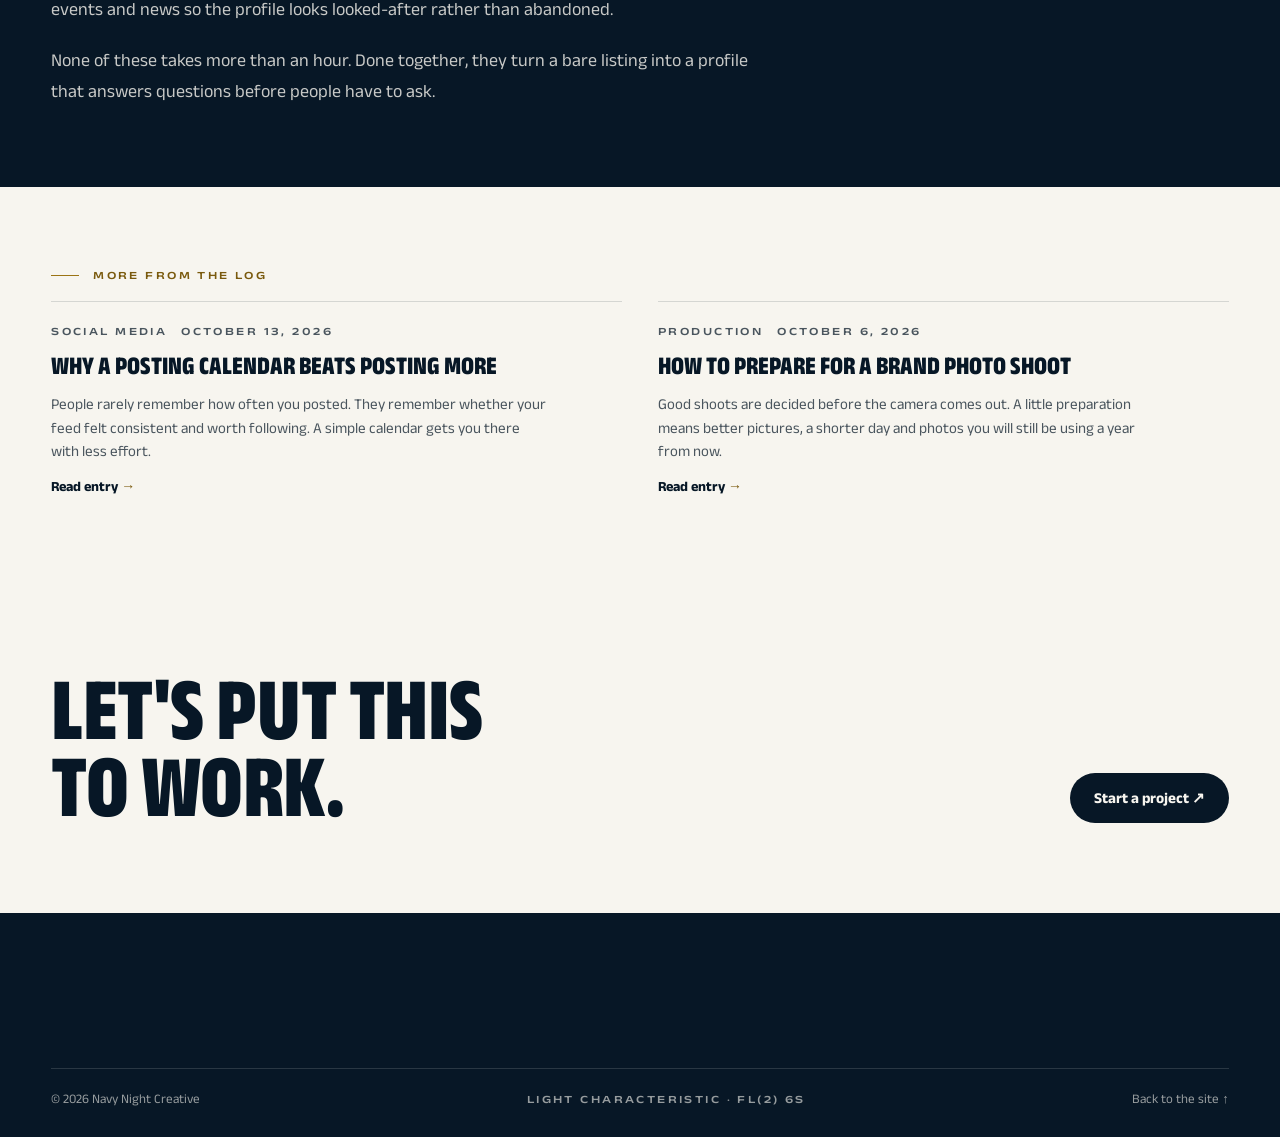
<file: log/google-business-profile-fixes.html>
<!doctype html>
<html lang="en">
<head>
<meta charset="utf-8">
<meta name="viewport" content="width=device-width, initial-scale=1, viewport-fit=cover">
<title>Five fixes for your Google Business Profile this week · Navy Night Creative</title>
<meta name="description" content="For a restaurant, shop or repair business, the Google Business Profile is often the first thing people see. Five small fixes make it complete, current and easy to trust.">
<link rel="canonical" href="https://yavasemirhan.github.io/NNC-demo/log/google-business-profile-fixes.html">
<meta name="theme-color" content="#071726">
<meta property="og:type" content="article">
<meta property="og:title" content="Five fixes for your Google Business Profile this week · Navy Night Creative">
<meta property="og:description" content="For a restaurant, shop or repair business, the Google Business Profile is often the first thing people see. Five small fixes make it complete, current and easy to trust.">
<link rel="icon" href="../assets/img/lighthouse.svg" type="image/svg+xml">
<link rel="preconnect" href="https://fonts.googleapis.com">
<link rel="preconnect" href="https://fonts.gstatic.com" crossorigin>
<link rel="stylesheet" href="https://fonts.googleapis.com/css2?family=Anek+Latin:wdth,wght@75..125,300..800&display=swap">
<link rel="stylesheet" href="../assets/css/style.css">
<script type="application/ld+json">{"@context": "https://schema.org", "@type": "Article", "headline": "Five fixes for your Google Business Profile this week", "description": "For a restaurant, shop or repair business, the Google Business Profile is often the first thing people see. Five small fixes make it complete, current and easy to trust.", "datePublished": "2026-10-20", "author": {"@type": "Organization", "name": "Navy Night Creative"}, "publisher": {"@type": "Organization", "name": "Navy Night Creative"}, "mainEntityOfPage": "https://yavasemirhan.github.io/NNC-demo/log/google-business-profile-fixes.html"}</script>
</head>
<body>
<div class="pt" id="pt" aria-hidden="true"><span class="pt-beam"></span></div>
<script>/* page transition: the same lighthouse beam as the main site */
(function(){var pt=document.getElementById("pt"),b=pt.firstElementChild,ms=760;
if(matchMedia("(prefers-reduced-motion: reduce)").matches||!pt.animate){pt.hidden=true;return}
function beam(){b.animate([{transform:"translateX(110vw) skewX(-14deg)"},{transform:"translateX(-60vw) skewX(-14deg)"}],{duration:ms,easing:"cubic-bezier(.45,0,.25,1)"})}
pt.style.opacity=1;beam();pt.animate([{opacity:1},{opacity:1,offset:.25},{opacity:0}],{duration:ms*.8,easing:"ease-out"}).onfinish=function(){pt.hidden=true;pt.style.opacity=""};
document.addEventListener("click",function(e){var a=e.target.closest("a[href]");if(!a||e.defaultPrevented||e.button||e.metaKey||e.ctrlKey||e.shiftKey||e.altKey||a.target||a.hasAttribute("download"))return;
var u=new URL(a.href,location.href);if(u.origin!==location.origin||(u.pathname===location.pathname&&u.hash))return;
e.preventDefault();pt.hidden=false;beam();try{sessionStorage.setItem("nnc-pt","1")}catch(_){}
pt.animate([{opacity:0},{opacity:1}],{duration:ms*.45,easing:"cubic-bezier(.5,0,.3,1)",fill:"forwards"}).onfinish=function(){location.href=a.href}});
addEventListener("pageshow",function(e){if(e.persisted){pt.getAnimations().forEach(function(x){x.cancel()});pt.hidden=true}});})();</script>
<a class="skip" href="#main">Skip to content</a>
<header class="site-head solid">
  <div class="wrap head-in">
    <a class="brand" href="../index.html" aria-label="Navy Night Creative, home"><img src="../assets/img/logo-light.svg" alt="Navy Night Creative" width="150" height="30"></a>
    <nav class="nav static-nav" aria-label="Main">
      <a href="../index.html#work">Work</a><a href="../index.html#services">Services</a><a href="index.html" aria-current="true">Log</a>
      <a class="btn" href="../index.html#contact">Start a project</a>
    </nav>
  </div>
</header>
<main id="main">
<article>
  <header class="ph short"><div class="ph-img" aria-hidden="true" style="background:url('../assets/img/headers/hdr-wide.jpg') center 42%/cover no-repeat"></div><div class="wrap ph-in"><a class="back" href="index.html">← Ship's Log</a><span class="label gold">Digital</span>
    <h1 class="big" style="font-size:clamp(2.6rem,6.4vw,5.4rem);max-width:18ch">Five fixes for your Google Business Profile this week</h1><p class="lede">For a restaurant, shop or repair business, the Google Business Profile is often the first thing people see. Five small fixes make it complete, current and easy to trust.</p>
    <div class="art-meta label"><span>October 20, 2026</span><span>4 min read</span><span>Navy Night Creative</span></div></div></header>
  <div class="wrap"><div class="art art-body">
        <p>When someone searches for a business like yours, the profile on Google Search and Maps usually shows up before your website does. It answers the first questions people have: are you open, where are you, what do others say. Here are five fixes you can make in an afternoon.</p>
        <h2>1. Choose the most specific primary category</h2>
        <p>The primary category tells Google what you are. Pick the most specific one that fits, such as &quot;Turkish restaurant&quot; rather than &quot;Restaurant&quot;, then add secondary categories for anything else you offer.</p>
        <h2>2. Make your hours match reality</h2>
        <p>Wrong hours cost visits and invite bad reviews. Update regular hours, set special hours for holidays ahead of time, and check them again after any change in staffing or season.</p>
        <h2>3. Add real photos, and keep adding them</h2>
        <p>Show the storefront as people see it from the street, the inside, the team and your best products or dishes. Replace photos that no longer match what customers will find when they arrive.</p>
        <h2>4. Reply to every review</h2>
        <p>Thank people for good reviews by name and mention something specific. For critical ones, stay calm, keep it short and offer to continue the conversation directly. Future customers read the replies as much as the reviews.</p>
        <h2>5. Fill in services and post updates</h2>
        <p>List your main products or services with a one-line description each. Use posts for offers, events and news so the profile looks looked-after rather than abandoned.</p>
        <p>None of these takes more than an hour. Done together, they turn a bare listing into a profile that answers questions before people have to ask.</p>
  </div></div>
  <section class="cream" style="padding-block:clamp(56px,9vh,100px)"><div class="wrap"><span class="label eyebrow">More from the log</span>
    <div class="jr-grid" style="grid-template-columns:repeat(2,minmax(0,1fr))"><a class="jr-card" href="posting-calendar.html"><div class="jr-meta label"><span>Social Media</span><span>October 13, 2026</span></div><h3 class="h3">Why a posting calendar beats posting more</h3><p>People rarely remember how often you posted. They remember whether your feed felt consistent and worth following. A simple calendar gets you there with less effort.</p><span class="jr-more">Read entry <span>→</span></span></a><a class="jr-card" href="brand-photo-shoot-prep.html"><div class="jr-meta label"><span>Production</span><span>October 6, 2026</span></div><h3 class="h3">How to prepare for a brand photo shoot</h3><p>Good shoots are decided before the camera comes out. A little preparation means better pictures, a shorter day and photos you will still be using a year from now.</p><span class="jr-more">Read entry <span>→</span></span></a></div></div></section>
</article>
<section class="cta-band cream"><div class="wrap"><h2 class="big">Let's put this<br>to work.</h2><a class="btn dark" href="../index.html#contact">Start a project ↗</a></div></section>
</main>
<footer class="foot">
  <div class="wrap">
    <div class="foot-bottom"><span>© 2026 Navy Night Creative</span><span class="label">Light characteristic · Fl(2) 6s</span><a href="../index.html">Back to the site ↑</a></div>
  </div>
</footer>
</body>
</html>
</file>
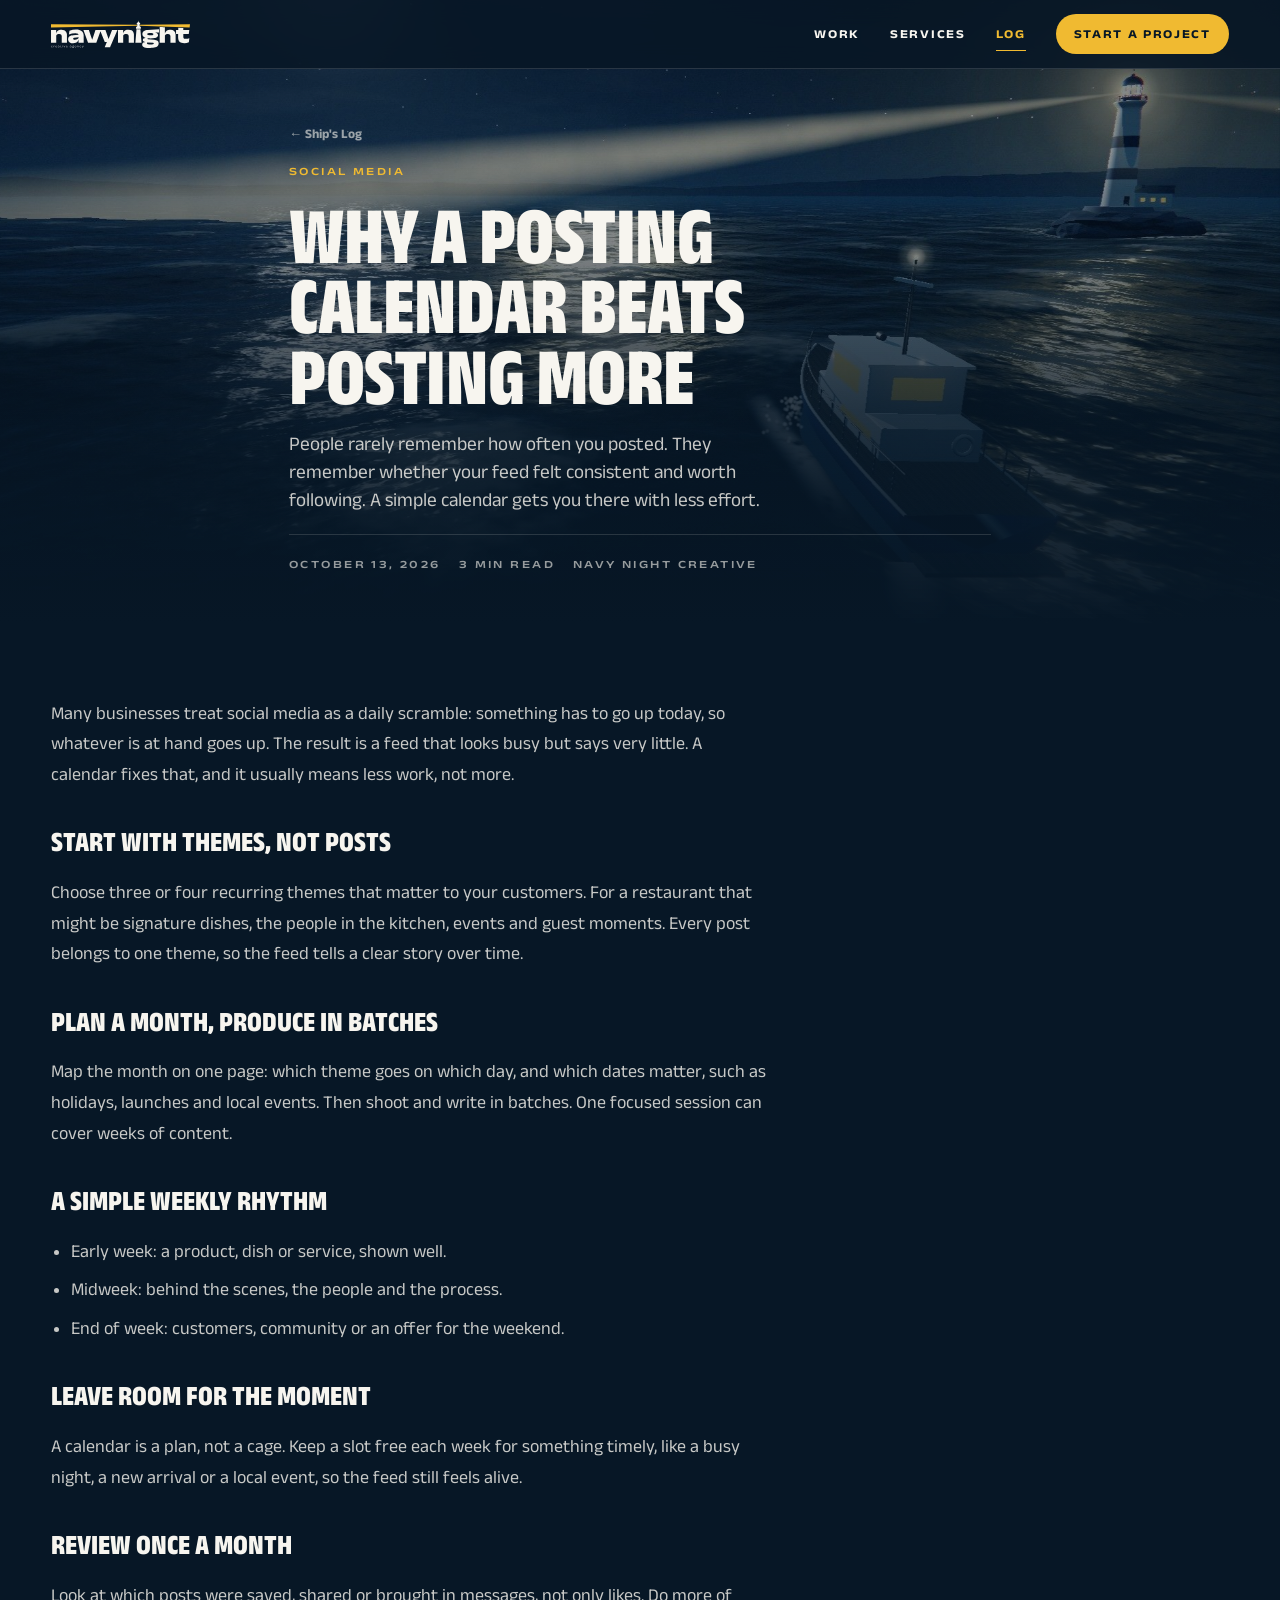
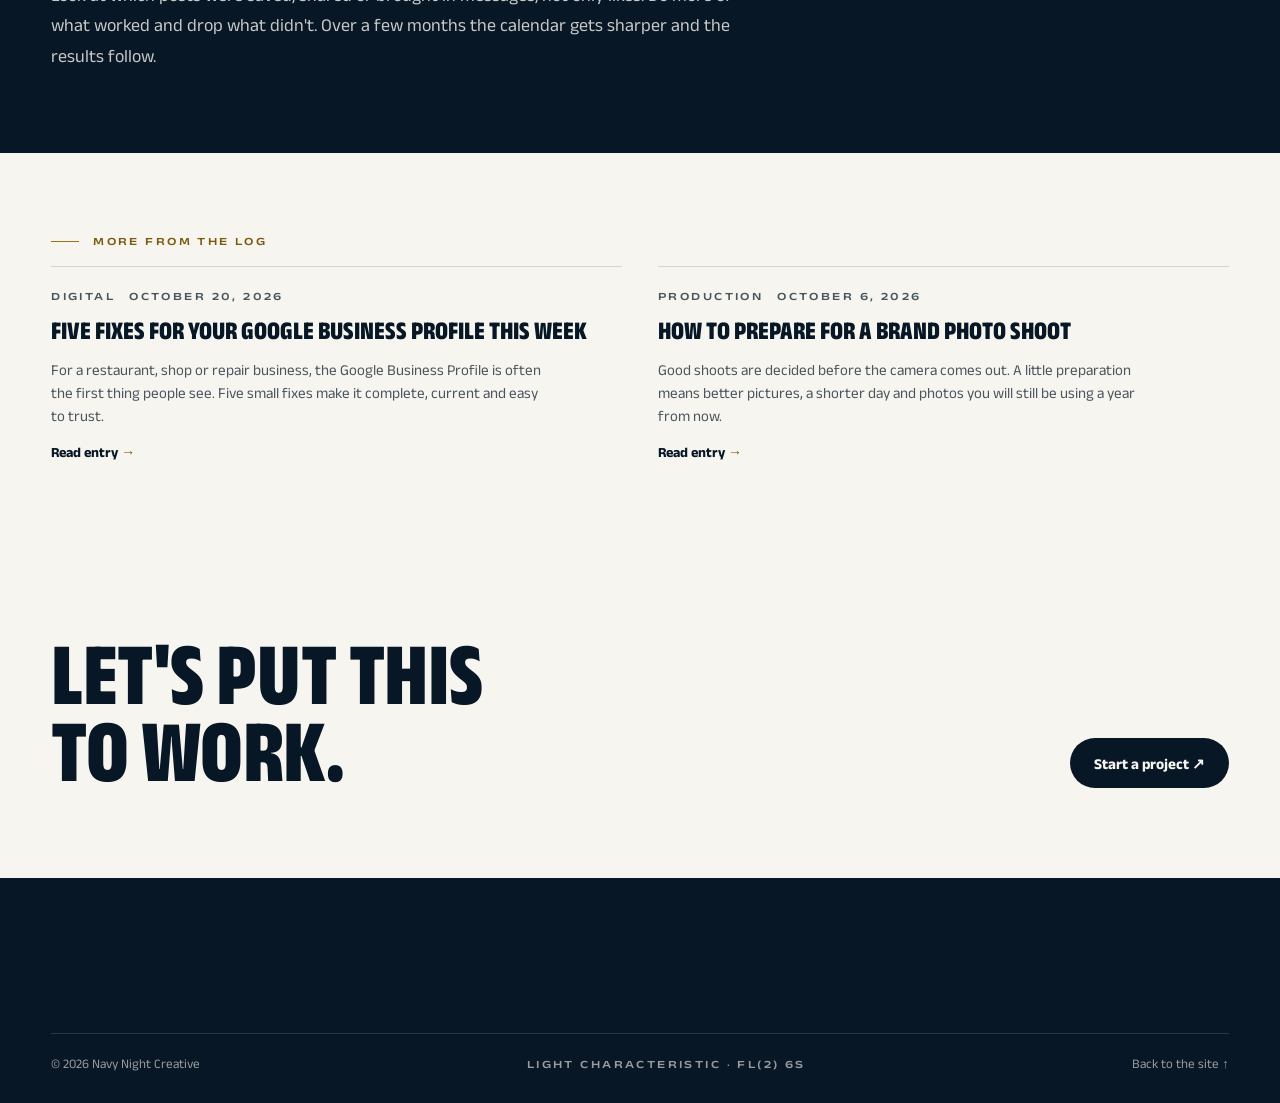
<file: log/posting-calendar.html>
<!doctype html>
<html lang="en">
<head>
<meta charset="utf-8">
<meta name="viewport" content="width=device-width, initial-scale=1, viewport-fit=cover">
<title>Why a posting calendar beats posting more · Navy Night Creative</title>
<meta name="description" content="People rarely remember how often you posted. They remember whether your feed felt consistent and worth following. A simple calendar gets you there with less effort.">
<link rel="canonical" href="https://yavasemirhan.github.io/NNC-demo/log/posting-calendar.html">
<meta name="theme-color" content="#071726">
<meta property="og:type" content="article">
<meta property="og:title" content="Why a posting calendar beats posting more · Navy Night Creative">
<meta property="og:description" content="People rarely remember how often you posted. They remember whether your feed felt consistent and worth following. A simple calendar gets you there with less effort.">
<link rel="icon" href="../assets/img/lighthouse.svg" type="image/svg+xml">
<link rel="preconnect" href="https://fonts.googleapis.com">
<link rel="preconnect" href="https://fonts.gstatic.com" crossorigin>
<link rel="stylesheet" href="https://fonts.googleapis.com/css2?family=Anek+Latin:wdth,wght@75..125,300..800&display=swap">
<link rel="stylesheet" href="../assets/css/style.css">
<script type="application/ld+json">{"@context": "https://schema.org", "@type": "Article", "headline": "Why a posting calendar beats posting more", "description": "People rarely remember how often you posted. They remember whether your feed felt consistent and worth following. A simple calendar gets you there with less effort.", "datePublished": "2026-10-13", "author": {"@type": "Organization", "name": "Navy Night Creative"}, "publisher": {"@type": "Organization", "name": "Navy Night Creative"}, "mainEntityOfPage": "https://yavasemirhan.github.io/NNC-demo/log/posting-calendar.html"}</script>
</head>
<body>
<div class="pt" id="pt" aria-hidden="true"><span class="pt-beam"></span></div>
<script>/* page transition: the same lighthouse beam as the main site */
(function(){var pt=document.getElementById("pt"),b=pt.firstElementChild,ms=760;
if(matchMedia("(prefers-reduced-motion: reduce)").matches||!pt.animate){pt.hidden=true;return}
function beam(){b.animate([{transform:"translateX(110vw) skewX(-14deg)"},{transform:"translateX(-60vw) skewX(-14deg)"}],{duration:ms,easing:"cubic-bezier(.45,0,.25,1)"})}
pt.style.opacity=1;beam();pt.animate([{opacity:1},{opacity:1,offset:.25},{opacity:0}],{duration:ms*.8,easing:"ease-out"}).onfinish=function(){pt.hidden=true;pt.style.opacity=""};
document.addEventListener("click",function(e){var a=e.target.closest("a[href]");if(!a||e.defaultPrevented||e.button||e.metaKey||e.ctrlKey||e.shiftKey||e.altKey||a.target||a.hasAttribute("download"))return;
var u=new URL(a.href,location.href);if(u.origin!==location.origin||(u.pathname===location.pathname&&u.hash))return;
e.preventDefault();pt.hidden=false;beam();try{sessionStorage.setItem("nnc-pt","1")}catch(_){}
pt.animate([{opacity:0},{opacity:1}],{duration:ms*.45,easing:"cubic-bezier(.5,0,.3,1)",fill:"forwards"}).onfinish=function(){location.href=a.href}});
addEventListener("pageshow",function(e){if(e.persisted){pt.getAnimations().forEach(function(x){x.cancel()});pt.hidden=true}});})();</script>
<a class="skip" href="#main">Skip to content</a>
<header class="site-head solid">
  <div class="wrap head-in">
    <a class="brand" href="../index.html" aria-label="Navy Night Creative, home"><img src="../assets/img/logo-light.svg" alt="Navy Night Creative" width="150" height="30"></a>
    <nav class="nav static-nav" aria-label="Main">
      <a href="../index.html#work">Work</a><a href="../index.html#services">Services</a><a href="index.html" aria-current="true">Log</a>
      <a class="btn" href="../index.html#contact">Start a project</a>
    </nav>
  </div>
</header>
<main id="main">
<article>
  <header class="ph short"><div class="ph-img" aria-hidden="true" style="background:url('../assets/img/headers/hdr-wide.jpg') center 42%/cover no-repeat"></div><div class="wrap ph-in"><a class="back" href="index.html">← Ship's Log</a><span class="label gold">Social Media</span>
    <h1 class="big" style="font-size:clamp(2.6rem,6.4vw,5.4rem);max-width:18ch">Why a posting calendar beats posting more</h1><p class="lede">People rarely remember how often you posted. They remember whether your feed felt consistent and worth following. A simple calendar gets you there with less effort.</p>
    <div class="art-meta label"><span>October 13, 2026</span><span>3 min read</span><span>Navy Night Creative</span></div></div></header>
  <div class="wrap"><div class="art art-body">
        <p>Many businesses treat social media as a daily scramble: something has to go up today, so whatever is at hand goes up. The result is a feed that looks busy but says very little. A calendar fixes that, and it usually means less work, not more.</p>
        <h2>Start with themes, not posts</h2>
        <p>Choose three or four recurring themes that matter to your customers. For a restaurant that might be signature dishes, the people in the kitchen, events and guest moments. Every post belongs to one theme, so the feed tells a clear story over time.</p>
        <h2>Plan a month, produce in batches</h2>
        <p>Map the month on one page: which theme goes on which day, and which dates matter, such as holidays, launches and local events. Then shoot and write in batches. One focused session can cover weeks of content.</p>
        <h2>A simple weekly rhythm</h2>
        <ul><li>Early week: a product, dish or service, shown well.</li><li>Midweek: behind the scenes, the people and the process.</li><li>End of week: customers, community or an offer for the weekend.</li></ul>
        <h2>Leave room for the moment</h2>
        <p>A calendar is a plan, not a cage. Keep a slot free each week for something timely, like a busy night, a new arrival or a local event, so the feed still feels alive.</p>
        <h2>Review once a month</h2>
        <p>Look at which posts were saved, shared or brought in messages, not only likes. Do more of what worked and drop what didn&#x27;t. Over a few months the calendar gets sharper and the results follow.</p>
  </div></div>
  <section class="cream" style="padding-block:clamp(56px,9vh,100px)"><div class="wrap"><span class="label eyebrow">More from the log</span>
    <div class="jr-grid" style="grid-template-columns:repeat(2,minmax(0,1fr))"><a class="jr-card" href="google-business-profile-fixes.html"><div class="jr-meta label"><span>Digital</span><span>October 20, 2026</span></div><h3 class="h3">Five fixes for your Google Business Profile this week</h3><p>For a restaurant, shop or repair business, the Google Business Profile is often the first thing people see. Five small fixes make it complete, current and easy to trust.</p><span class="jr-more">Read entry <span>→</span></span></a><a class="jr-card" href="brand-photo-shoot-prep.html"><div class="jr-meta label"><span>Production</span><span>October 6, 2026</span></div><h3 class="h3">How to prepare for a brand photo shoot</h3><p>Good shoots are decided before the camera comes out. A little preparation means better pictures, a shorter day and photos you will still be using a year from now.</p><span class="jr-more">Read entry <span>→</span></span></a></div></div></section>
</article>
<section class="cta-band cream"><div class="wrap"><h2 class="big">Let's put this<br>to work.</h2><a class="btn dark" href="../index.html#contact">Start a project ↗</a></div></section>
</main>
<footer class="foot">
  <div class="wrap">
    <div class="foot-bottom"><span>© 2026 Navy Night Creative</span><span class="label">Light characteristic · Fl(2) 6s</span><a href="../index.html">Back to the site ↑</a></div>
  </div>
</footer>
</body>
</html>
</file>
<file: assets/css/style.css>
:root{--navy:#071726;--navy-hi:#0b2033;--cream:#f7f5ef;--gold:#f0ba31;--gold-deep:#9b7415;--gold-ink:#7a5a0e;--cream-80:rgba(247,245,239,.8);--cream-60:rgba(247,245,239,.6);--cream-40:rgba(247,245,239,.4);--cream-14:rgba(247,245,239,.14);--cream-07:rgba(247,245,239,.07);--navy-72:rgba(7,23,38,.72);--navy-50:rgba(7,23,38,.5);--navy-14:rgba(7,23,38,.14);--gold-20:rgba(240,186,49,.2);--f:"Anek Latin","Arial Narrow",Arial,Helvetica,sans-serif;--gl:max(clamp(16px,4vw,56px),env(safe-area-inset-left,0px));--gr:max(clamp(16px,4vw,56px),env(safe-area-inset-right,0px));--head:68px;color-scheme:dark}*,::before,::after{box-sizing:border-box}html,body{margin:0}[hidden]{display:none!important}html{-webkit-text-size-adjust:100%}body{background:var(--navy);color:var(--cream);font-family:var(--f);font-size:17px;line-height:1.55;overflow-x:hidden}img{max-width:100%;display:block}a{color:inherit}button{font:inherit;color:inherit;background:0 0;border:0;cursor:pointer;padding:0}:focus-visible{outline:2px solid var(--gold);outline-offset:3px}.wrap{max-width:1320px;margin-inline:auto;padding-left:var(--gl);padding-right:var(--gr)}section[id]{scroll-margin-top:var(--head)}p{margin:0;max-width:62ch}.label{font-stretch:125%;font-weight:600;font-size:11px;letter-spacing:.22em;text-transform:uppercase;line-height:1.35}.gold{color:var(--gold)}.muted{color:var(--cream-60)}.cream{background:var(--cream);color:var(--navy)}.cream .muted{color:var(--navy-72)}.big{font-weight:800;font-stretch:78%;text-transform:uppercase;line-height:.86;letter-spacing:-.005em;margin:0;text-wrap:balance}.outline{color:transparent;-webkit-text-stroke:1.5px var(--cream-60)}.lede{font-size:clamp(1.1rem,1.5vw,1.3rem);line-height:1.45;max-width:40ch}.h3{font-weight:800;font-stretch:82%;text-transform:uppercase;font-size:clamp(1.5rem,2.4vw,2.1rem);line-height:1;margin:0}.arrow-link{display:inline-flex;align-items:center;gap:.55em;font-weight:700;font-size:15px;text-decoration:none;padding-bottom:3px;border-bottom:1px solid var(--gold);transition:gap .2s;width:max-content}.arrow-link:hover{gap:.95em}.arrow-link span{color:var(--gold)}.cream .arrow-link{border-color:var(--gold-deep)}.cream .arrow-link span{color:var(--gold-ink)}.btn{display:inline-flex;align-items:center;justify-content:center;gap:.6em;min-height:50px;padding:0 24px;border-radius:999px;background:var(--gold);color:var(--navy);font-weight:700;font-size:15px;text-decoration:none;transition:transform .2s,box-shadow .2s}.btn:hover{transform:translateY(-2px);box-shadow:0 12px 30px -12px rgba(240,186,49,.7)}.btn.ghost{background:0 0;color:inherit;box-shadow:inset 0 0 0 1px currentColor}.btn.ghost:hover{box-shadow:inset 0 0 0 1px var(--gold)}.btn.dark{background:var(--navy);color:var(--cream)}.skip{position:absolute;left:-9999px;top:8px;z-index:300;background:var(--gold);color:var(--navy);padding:8px 14px}.skip:focus{left:16px}.site-head{position:fixed;top:0;left:0;right:0;z-index:60;padding-top:env(safe-area-inset-top,0);transition:background .4s,border-color .4s,opacity .8s,transform .8s;border-bottom:1px solid transparent}.site-head.solid{background:rgba(7,23,38,.86);backdrop-filter:blur(12px);-webkit-backdrop-filter:blur(12px);border-color:var(--cream-14)}.intro-on .site-head{opacity:0;transform:translateY(-12px);pointer-events:none}.head-in{height:var(--head);display:flex;align-items:center;justify-content:space-between;gap:16px}.brand img{height:28px;width:auto}.nav{display:flex;align-items:center;gap:30px}.nav a{font-weight:700;font-size:12px;letter-spacing:.14em;text-transform:uppercase;text-decoration:none;padding:6px 0;position:relative;font-stretch:115%}.nav a:not(.btn)::after{content:"";position:absolute;left:0;right:0;bottom:-2px;height:1px;background:var(--gold);transform:scaleX(0);transition:transform .25s;transform-origin:left}.nav a[aria-current=true]{color:var(--gold)}.nav a[aria-current=true]::after,.nav a:not(.btn):hover::after{transform:scaleX(1)}.nav .btn{min-height:40px;padding:0 18px;font-size:12px}.burger{display:none;min-height:44px;font-weight:700;font-size:12px;letter-spacing:.16em;text-transform:uppercase;gap:10px;align-items:center}.burger i{display:block;width:22px;height:2px;background:var(--cream);box-shadow:0 7px 0 var(--cream)}.mnav{position:fixed;inset:0;z-index:80;background:var(--navy);padding:calc(env(safe-area-inset-top,0) + 8px) var(--gr) calc(env(safe-area-inset-bottom,0) + 24px) var(--gl);display:flex;flex-direction:column;overflow:auto}.mnav-top{display:flex;justify-content:space-between;align-items:center;height:var(--head)}.mnav ol{list-style:none;margin:28px 0 0;padding:0;display:grid;gap:2px}.mnav ol a{display:flex;gap:16px;align-items:baseline;text-decoration:none;font-weight:800;font-stretch:78%;text-transform:uppercase;font-size:clamp(3rem,15vw,5rem);line-height:1}.mnav ol a small{font-size:11px;color:var(--gold);font-stretch:125%;letter-spacing:.2em;font-weight:600}.mnav .btn{margin-top:32px;align-self:flex-start}.hero{position:relative;height:100svh;min-height:560px;overflow:hidden;background:#050f1a;isolation:isolate}#scene{position:absolute;inset:0;width:100%;height:100%;display:block}.flash{position:absolute;inset:0;pointer-events:none;z-index:4;opacity:0;background:radial-gradient(ellipse at var(--fx,75%) var(--fy,45%),rgba(255,236,190,.95)0,rgba(240,186,49,.55) 18%,rgba(240,186,49,0) 62%);mix-blend-mode:screen}.hero-mist{position:absolute;inset:0;z-index:5;pointer-events:none;background:radial-gradient(ellipse at 50% 40%,rgba(18,40,62,.6),rgba(7,23,38,.96));opacity:calc(var(--sp,0)*var(--sp,0)*1.25)}.snd{display:inline-flex;align-items:center;gap:10px;color:inherit;background:0 0;border:0;padding:0;cursor:pointer}.snd:hover{color:var(--gold)}.snd-bars{display:inline-flex;align-items:flex-end;gap:2px;height:12px}.snd-bars i{display:block;width:2px;height:4px;background:currentColor;opacity:.75}.snd[aria-pressed=true] .snd-bars i{animation:sndB 1.1s ease-in-out infinite}.snd[aria-pressed=true] .snd-bars i:nth-child(2){animation-delay:-.4s}.snd[aria-pressed=true] .snd-bars i:nth-child(3){animation-delay:-.75s}@keyframes sndB{0%,to{height:3px}50%{height:12px}}.snd-intro{position:absolute;z-index:8;right:calc(var(--gr) + 172px);bottom:calc(10vh + 24px);min-height:44px;padding:0 6px;font-size:12px;font-weight:700;letter-spacing:.14em;text-transform:uppercase;color:var(--cream)}@media (max-width:600px){.snd-intro{right:auto;left:var(--gl);bottom:calc(5vh + 96px)}}@media (prefers-reduced-motion:reduce){.snd[aria-pressed=true] .snd-bars i{animation:none;height:10px}}.vignette{position:absolute;inset:0;pointer-events:none;z-index:3;background:radial-gradient(ellipse at 50% 45%,transparent 55%,rgba(3,9,16,.65) 100%)}.letterbox{position:absolute;left:0;right:0;height:0;background:#02070d;z-index:6;pointer-events:none;transition:height 1.2s cubic-bezier(.6,0,.2,1)}.letterbox.t{top:0}.letterbox.b{bottom:0}.intro-on .letterbox{height:10vh}.wheelhouse{position:absolute;inset:0;z-index:5;pointer-events:none;transform-origin:50% 42%;will-change:transform,opacity}.wheelhouse svg{width:100%;height:100%;display:block}.compass-needle{transform-box:fill-box;transform-origin:50% 50%}.log{position:absolute;z-index:7;left:var(--gl);bottom:calc(10vh + 28px);display:grid;gap:6px;pointer-events:none;max-width:min(560px,80vw)}.log .stamp{color:var(--gold)}.log .line{font-weight:600;font-stretch:110%;font-size:clamp(1.05rem,2vw,1.5rem);letter-spacing:.02em;min-height:1.5em}.log .line span{opacity:0;transition:opacity .25s}.log .line span.on{opacity:1}.skip-intro{position:absolute;z-index:8;right:var(--gr);bottom:calc(10vh + 24px);min-height:44px;padding:0 18px;border-radius:999px;box-shadow:inset 0 0 0 1px var(--cream-40);font-size:12px;font-weight:700;letter-spacing:.14em;text-transform:uppercase;font-stretch:115%;background:rgba(7,23,38,.4);backdrop-filter:blur(6px);-webkit-backdrop-filter:blur(6px)}.skip-intro:hover{box-shadow:inset 0 0 0 1px var(--gold);color:var(--gold)}.hero-ui{position:absolute;inset:0;z-index:7;display:grid;grid-template-columns:minmax(0,1fr);align-content:end;padding-bottom:calc(env(safe-area-inset-bottom,0) + clamp(28px,6vh,64px));pointer-events:none}.hero-ui>.wrap{width:100%;display:grid;gap:22px}.hero-ui a,.hero-ui button{pointer-events:auto}.hero-scrim{position:absolute;inset:auto 0 0 0;height:70%;z-index:6;pointer-events:none;background:linear-gradient(to top,rgba(5,15,26,.85),rgba(5,15,26,.35) 45%,transparent);opacity:1;transition:opacity 1s}.hero-h{font-size:clamp(3.6rem,11vw,10.5rem);width:max-content}.hero-h em{font-style:normal;color:var(--gold)}.hero-row{display:flex;justify-content:space-between;align-items:end;gap:24px 40px;flex-wrap:wrap}.hero-row .lede{color:var(--cream-80)}.hero-ctas{display:flex;flex-wrap:wrap;gap:12px 24px;align-items:center}.hero-meta{display:flex;justify-content:space-between;gap:16px;flex-wrap:wrap;padding-top:16px;border-top:1px solid var(--cream-14);color:var(--cream-60)}.replay{display:inline-flex;align-items:center;gap:8px;color:var(--cream-60)}.replay:hover{color:var(--gold)}.reveal-item{opacity:1;transform:none;transition:opacity 1s cubic-bezier(.2,.7,.2,1),transform 1s cubic-bezier(.2,.7,.2,1)}.intro-on .reveal-item{opacity:0;transform:translateY(24px);pointer-events:none}.intro-on .hero-scrim{opacity:0}.reveal-item:nth-child(2){transition-delay:.15s}.reveal-item:nth-child(3){transition-delay:.3s}.no-gl .hero{background:radial-gradient(ellipse at 70% 40%,#13304a,var(--navy) 60%)}.no-gl #scene,.no-gl .wheelhouse,.no-gl .log,.no-gl .skip-intro{display:none}.lh-fallback{display:none;position:absolute;right:14vw;bottom:30%;height:40vh;z-index:2}.no-gl .lh-fallback{display:block}.sec{padding-block:clamp(90px,14vh,160px)}.sec-head{display:flex;justify-content:space-between;align-items:end;gap:20px 48px;flex-wrap:wrap;margin-bottom:clamp(40px,7vh,80px)}.sec-head .big{font-size:clamp(3rem,8vw,7rem)}.eyebrow{display:flex;align-items:center;gap:14px;margin-bottom:18px}.eyebrow::before{content:"";width:28px;height:1px;background:var(--gold)}.cream .eyebrow{color:var(--gold-ink)}.cream .eyebrow::before{background:var(--gold-deep)}.mani-in{display:grid;grid-template-columns:minmax(0,1.3fr) minmax(0,1fr);gap:40px 72px;align-items:end}.mani .big{font-size:clamp(3.4rem,9vw,8.4rem)}.mani .big em{font-style:normal;color:var(--gold)}.mani-side{display:grid;gap:22px;padding-bottom:12px}.work-grid{display:grid;grid-template-columns:1fr 1fr;gap:clamp(20px,3vw,40px)}.wcard{display:grid;gap:18px;text-decoration:none}.wcard .frame{position:relative;aspect-ratio:4/5;overflow:hidden;background:var(--navy-hi)}.wcard .frame img{position:absolute;inset:0;width:100%;height:100%;object-fit:cover;transition:opacity .7s,transform 1.2s cubic-bezier(.2,.7,.2,1)}.wcard .frame img+img{opacity:0}.wcard:hover .frame img{transform:scale(1.04)}.wcard:hover .frame img+img{opacity:1}.wcard .meta{display:flex;justify-content:space-between;align-items:start;gap:16px}.wcard h3{font-size:clamp(2rem,3.4vw,3rem)}.wcard:hover h3{color:var(--gold)}.tags{list-style:none;margin:0;padding:0;display:flex;flex-wrap:wrap;gap:8px}.tags li{font-size:13px;padding:5px 12px;border-radius:999px;box-shadow:inset 0 0 0 1px var(--cream-14);color:var(--cream-80)}.cream .tags li{box-shadow:inset 0 0 0 1px var(--navy-14);color:var(--navy-72)}.svc{border-top:1px solid var(--navy-14)}.svc:last-child{border-bottom:1px solid var(--navy-14)}.svc-btn{width:100%;display:grid;grid-template-columns:52px minmax(0,1fr) minmax(0,.9fr) 32px;align-items:center;gap:16px;padding:24px 0;text-align:left}.svc-btn .n{font-size:12px;color:rgba(7,23,38,.66);font-variant-numeric:tabular-nums;letter-spacing:.1em}.svc-btn .t{font-weight:800;font-stretch:80%;text-transform:uppercase;font-size:clamp(1.7rem,3.6vw,2.9rem);line-height:1;transition:color .2s}.svc-btn .k{font-size:15px;color:var(--navy-72)}.svc-btn:hover .t{color:var(--gold-ink)}.pm{width:28px;height:28px;position:relative;color:var(--gold-deep)}.pm::before,.pm::after{content:"";position:absolute;left:6px;right:6px;top:13px;height:2px;background:currentColor;transition:transform .3s}.pm::after{transform:rotate(90deg)}.svc.open .pm::after{transform:rotate(0)}.svc-panel{display:grid;grid-template-rows:0fr;transition:grid-template-rows .45s cubic-bezier(.2,.7,.2,1)}.svc.open .svc-panel{grid-template-rows:1fr}.svc-panel>div{overflow:hidden;min-height:0}.svc-body{display:grid;grid-template-columns:minmax(0,1fr) minmax(0,1.5fr);gap:clamp(24px,4vw,56px);padding:2px 0 36px 68px}.svc-pitch{display:grid;gap:18px;align-content:start}.groups{display:grid;grid-template-columns:repeat(auto-fit,minmax(220px,1fr));gap:22px}.group h4{margin:0 0 4px;font-size:11px;font-stretch:120%;letter-spacing:.16em;text-transform:uppercase;font-weight:700}.group ul{list-style:none;margin:0;padding:0}.group li{padding:10px 0;border-top:1px solid var(--navy-14);font-size:15px;color:var(--navy-72);line-height:1.45}.svc-note{grid-column:1/-1;font-size:14px;color:var(--navy-72)}.svc-links{display:flex;flex-wrap:wrap;gap:12px 24px}.rv-on [data-rv]:not(.in){opacity:0}.rv-on [data-rv].in{animation:rvIn .9s cubic-bezier(.2,.7,.2,1) var(--rd,0s) both}@keyframes rvIn{0%{opacity:0;transform:translateY(22px)}}.logos{display:grid;grid-template-columns:repeat(3,minmax(0,1fr));border-top:1px solid var(--cream-14);border-bottom:1px solid var(--cream-14)}.logos>*{min-height:190px;display:grid;place-items:center;padding:32px;text-decoration:none}.logos>*+*{border-left:1px solid var(--cream-14)}.logos img{max-height:66px;width:auto;height:auto;max-width:100%;object-fit:contain;filter:brightness(0) invert(1);opacity:.78;transition:opacity .3s}.logos a:hover img{opacity:1}.logos .next{align-content:center;justify-items:start;gap:8px}.logos .next b{font-weight:800;font-stretch:78%;text-transform:uppercase;font-size:2rem;line-height:.9}.contact-in{display:grid;grid-template-columns:minmax(0,1fr) minmax(0,1.2fr);gap:clamp(32px,6vw,90px);align-items:start}.contact-side{display:grid;gap:24px;position:sticky;top:calc(var(--head) + 28px)}.contact-side .big{font-size:clamp(3.2rem,7.6vw,6.6rem)}.mail-row{display:flex;align-items:center;gap:10px;flex-wrap:wrap}.mail-row a{font-weight:700;font-size:clamp(1.05rem,1.8vw,1.3rem);text-decoration:none;border-bottom:1px solid var(--gold-deep)}.copy-btn{font-size:11px;font-weight:700;letter-spacing:.12em;text-transform:uppercase;padding:8px 12px;border-radius:999px;box-shadow:inset 0 0 0 1px currentColor;min-height:36px}.planner{background:#fff;box-shadow:0 1px 0 var(--navy-14),0 40px 80px -50px rgba(7,23,38,.6);padding:clamp(20px,3.4vw,44px);min-width:0;position:relative}.planner::before{content:"";position:absolute;left:0;top:0;width:64px;height:3px;background:var(--gold)}.step-count{margin:0 0 24px;color:rgba(7,23,38,.66)}.pstep{display:grid;gap:22px;border:0;margin:0;padding:0;min-width:0}.pstep legend{font-weight:800;font-stretch:82%;text-transform:uppercase;font-size:clamp(1.7rem,3vw,2.4rem);line-height:1;padding:0;margin-bottom:6px}.qlabel{font-size:11px;font-stretch:120%;letter-spacing:.16em;text-transform:uppercase;font-weight:700;margin-bottom:10px;display:block}.chips{display:flex;flex-wrap:wrap;gap:8px}.chip{position:relative}.chip input{position:absolute;opacity:0;inset:0;margin:0;cursor:pointer}.chip span{display:inline-flex;align-items:center;gap:8px;min-height:42px;padding:0 16px;border-radius:999px;box-shadow:inset 0 0 0 1px var(--navy-14);font-size:15px;transition:background .15s,box-shadow .15s;user-select:none}.chip span::before{content:"";width:8px;height:8px;border-radius:50%;box-shadow:inset 0 0 0 1.5px var(--navy-50)}.chip input:checked+span{background:var(--navy);color:var(--cream);box-shadow:none}.chip input:checked+span::before{background:var(--gold);box-shadow:none}.chip input:focus-visible+span{outline:2px solid var(--gold-deep);outline-offset:2px}.chip:hover span{box-shadow:inset 0 0 0 1px var(--navy)}.fields{display:grid;grid-template-columns:1fr 1fr;gap:20px}.field{display:grid;gap:6px;min-width:0}.field.full{grid-column:1/-1}.field label{font-size:11px;font-stretch:120%;letter-spacing:.16em;text-transform:uppercase;font-weight:700}.field input,.field textarea{font:inherit;font-size:16px;color:var(--navy);background:0 0;border:0;border-bottom:1px solid var(--navy-50);padding:10px 0;border-radius:0;width:100%}.field textarea{min-height:120px;resize:vertical}.field input:focus,.field textarea:focus{outline:0;border-bottom:2px solid var(--gold-deep);padding-bottom:9px}.field input::placeholder,.field textarea::placeholder{color:var(--navy-50)}.err{font-size:13px;color:#a3321c}[aria-invalid=true]{border-bottom-color:#a3321c!important}.pnav{display:flex;justify-content:space-between;align-items:center;gap:12px;margin-top:30px;flex-wrap:wrap}.hp{position:absolute;left:-9999px;width:1px;height:1px;overflow:hidden}.saved{font-size:12px;color:var(--navy-50)}.done-view{display:grid;gap:18px}.done-view pre{white-space:pre-wrap;font:inherit;font-size:14px;background:var(--cream);padding:18px;margin:0;max-height:300px;overflow:auto;line-height:1.5}.proto{font-size:12px;color:var(--navy-50)}.foot{padding-top:clamp(70px,11vh,120px);padding-bottom:calc(env(safe-area-inset-bottom,0) + 28px)}.foot-top{display:grid;grid-template-columns:minmax(0,1.4fr) repeat(3,minmax(0,1fr));gap:32px}.foot h3{font-size:11px;font-stretch:125%;letter-spacing:.2em;text-transform:uppercase;font-weight:600;color:var(--gold);margin:0 0 14px}.foot ul{list-style:none;margin:0;padding:0;display:grid;gap:9px}.foot ul a{text-decoration:none;font-size:15px;color:var(--cream-60)}.foot ul a:hover{color:var(--cream)}.foot .mail-row a{border-color:var(--gold)}.foot-big{font-size:clamp(2.2rem,4.2vw,4rem);margin-bottom:8px}.foot-bottom{display:flex;justify-content:space-between;gap:16px;flex-wrap:wrap;margin-top:56px;padding-top:20px;border-top:1px solid var(--cream-14);font-size:13px;color:var(--cream-60)}.foot-bottom a{text-decoration:none;color:var(--cream-60)}#view-page:not(:has(.ph)){padding-top:calc(var(--head) + env(safe-area-inset-top,0))}.ph{position:relative;display:grid;align-items:end;min-height:min(84svh,840px);padding:calc(var(--head) + env(safe-area-inset-top,0) + 56px)0 clamp(44px,8vh,96px);overflow:hidden;isolation:isolate;background:var(--navy)}.ph.short{min-height:min(64svh,620px)}.ph-img{position:absolute;inset:-6%0 0;z-index:-2;background:var(--ph) center 42%/cover no-repeat;animation:phIn 1.8s cubic-bezier(.2,.7,.2,1) both;will-change:transform}@media (max-width:760px){.ph-img{background-image:var(--phs,var(--ph))}}.ph.blur .ph-img{inset:-12%;filter:blur(40px) saturate(.7) brightness(.5)}.ph::after{content:"";position:absolute;inset:0;z-index:-1;pointer-events:none;background:linear-gradient(to top,var(--navy) 3%,rgba(7,23,38,.8) 36%,rgba(7,23,38,.3) 76%,rgba(7,23,38,.55))}@keyframes phIn{0%{opacity:0;transform:scale(1.08)}}.ph-in{display:grid;gap:20px;position:relative}.ph-copy{display:grid;gap:20px;align-content:end}.ph-split{grid-template-columns:minmax(0,1.2fr) minmax(0,.8fr);align-items:end;gap:clamp(32px,6vw,96px)}.ph .big{font-size:clamp(3.4rem,10vw,9.5rem)}.ph .lede{max-width:44ch;color:var(--cream-80)}.ph .lede .kick{color:var(--cream);font-weight:700}.ph-fig{margin:0;justify-self:end;width:min(100%,420px);aspect-ratio:4/5;overflow:hidden;box-shadow:0 40px 90px -30px rgba(0,0,0,.75);animation:figIn 1.2s .25s cubic-bezier(.2,.7,.2,1) both}.ph-fig img{width:100%;height:100%;object-fit:cover;display:block}@keyframes figIn{0%{opacity:0;transform:translateY(28px)}}.chips{display:flex;flex-wrap:wrap;gap:8px}.chips a,.chips span{font-size:13px;font-weight:600;padding:7px 13px;border-radius:999px;box-shadow:inset 0 0 0 1px var(--cream-40);text-decoration:none}.chips a:hover{box-shadow:inset 0 0 0 1px var(--gold);color:var(--gold)}.chips a[aria-current]{background:var(--gold);color:var(--navy);box-shadow:none}.svc-chips{display:none}@media (max-width:860px){.ph-split{grid-template-columns:1fr}.ph-fig{display:none}.svc-chips{display:flex}}@media (prefers-reduced-motion:reduce){.ph-img,.ph-fig{animation:none}}.svc-chart{position:relative;width:min(32vw,340px);aspect-ratio:1;justify-self:end;margin-bottom:28px;color:var(--cream)}.svc-chart::before{content:"";position:absolute;inset:-16%;border-radius:50%;background:radial-gradient(closest-side,rgba(7,23,38,.85),rgba(7,23,38,.6) 72%,rgba(7,23,38,0))}.svc-chart svg{position:absolute;inset:0;width:100%;height:100%;overflow:visible}.svc-chart circle{fill:none;stroke:currentColor;stroke-opacity:.2}.svc-chart .c2{stroke-opacity:.08}.svc-chart line{stroke:currentColor;stroke-opacity:.35}.svc-chart .hdg{stroke:var(--gold);stroke-opacity:1;stroke-width:1.5}.svc-chart .hub{fill:var(--navy);stroke:var(--gold);stroke-opacity:1;stroke-width:1.5}.svc-chart a{position:absolute;transform:translate(-50%,-50%);width:36px;height:36px;border-radius:50%;display:grid;place-items:center;text-decoration:none;font-size:11px;font-weight:700;letter-spacing:.06em;background:var(--navy);box-shadow:inset 0 0 0 1px var(--cream-40);transition:box-shadow .2s,color .2s}.svc-chart a em{position:absolute;top:calc(100% + 7px);left:50%;transform:translateX(-50%);white-space:nowrap;font-style:normal;font-size:10px;font-weight:700;letter-spacing:.14em;text-transform:uppercase;opacity:0;transition:opacity .2s;pointer-events:none}.svc-chart a:hover,.svc-chart a:focus-visible{box-shadow:inset 0 0 0 1px var(--gold);color:var(--gold)}.svc-chart a:hover em,.svc-chart a:focus-visible em,.svc-chart a.on em{opacity:1}.svc-chart a.on{background:var(--gold);color:var(--navy);box-shadow:0 0 0 7px var(--gold-20)}.svc-chart a.on em{color:var(--gold)}@media (max-width:860px){.svc-chart{display:none}}.inc{padding-block:clamp(64px,10vh,120px)}.inc-head{margin-bottom:clamp(32px,5vh,56px)}.inc-head .big{font-size:clamp(2.4rem,5.6vw,4.8rem);margin-top:12px}.inc-grid{display:grid;grid-template-columns:repeat(2,minmax(0,1fr));gap:clamp(28px,5vw,80px)}.inc-col h3{display:flex;gap:14px;align-items:baseline;padding-bottom:16px;border-bottom:2px solid var(--navy);margin:0}.inc-col h3 .label{color:var(--gold-ink)}.inc-col ol{list-style:none;margin:0;padding:0}.inc-col li{display:grid;grid-template-columns:44px minmax(0,1fr);gap:12px;padding-block:18px;border-bottom:1px solid var(--navy-14)}.inc-col li .label{color:rgba(7,23,38,.62);padding-top:4px}.inc-col li p{margin:0;font-size:17px;line-height:1.45;max-width:none}.inc-note{display:grid;grid-template-columns:44px minmax(0,1fr);gap:12px;margin:clamp(32px,5vh,48px)0 0;padding-top:20px;border-top:1px solid var(--navy-14);font-size:15px;color:rgba(7,23,38,.74);max-width:none}.inc-note .label{color:var(--gold-ink);padding-top:3px}@media (max-width:760px){.inc-grid{grid-template-columns:1fr}}.next-svc{display:grid;grid-template-columns:minmax(0,1fr) auto;align-items:end;gap:20px;margin-top:clamp(56px,9vh,104px);padding-top:clamp(28px,5vh,48px);border-top:1px solid var(--cream-14);text-decoration:none}.next-svc>span:first-child{display:grid;gap:10px}.next-svc .big{font-size:clamp(2.4rem,6vw,4.8rem);transition:color .2s}.next-svc:hover .big{color:var(--gold)}.next-svc .arw{font-size:clamp(2rem,4vw,3.4rem);line-height:1;color:var(--gold);transition:transform .3s}.next-svc:hover .arw{transform:translateX(8px)}.next-case{position:relative;display:block;padding:clamp(64px,12vh,140px)0;overflow:hidden;isolation:isolate;text-decoration:none;color:var(--cream);background:var(--navy)}.next-case .ph-img{inset:-12%;filter:blur(32px) saturate(.7) brightness(.42);animation:none;transition:filter .6s}.next-case:hover .ph-img{filter:blur(20px) saturate(.85) brightness(.52)}.next-case .wrap{display:grid;gap:12px}.next-case .big{font-size:clamp(2.8rem,8vw,7rem)}.case-gallery.cg{padding-top:clamp(48px,8vh,96px)}.case-notes{display:grid;grid-template-columns:repeat(3,minmax(0,1fr));gap:clamp(24px,4vw,56px);padding-block:clamp(56px,9vh,110px)}.case-notes>div{display:grid;gap:12px;align-content:start;padding-top:20px;border-top:2px solid var(--gold)}.case-notes ul{margin:0;padding-left:18px;color:var(--cream-80);display:grid;gap:6px}@media (max-width:860px){.case-notes{grid-template-columns:1fr}}.about-ap{padding-block:clamp(64px,10vh,120px)}.about-ap .big{font-size:clamp(3rem,9vw,8rem);margin:14px 0 24px}.ap-intro{font-size:clamp(1.1rem,1.6vw,1.35rem);max-width:46ch;color:var(--navy-72)}.about-ap .principles{padding-bottom:0}.sys-grid{display:grid;grid-template-columns:repeat(auto-fill,minmax(250px,1fr));border-top:1px solid var(--cream-14)}.sys-grid a{display:grid;gap:10px;align-content:start;padding:28px 24px 32px 0;border-bottom:1px solid var(--cream-14);text-decoration:none}.sys-grid a .h3{transition:color .2s}.sys-grid a:hover .h3{color:var(--gold)}.sys-grid a p{font-size:15px;color:var(--cream-60);margin:0}.ph-lamp{position:absolute;width:calc(110px*var(--ls,1));height:calc(110px*var(--ls,1));margin:calc(-55px*var(--ls,1))0 0 calc(-55px*var(--ls,1));border-radius:50%;pointer-events:none;mix-blend-mode:screen;background:radial-gradient(closest-side,rgba(255,246,220,.95),rgba(240,186,49,.42) 32%,rgba(240,186,49,0));animation:sig 6s infinite}@media (prefers-reduced-motion:reduce){.ph-lamp{animation:none;opacity:.25}}.ln{display:block;overflow:hidden;padding-bottom:.06em;margin-bottom:-.06em}.ln>span{display:block;animation:lnUp 1s cubic-bezier(.2,.7,.2,1) both;animation-delay:calc(var(--i)*.09s + .25s)}@keyframes lnUp{0%{transform:translateY(110%)}}@media (prefers-reduced-motion:reduce){.ln>span{animation:none}}.hdg-g{transition:transform 1.2s cubic-bezier(.3,1.3,.45,1)}.svc-float{position:fixed;right:var(--gr);bottom:calc(env(safe-area-inset-bottom,0) + 20px);z-index:58;transform:translateY(170%);opacity:0;transition:transform .55s cubic-bezier(.2,.7,.2,1),opacity .3s;box-shadow:0 18px 44px -16px rgba(0,0,0,.65)}.svc-float.show{transform:none;opacity:1}@media (max-width:600px){.svc-float{left:var(--gl);right:var(--gr)}}.cap-fig{margin:0;display:grid;gap:14px;align-content:start}.cap-fig figcaption{display:flex;gap:12px;align-items:baseline;font-size:14px;color:var(--cream-60)}.pal{display:flex;flex-wrap:wrap;align-items:center;gap:16px 28px;padding-top:clamp(36px,6vh,64px)}.pal-row{display:flex;flex-wrap:wrap;gap:10px}.sw{display:inline-flex;align-items:center;gap:10px;padding:6px 14px 6px 6px;border:0;border-radius:999px;background:0 0;color:inherit;font:inherit;box-shadow:inset 0 0 0 1px var(--cream-14);cursor:pointer;transition:box-shadow .2s}.sw i{display:block;width:26px;height:26px;border-radius:50%;box-shadow:inset 0 0 0 1px rgba(247,245,239,.2)}.sw b{font-size:12px;font-weight:600;letter-spacing:.08em;font-variant-numeric:tabular-nums}.sw:hover,.sw:focus-visible{box-shadow:inset 0 0 0 1px var(--gold)}.pal-note{font-size:13px;color:var(--cream-60)}.atl{--a:#da525d;--b:#ebd3a2;--c:#b09f36;--d:#437742;display:inline-flex;align-items:center;gap:14px;padding:10px 20px 10px 14px;border-radius:999px;text-decoration:none;color:var(--cream);position:relative;isolation:isolate;box-shadow:inset 0 0 0 1px var(--cream-14);transition:box-shadow .3s}.atl::before{content:"";position:absolute;inset:0;border-radius:inherit;padding:1.5px;background:linear-gradient(90deg,var(--a),var(--b),var(--c),var(--d),var(--a));background-size:200% 100%;-webkit-mask:linear-gradient(#000 0 0) content-box,linear-gradient(#000 0 0);-webkit-mask-composite:xor;mask-composite:exclude;opacity:0;transition:opacity .35s;animation:atlFlow 2.4s linear infinite;animation-play-state:paused}.atl::after{content:"";position:absolute;inset:-4px;border-radius:inherit;background:linear-gradient(90deg,var(--a),var(--b),var(--c),var(--d));filter:blur(22px);opacity:0;z-index:-1;transition:opacity .45s}.atl:hover,.atl:focus-visible{box-shadow:none}.atl:hover::before,.atl:focus-visible::before{opacity:1;animation-play-state:running}.atl:hover::after,.atl:focus-visible::after{opacity:.28}@keyframes atlFlow{to{background-position:-200%0}}.atl-dots{display:flex;justify-content:center;width:90px}.atl-dots i{width:20px;height:20px;border-radius:50%;margin-left:-7px;box-shadow:0 0 0 2px var(--navy);transition:transform .4s cubic-bezier(.2,.7,.2,1),background-color .3s}.atl-dots i:nth-child(1){background:var(--a)}.atl-dots i:nth-child(2){background:var(--b)}.atl-dots i:nth-child(3){background:var(--c)}.atl-dots i:nth-child(4){background:var(--d)}.atl-dots i:first-child{margin-left:0}.atl:hover .atl-dots i:nth-child(1),.atl:focus-visible .atl-dots i:nth-child(1){transform:translate(-15px,-3px)}.atl:hover .atl-dots i:nth-child(2),.atl:focus-visible .atl-dots i:nth-child(2){transform:translate(-5px,3px)}.atl:hover .atl-dots i:nth-child(3),.atl:focus-visible .atl-dots i:nth-child(3){transform:translate(5px,-3px)}.atl:hover .atl-dots i:nth-child(4),.atl:focus-visible .atl-dots i:nth-child(4){transform:translate(15px,3px)}.atl-t{display:grid;gap:2px;line-height:1.2}.atl-t b{font-weight:700;font-size:12px;letter-spacing:.14em;text-transform:uppercase;font-stretch:115%}.atl-t small{font-size:13px;color:var(--cream-60)}.atl .arw{color:var(--gold);font-size:18px;transition:transform .3s}.atl:hover .arw{transform:translateX(4px)}.nav a.nav-atl{display:inline-flex;align-items:center;gap:8px}.nav-atl .atl-dots{width:auto}.nav-atl .atl-dots i{width:9px;height:9px;margin-left:-4px;box-shadow:0 0 0 1.5px var(--navy)}.nav-atl:hover .atl-dots i{transform:none}.nav a.nav-atl::after{height:2px;background:linear-gradient(90deg,var(--a),var(--b),var(--c),var(--d))}.svc-atl{padding-top:clamp(40px,6vh,72px)}@media (prefers-reduced-motion:reduce){.atl::before{animation:none}.atl-dots i,.atl .arw{transition:none}}.page-hero{padding-block:clamp(48px,9vh,110px) clamp(32px,6vh,64px);display:grid;gap:22px}.back{font-size:13px;font-weight:700;text-decoration:none;color:var(--cream-60);display:inline-flex;gap:8px;width:max-content}.back:hover{color:var(--gold)}.page-hero .big{font-size:clamp(3.6rem,12vw,11rem)}.meta-dl{display:grid;grid-template-columns:repeat(3,minmax(0,1fr));gap:24px;margin:16px 0 0;padding-top:24px;border-top:1px solid var(--cream-14)}.meta-dl dt{font-size:11px;font-stretch:125%;letter-spacing:.2em;text-transform:uppercase;color:var(--gold);margin-bottom:6px;font-weight:600}.meta-dl dd{margin:0;font-size:15px}.shot{position:relative;overflow:hidden;display:block;width:100%;aspect-ratio:4/5;background:var(--navy-hi)}.shot img{width:100%;height:100%;object-fit:cover;transition:transform .9s cubic-bezier(.2,.7,.2,1)}.shot:hover img{transform:scale(1.05)}.case-gallery{display:grid;grid-template-columns:1fr 1fr;gap:14px}.case-body{display:grid;grid-template-columns:repeat(3,minmax(0,1fr));gap:clamp(24px,4vw,56px);padding-block:clamp(48px,8vh,96px)}.case-body section{display:grid;gap:14px;align-content:start;padding-top:20px;border-top:1px solid var(--cream-14)}.case-body ul{margin:0;padding-left:18px;color:var(--cream-80)}.results{padding:28px;border:1px dashed var(--gold);gap:12px;margin-bottom:48px}.next-band{display:flex;justify-content:space-between;align-items:center;gap:20px;flex-wrap:wrap;padding-block:36px;border-top:1px solid var(--cream-14)}.next-band a{text-decoration:none}.next-band .big{font-size:clamp(2.4rem,6vw,4.6rem)}.next-band a:hover .big{color:var(--gold)}.cta-band{padding-block:clamp(64px,10vh,120px)}.cta-band .wrap{display:flex;justify-content:space-between;align-items:end;gap:28px;flex-wrap:wrap}.cta-band .big{font-size:clamp(3rem,7vw,6rem)}.svc-page-groups{display:grid;grid-template-columns:repeat(auto-fit,minmax(260px,1fr));gap:28px;padding-block:clamp(40px,7vh,80px)}.related{padding-block:clamp(48px,8vh,96px)}.rel-grid{display:grid;grid-template-columns:repeat(auto-fit,minmax(260px,1fr));gap:20px;margin-top:28px}.rel-card{display:grid;gap:14px;text-decoration:none}.rel-card .shot{aspect-ratio:16/11}.rel-card:hover .h3{color:var(--gold)}.empty{padding:28px;border:1px dashed var(--cream-40);color:var(--cream-80);margin-top:28px}.other-svcs{display:flex;flex-wrap:wrap;gap:8px;margin-top:20px}.other-svcs a{text-decoration:none;font-size:14px;padding:8px 14px;border-radius:999px;box-shadow:inset 0 0 0 1px var(--cream-14)}.other-svcs a:hover{box-shadow:inset 0 0 0 1px var(--gold);color:var(--gold)}.about-grid{display:grid;grid-template-columns:minmax(0,1fr) minmax(0,1.2fr);gap:clamp(32px,6vw,88px);padding-block:clamp(56px,9vh,110px);align-items:start;border-top:1px solid var(--cream-14)}.principles{display:grid;grid-template-columns:repeat(3,minmax(0,1fr));gap:28px;padding-block:clamp(48px,8vh,96px)}.principles div{display:grid;gap:12px;padding-top:20px;border-top:2px solid var(--gold);align-content:start}.team-grid{display:grid;grid-template-columns:repeat(4,minmax(0,1fr));gap:12px;margin-top:24px}.team-grid div{aspect-ratio:3/4;border:1px dashed var(--gold);display:grid;place-items:center;font-size:13px;color:var(--cream-80);text-align:center;padding:12px}.us-band{display:grid;grid-template-columns:minmax(0,1fr) minmax(0,1fr);gap:40px;align-items:end;padding-block:clamp(56px,9vh,110px);border-top:1px solid var(--cream-14)}dialog.lb{border:0;padding:0;background:0 0;max-width:100vw;max-height:100vh;width:100vw;height:100vh;color:var(--cream)}dialog.lb::backdrop{background:rgba(4,13,22,.95)}.lb-in{position:absolute;inset:0;display:grid;grid-template-rows:auto 1fr auto;padding:calc(env(safe-area-inset-top,0) + 12px) var(--gr) calc(env(safe-area-inset-bottom,0) + 16px) var(--gl)}.lb-top{display:flex;justify-content:space-between;align-items:center;gap:12px;min-height:48px}.lb-stage{display:grid;place-items:center;min-height:0}.lb-stage img{max-height:100%;max-width:100%;object-fit:contain;width:auto;height:auto}.lb-btn{width:48px;height:48px;border-radius:50%;display:grid;place-items:center;box-shadow:inset 0 0 0 1px var(--cream-40);font-size:20px}.lb-btn:hover{box-shadow:inset 0 0 0 1px var(--gold)}.lb-bottom{display:flex;justify-content:space-between;align-items:center;gap:12px;padding-top:12px;font-size:14px;color:var(--cream-60)}.lb-arrows{display:flex;gap:10px}.rv-toggle{position:fixed;right:var(--gr);bottom:calc(env(safe-area-inset-bottom,0) + 16px);z-index:90;display:flex;align-items:center;gap:8px;min-height:40px;padding:0 14px;border-radius:999px;background:var(--navy-hi);color:var(--cream);box-shadow:inset 0 0 0 1px var(--cream-14),0 10px 30px rgba(0,0,0,.35);font-size:13px;font-weight:700;transition:opacity .6s}.intro-on .rv-toggle{opacity:0;pointer-events:none}.rv-toggle i{width:8px;height:8px;border-radius:50%;background:var(--cream-40)}.review .rv-toggle i{background:var(--gold);box-shadow:0 0 0 4px var(--gold-20)}.rv-panel{position:fixed;right:var(--gr);bottom:calc(env(safe-area-inset-bottom,0) + 66px);z-index:90;width:min(400px,calc(100vw - 32px));max-height:min(72vh,600px);overflow:auto;background:var(--cream);color:var(--navy);padding:20px 22px;box-shadow:0 30px 60px rgba(0,0,0,.45);font-size:14px}.rv-panel h2{font-size:15px;margin:0 0 4px;font-weight:800}.rv-panel ol{margin:12px 0 0;padding-left:20px;display:grid;gap:8px}.rv-panel p{font-size:13px;color:var(--navy-72)}.review-only{display:none!important}.review .review-only{display:grid!important}.review [data-note]{outline:1px dashed var(--gold);outline-offset:4px;position:relative}.review [data-note]::after{content:attr(data-note);position:absolute;left:0;top:-8px;transform:translateY(-100%);z-index:30;background:var(--gold);color:var(--navy);font:600 12px/1.35 var(--f);letter-spacing:0;text-transform:none;padding:6px 9px;max-width:300px;width:max-content;pointer-events:none;font-stretch:100%;-webkit-text-stroke:0}.review [data-new]{position:relative}.review [data-new]::before{content:"YENİ";position:absolute;right:0;top:0;z-index:31;background:var(--navy);color:var(--gold);font:800 10px/1 var(--f);letter-spacing:.16em;padding:5px 7px;box-shadow:inset 0 0 0 1px var(--gold)}.toast{position:fixed;left:50%;bottom:calc(env(safe-area-inset-bottom,0) + 24px);transform:translate(-50%,20px);opacity:0;z-index:120;background:var(--gold);color:var(--navy);font-weight:700;font-size:14px;padding:10px 18px;border-radius:999px;transition:.25s;pointer-events:none}.toast.show{opacity:1;transform:translate(-50%,0)}@media (max-width:1000px){.nav{display:none}.burger{display:inline-flex}.mani-in,.contact-in,.about-grid,.us-band{grid-template-columns:1fr}.contact-side{position:static}.svc-body{grid-template-columns:1fr;padding-left:0}.svc-btn{grid-template-columns:40px minmax(0,1fr) 32px}.svc-btn .k{display:none}.case-body,.principles{grid-template-columns:1fr}.foot-top{grid-template-columns:1fr 1fr}.foot-top>:first-child{grid-column:1/-1}.team-grid{grid-template-columns:repeat(2,minmax(0,1fr))}}@media (max-width:760px){.work-grid{grid-template-columns:1fr}.logos{grid-template-columns:1fr 1fr}.logos .next{grid-column:1/-1;border-left:0!important;border-top:1px solid var(--cream-14);min-height:140px}.logos>*{min-height:130px;padding:20px}.fields{grid-template-columns:1fr}.meta-dl{grid-template-columns:1fr 1fr}.case-gallery{grid-template-columns:1fr}.intro-on .letterbox{height:5vh}.log{bottom:calc(5vh + 84px)}.skip-intro{bottom:calc(5vh + 20px)}}@media (max-width:460px){.foot-top{grid-template-columns:1fr}}@media (max-width:760px){.sec{padding-block:clamp(64px,9vh,96px)}.foot ul{gap:0}.foot ul a{display:inline-flex;align-items:center;min-height:40px}.hero-meta .replay,.hero-meta .snd,.hero-meta a{min-height:40px;display:inline-flex;align-items:center}.back{min-height:44px;align-items:center}.foot-bottom a{display:inline-flex;align-items:center;min-height:40px}}@media (prefers-reduced-motion:reduce){*,::before,::after{transition-duration:.01ms!important;animation-duration:.01ms!important}}@keyframes sig{0%,to{opacity:.08}1.2%{opacity:1}3.6%{opacity:.08}9.2%{opacity:.08}10.4%{opacity:1}12.8%{opacity:.08}}@keyframes flashx{0%,to{opacity:.08}12%,30%{opacity:1}20%{opacity:.15}52%,70%{opacity:1}60%{opacity:.15}}.mini-lh{position:relative;display:inline-block;width:16px;height:60px;flex:none;color:var(--cream)}.cream .mini-lh{color:var(--navy)}.mini-lh svg{width:100%;height:100%;display:block;position:relative}.mini-lh .mb{position:absolute;right:50%;top:22%;width:150px;height:36px;transform:translateY(-50%);clip-path:polygon(0 0,100% 46%,100% 54%,0 100%);background:linear-gradient(90deg,rgba(240,186,49,0),rgba(240,186,49,.9));animation:sig 6s infinite;pointer-events:none}.mini-lh .lamp{position:absolute;left:50%;top:22%;width:14px;height:14px;margin:-7px 0 0-7px;border-radius:50%;background:radial-gradient(circle,#fff3cf,rgba(240,186,49,0) 70%);animation:sig 6s infinite;z-index:1}.mini-lh.flash .mb,.mini-lh.flash .lamp{animation:flashx 1.5s ease-out}.sig-note{display:inline-flex;align-items:center;gap:14px}.foot-bottom{align-items:center}.foot-bottom .mini-lh{width:10px;height:34px}.foot-bottom .mini-lh .mb{width:110px;height:24px}.vlog{list-style:none;margin:0;padding:clamp(48px,8vh,96px)0 clamp(48px,8vh,96px) 52px;display:grid;gap:clamp(36px,6vh,64px);position:relative;max-width:820px}.vlog::before{content:"";position:absolute;left:9px;top:calc(clamp(48px,8vh,96px) + 8px);bottom:calc(clamp(48px,8vh,96px) + 40px);width:1px;background:linear-gradient(var(--gold),var(--cream-14))}.vlog li{position:relative;display:grid;gap:12px}.vlog li::before{content:"";position:absolute;left:-49px;top:2px;width:13px;height:13px;border-radius:50%;background:var(--navy);box-shadow:inset 0 0 0 1.5px var(--gold)}.vlog li:first-child::before{background:var(--gold)}.vlog li.arrive::before{display:none}.vlog li.arrive .mini-lh{position:absolute;left:-52px;top:-14px;width:12px;height:44px}.vlog li.arrive .mini-lh .mb{display:none}.vlog ul{margin:0;padding-left:18px;color:var(--cream-80)}.lost{position:relative;min-height:calc(100svh - var(--head));overflow:hidden;display:grid;align-items:center;background:#050f1a}.lost canvas{position:absolute;inset:0;width:100%;height:100%;display:block}.lost-lh{position:absolute;right:clamp(24px,12vw,220px);bottom:30%;height:clamp(150px,34vh,330px);aspect-ratio:125.31/461.37;z-index:1;color:var(--cream)}.lost-lh svg{width:100%;height:100%;display:block}.lost-in{position:relative;z-index:2;display:grid;gap:22px;padding-block:72px}.lost-in .big{font-size:clamp(4rem,12vw,10rem)}.lost-btn{width:max-content;transition:box-shadow .4s,transform .2s}.lost-btn.lit{box-shadow:0 0 0 8px rgba(240,186,49,.22),0 0 70px rgba(240,186,49,.65)}.pt{position:fixed;inset:0;z-index:90;background:var(--navy);opacity:0;overflow:hidden;pointer-events:none}.pt-beam{position:absolute;top:-20%;bottom:-20%;left:0;width:42vw;min-width:280px;background:linear-gradient(90deg,transparent,rgba(240,186,49,.06) 28%,rgba(247,238,212,.2) 50%,rgba(240,186,49,.06) 72%,transparent);filter:blur(8px);transform:translateX(110vw) skewX(-14deg);will-change:transform}#view-page.page-in{animation:pgIn .6s cubic-bezier(.2,.7,.2,1)}@keyframes pgIn{0%{opacity:0;transform:translateY(14px)}}.hero-vid{position:absolute;inset:0;width:100%;height:100%;object-fit:cover;display:block;background:#050f1a}.video-mode #scene{display:none}.jr-grid{display:grid;grid-template-columns:repeat(3,minmax(0,1fr));gap:clamp(20px,3vw,36px)}.jr-card{display:grid;gap:14px;align-content:start;text-decoration:none;padding-top:22px;border-top:1px solid var(--navy-14);transition:border-color .3s}.jr-card:hover{border-color:var(--gold-deep)}.jr-card .h3{font-size:clamp(1.4rem,2vw,1.8rem);transition:color .2s}.jr-card:hover .h3{color:var(--gold-ink)}.jr-meta{display:flex;gap:14px;flex-wrap:wrap;color:var(--navy-72)}.jr-card p{font-size:15px;color:var(--navy-72)}.jr-more{font-weight:700;font-size:14px}.jr-more span{color:var(--gold-ink)}.art{max-width:72ch}.art-body{display:grid;gap:20px;padding-block:clamp(32px,6vh,64px) clamp(56px,9vh,110px);font-size:18px;line-height:1.7}.art-body h2{font-weight:800;font-stretch:84%;text-transform:uppercase;font-size:clamp(1.4rem,2.2vw,1.8rem);line-height:1.05;margin:18px 0 0}.art-body p{max-width:none;color:var(--cream-80)}.art-body ul{margin:0;padding-left:20px;color:var(--cream-80);display:grid;gap:8px}.art-meta{display:flex;gap:18px;flex-wrap:wrap;color:var(--cream-60);padding-top:22px;border-top:1px solid var(--cream-14)}.cream .art-meta{color:var(--navy-72);border-color:var(--navy-14)}.jr-list{display:grid;gap:0;padding-bottom:clamp(56px,9vh,110px)}.jr-row{display:grid;grid-template-columns:140px minmax(0,1fr) auto;gap:24px;align-items:baseline;padding-block:26px;border-top:1px solid var(--cream-14);text-decoration:none}.jr-row:last-child{border-bottom:1px solid var(--cream-14)}.jr-row .h3{transition:color .2s}.jr-row:hover .h3{color:var(--gold)}.jr-row p{font-size:15px;color:var(--cream-60);margin-top:8px}.cmp{background:var(--navy-hi)}.cmp-in{display:grid;grid-template-columns:minmax(0,1fr) minmax(0,1.1fr);gap:clamp(32px,6vw,88px);align-items:center}.cmp-side{display:grid;gap:22px}.cmp-side .big{font-size:clamp(3rem,7vw,6rem)}.cmp-dial{position:relative;width:min(300px,70vw);color:var(--cream);display:grid;gap:12px;justify-items:center}.cmp-dial svg{width:100%;height:auto;display:block}.cmp-dial text{font:700 10px var(--f);letter-spacing:.14em;fill:currentColor;fill-opacity:.6;text-transform:uppercase}.cmp-dial text.on{fill:#f0ba31;fill-opacity:1}.cmp-hdg{color:var(--gold)}.cmp-card{background:var(--navy);box-shadow:inset 0 0 0 1px var(--cream-14);padding:clamp(22px,3.4vw,44px);display:grid;gap:22px;min-height:420px;align-content:start}.cmp-q{font-weight:800;font-stretch:84%;text-transform:uppercase;font-size:clamp(1.5rem,2.6vw,2.1rem);line-height:1.05;margin:0}.cmp-opts{display:grid;gap:10px}.cmp-opt{text-align:left;padding:15px 18px;box-shadow:inset 0 0 0 1px var(--cream-14);font-size:16px;line-height:1.4;transition:box-shadow .2s,background .2s;display:flex;gap:14px;align-items:center}.cmp-opt::before{content:"";width:10px;height:10px;border-radius:50%;box-shadow:inset 0 0 0 1.5px var(--cream-40);flex:none}.cmp-opt:hover{box-shadow:inset 0 0 0 1px var(--gold)}.cmp-opt[aria-pressed=true]{background:rgba(240,186,49,.08);box-shadow:inset 0 0 0 1px var(--gold)}.cmp-opt[aria-pressed=true]::before{background:var(--gold);box-shadow:none}.cmp-nav{display:flex;justify-content:space-between;align-items:center;gap:12px;color:var(--cream-60);font-size:14px}.cmp-nav button{color:var(--cream-60);font-weight:700;font-size:14px}.cmp-nav button:hover{color:var(--gold)}.cmp-res .big{font-size:clamp(2.6rem,5vw,4.2rem)}.cmp-also{display:flex;flex-wrap:wrap;gap:8px}.cmp-also a{font-size:14px;padding:8px 14px;border-radius:999px;box-shadow:inset 0 0 0 1px var(--cream-14);text-decoration:none}.cmp-also a:hover{box-shadow:inset 0 0 0 1px var(--gold);color:var(--gold)}@media (max-width:1000px){.jr-grid{grid-template-columns:1fr}.cmp-in{grid-template-columns:1fr}.jr-row{grid-template-columns:1fr;gap:8px}}.static-nav{display:flex!important}@media (max-width:640px){.static-nav a:not(.btn){display:none}}@media (max-width:760px){.lost-lh{right:16px;bottom:44%;height:22vh}}@media (prefers-reduced-motion:reduce){.mini-lh .mb,.mini-lh .lamp{animation:none;opacity:.5}}
</file>
<file: assets/css/hero-quality.css>
/* Hero-specific finishing layer: keeps the cinematic treatment crisp across DPRs. */
.hero,
.hero-vid,
#scene {
  background-color: #030a12;
}

#scene,
.hero-vid {
  image-rendering: auto;
  backface-visibility: hidden;
  transform-origin: 50% 50%;
}

.cinematic-final {
  position: absolute;
  inset: 0;
  z-index: 2;
  display: block;
  overflow: hidden;
  opacity: 0;
  pointer-events: none;
  background: #030a12;
  transform-origin: 50% 50%;
  will-change: opacity, transform;
}

.cinematic-final img {
  width: 100%;
  height: 100%;
  max-width: none;
  object-fit: cover;
  object-position: 50% 50%;
  filter: contrast(1.025) saturate(0.94);
  transform: scale(1.018);
  animation: cinematic-drift 22s cubic-bezier(0.18, 0.7, 0.2, 1) both;
}

.cinematic-final::after {
  content: "";
  position: absolute;
  inset: -12%;
  background:
    radial-gradient(ellipse at 68% 42%, rgba(218, 229, 234, 0.1), transparent 34%),
    linear-gradient(112deg, transparent 26%, rgba(183, 202, 213, 0.055) 48%, transparent 67%);
  mix-blend-mode: screen;
  opacity: calc(0.24 + var(--cinema-reveal, 0) * 0.28);
  transform: translate3d(-2%, 0, 0);
  animation: cinematic-mist 14s ease-in-out infinite alternate;
}

@keyframes cinematic-drift {
  to { transform: scale(1.038) translate3d(-0.25%, -0.15%, 0); }
}

@keyframes cinematic-mist {
  to { transform: translate3d(2.5%, -0.6%, 0) scale(1.02); }
}

.vignette {
  background:
    linear-gradient(180deg, rgba(1, 6, 11, 0.24), transparent 24%, transparent 74%, rgba(1, 6, 11, 0.28)),
    radial-gradient(ellipse at 50% 45%, transparent 62%, rgba(2, 8, 14, 0.48) 100%);
}

@media (max-width: 600px) {
  .cinematic-final img {
    object-position: 50% 50%;
    transform: scale(1.012);
  }

  .intro-on .log {
    bottom: calc(5vh + 86px);
    max-width: calc(100vw - var(--gl) - var(--gr));
  }

  .intro-on .snd-intro {
    right: auto;
    left: var(--gl);
    bottom: calc(5vh + 20px);
  }

  .intro-on .skip-intro {
    right: var(--gr);
    bottom: calc(5vh + 20px);
  }
}

@media (prefers-reduced-motion: reduce) {
  .cinematic-final {
    opacity: 1 !important;
  }

  .cinematic-final img,
  .cinematic-final::after {
    animation: none;
  }
}

@media (max-width: 380px) {
  .intro-on .snd-intro {
    font-size: 10px;
    letter-spacing: 0.1em;
  }

  .intro-on .skip-intro {
    padding-inline: 14px;
    font-size: 10px;
  }
}
</file>
